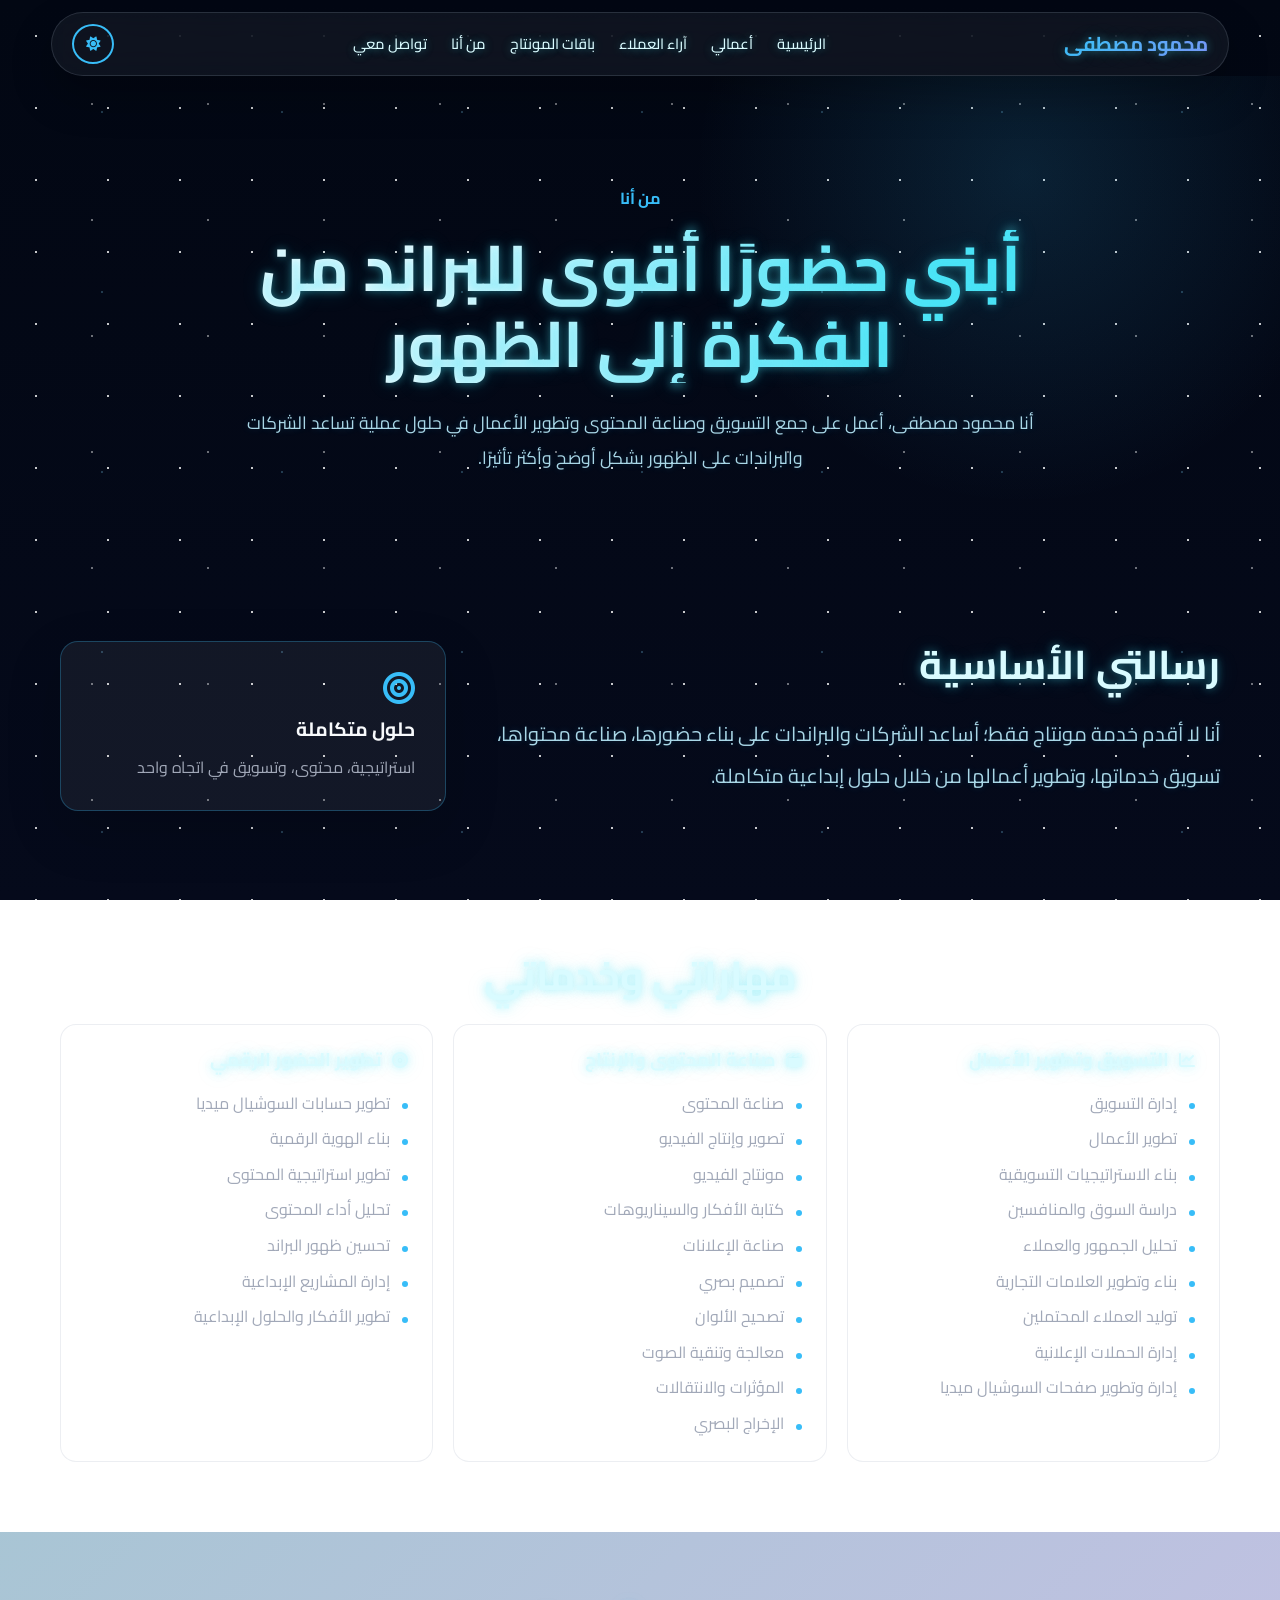
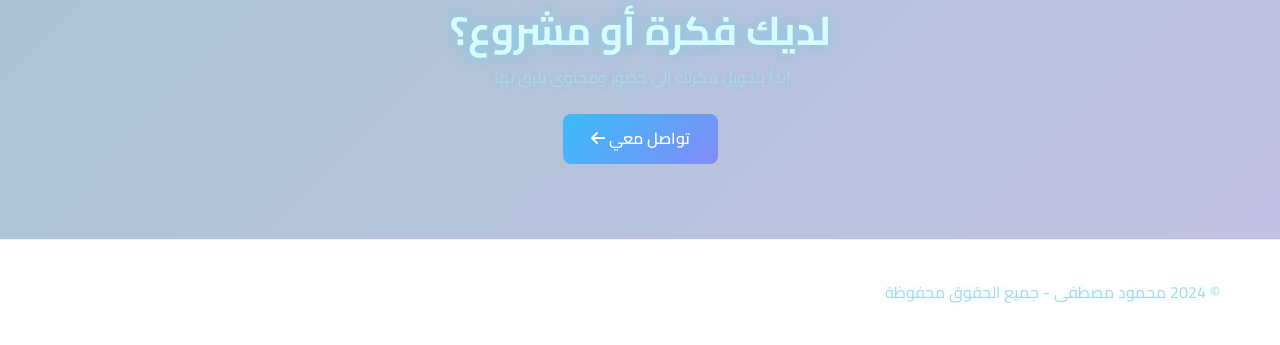
<file: about.html>
<!DOCTYPE html>
<html lang="ar" dir="rtl">
<head>
    <meta charset="UTF-8">
    <meta name="viewport" content="width=device-width, initial-scale=1.0">
    <meta name="description" content="تعرف على محمود مصطفى وخدماته ومهاراته في التسويق وصناعة المحتوى وتطوير الأعمال.">
    <title>من أنا | محمود مصطفى</title>
    <link rel="stylesheet" href="https://cdnjs.cloudflare.com/ajax/libs/font-awesome/6.4.0/css/all.min.css" referrerpolicy="no-referrer">
    <link rel="stylesheet" href="css/style.css">
</head>
<body>
    <nav class="navbar">
        <div class="container">
            <a href="index.html" class="logo" aria-label="العودة إلى الصفحة الرئيسية">
                <h1>محمود مصطفى</h1>
                <p class="subtitle">مصمم فيديو احترافي</p>
            </a>
            <ul class="nav-menu">
                <li><a href="index.html">الرئيسية</a></li>
                <li><a href="index.html#portfolio">أعمالي</a></li>
                <li><a href="index.html#reviews">آراء العملاء</a></li>
                <li><a href="editing-packages.html">باقات المونتاج</a></li>
                <li><a href="about.html" class="active" aria-current="page">من أنا</a></li>
                <li><a href="index.html#contact">تواصل معي</a></li>
            </ul>
            <div class="nav-actions">
                <button id="themeToggle" class="btn btn-secondary theme-toggle-btn" type="button" aria-label="تبديل الوضع">
                    <span class="theme-icon"><i class="fa-solid fa-moon"></i></span>
                </button>
            </div>
            <button class="hamburger" type="button" aria-label="فتح القائمة" aria-expanded="false">
                <span></span><span></span><span></span>
            </button>
        </div>
    </nav>

    <main class="about-details-page">
        <section class="about-details-hero">
            <div class="container">
                <span class="about-eyebrow">من أنا</span>
                <h2>أبني حضورًا أقوى للبراند من الفكرة إلى الظهور</h2>
                <p>أنا محمود مصطفى، أعمل على جمع التسويق وصناعة المحتوى وتطوير الأعمال في حلول عملية تساعد الشركات والبراندات على الظهور بشكل أوضح وأكثر تأثيرًا.</p>
            </div>
        </section>

        <section class="about-details-section">
            <div class="container about-details-intro">
                <div>
                    <h2>رسالتي الأساسية</h2>
                    <p class="about-statement">أنا لا أقدم خدمة مونتاج فقط؛ أساعد الشركات والبراندات على بناء حضورها، صناعة محتواها، تسويق خدماتها، وتطوير أعمالها من خلال حلول إبداعية متكاملة.</p>
                </div>
                <div class="about-details-highlight"><i class="fas fa-bullseye"></i><strong>حلول متكاملة</strong><span>استراتيجية، محتوى، وتسويق في اتجاه واحد</span></div>
            </div>
        </section>

        <section class="about-details-section skills-details-section">
            <div class="container">
                <h2>مهاراتي وخدماتي</h2>
                <div class="skills-details-grid">
                    <article class="skills-group"><h3><i class="fas fa-chart-line"></i> التسويق وتطوير الأعمال</h3><ul><li>إدارة التسويق</li><li>تطوير الأعمال</li><li>بناء الاستراتيجيات التسويقية</li><li>دراسة السوق والمنافسين</li><li>تحليل الجمهور والعملاء</li><li>بناء وتطوير العلامات التجارية</li><li>توليد العملاء المحتملين</li><li>إدارة الحملات الإعلانية</li><li>إدارة وتطوير صفحات السوشيال ميديا</li></ul></article>
                    <article class="skills-group"><h3><i class="fas fa-clapperboard"></i> صناعة المحتوى والإنتاج</h3><ul><li>صناعة المحتوى</li><li>تصوير وإنتاج الفيديو</li><li>مونتاج الفيديو</li><li>كتابة الأفكار والسيناريوهات</li><li>صناعة الإعلانات</li><li>تصميم بصري</li><li>تصحيح الألوان</li><li>معالجة وتنقية الصوت</li><li>المؤثرات والانتقالات</li><li>الإخراج البصري</li></ul></article>
                    <article class="skills-group"><h3><i class="fas fa-bullseye"></i> تطوير الحضور الرقمي</h3><ul><li>تطوير حسابات السوشيال ميديا</li><li>بناء الهوية الرقمية</li><li>تطوير استراتيجية المحتوى</li><li>تحليل أداء المحتوى</li><li>تحسين ظهور البراند</li><li>إدارة المشاريع الإبداعية</li><li>تطوير الأفكار والحلول الإبداعية</li></ul></article>
                </div>
            </div>
        </section>

        <section class="about-details-cta">
            <div class="container"><h2>لديك فكرة أو مشروع؟</h2><p>ابدأ بتحويل فكرتك إلى حضور ومحتوى يليق بها.</p><a class="btn btn-primary" href="index.html#contact">تواصل معي <i class="fas fa-arrow-left"></i></a></div>
        </section>
    </main>

    <footer class="footer"><div class="container"><p>&copy; 2024 محمود مصطفى - جميع الحقوق محفوظة</p><ul class="footer-links"><li><a href="index.html">الرئيسية</a></li><li><a href="index.html#reviews">آراء العملاء</a></li><li><a href="index.html#contact">تواصل</a></li></ul></div></footer>
    <script src="js/main.js"></script>
</body>
</html>
</file>
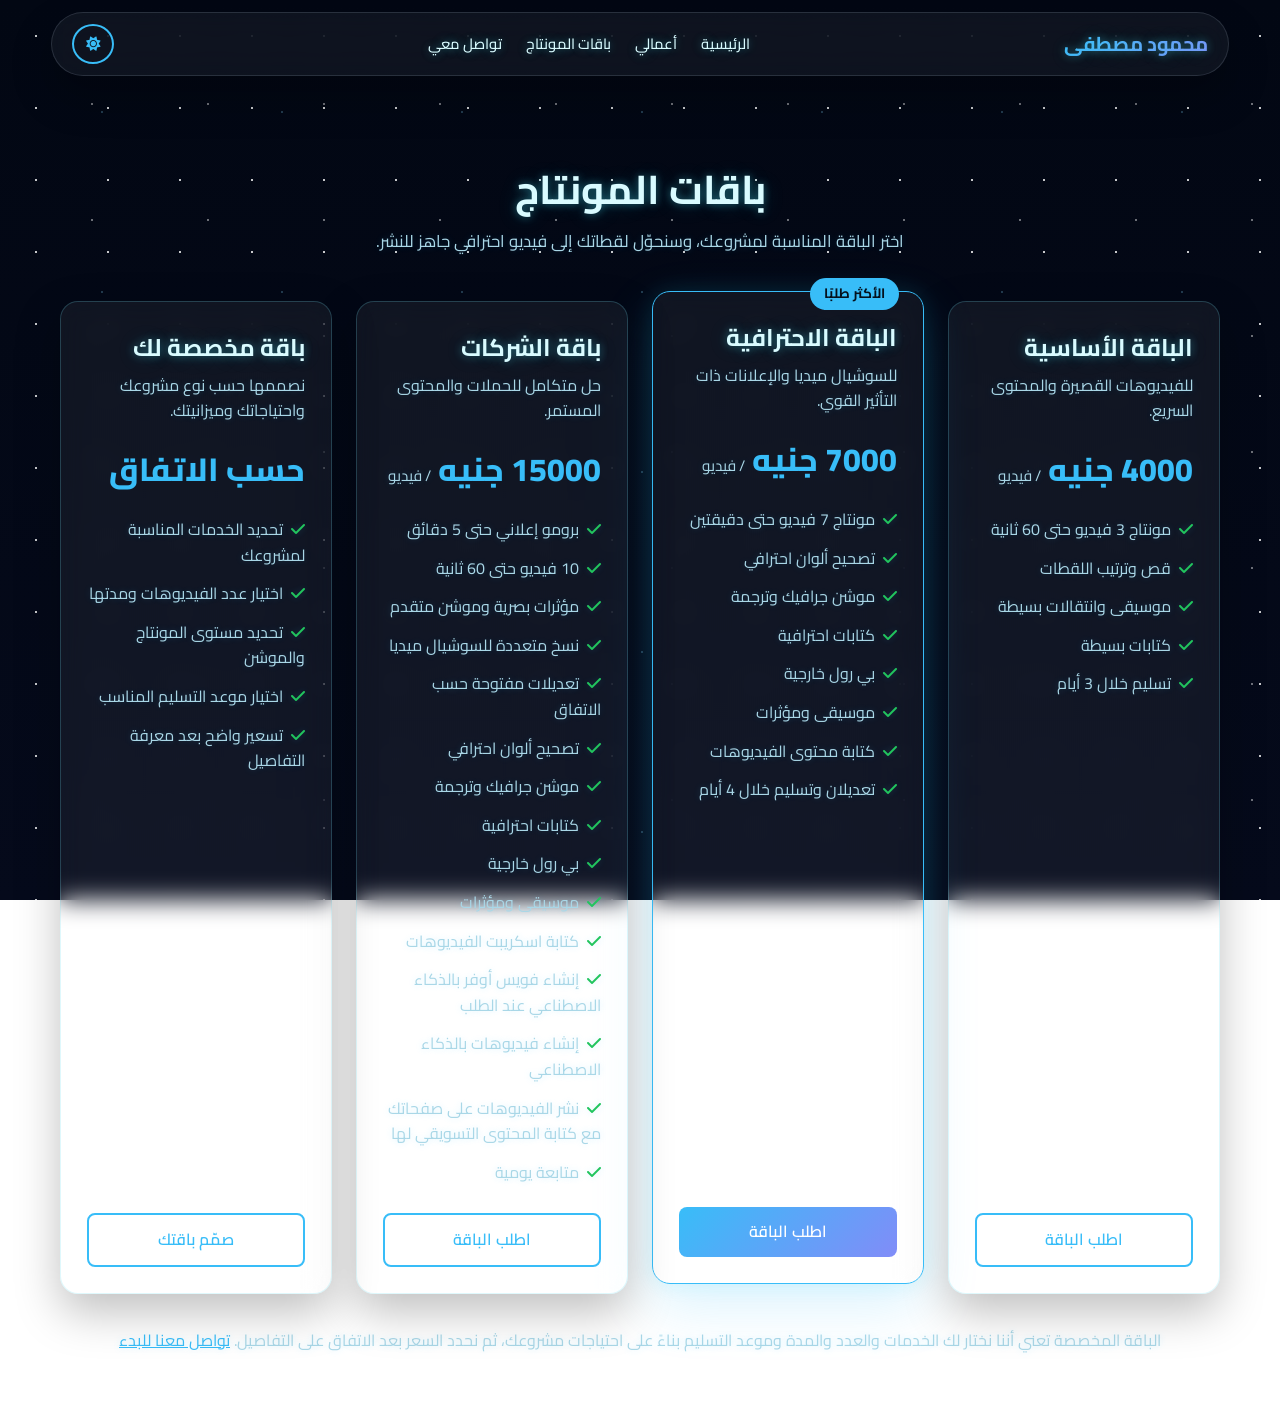
<file: editing-packages.html>
<!DOCTYPE html>
<html lang="ar" dir="rtl">
<head>
    <meta charset="UTF-8">
    <meta name="viewport" content="width=device-width, initial-scale=1.0">
    <meta name="description" content="باقات المونتاج الاحترافية مع محمود مصطفى للمحتوى والإعلانات والسوشيال ميديا.">
    <title>باقات المونتاج | محمود مصطفى</title>
    <link rel="stylesheet" href="https://cdnjs.cloudflare.com/ajax/libs/font-awesome/6.4.0/css/all.min.css" crossorigin="anonymous" referrerpolicy="no-referrer">
    <link rel="stylesheet" href="css/style.css">
    <style>
        .packages-page {
            min-height: 100vh;
            padding: 90px 0 70px;
            background: transparent;
        }

        .packages-intro {
            max-width: 720px;
            margin: 0 auto 46px;
            text-align: center;
        }

        .packages-intro h2 {
            margin-bottom: 14px;
        }

        .packages-intro p {
            font-size: 1.05rem;
        }

        .packages-grid {
            display: grid;
            grid-template-columns: repeat(4, minmax(0, 1fr));
            gap: 24px;
            align-items: stretch;
        }

        .package-card {
            position: relative;
            display: flex;
            flex-direction: column;
            padding: 32px 26px 26px;
            background: rgba(255, 255, 255, 0.06);
            border: 1px solid rgba(148, 163, 184, 0.2);
            border-radius: 14px;
            box-shadow: 0 18px 45px rgba(0, 0, 0, 0.25);
        }

        .package-card.featured {
            border-color: var(--primary-color);
            box-shadow: 0 22px 55px rgba(56, 189, 248, 0.16);
            transform: translateY(-10px);
        }

        .package-badge {
            position: absolute;
            top: -14px;
            right: 24px;
            padding: 5px 14px;
            border-radius: 999px;
            background: var(--primary-color);
            color: #04111d;
            font-size: 0.85rem;
            font-weight: 700;
        }

        .package-card h3 {
            margin-bottom: 10px;
        }

        .package-subtitle {
            min-height: 50px;
            margin-bottom: 20px;
        }

        .package-price {
            margin-bottom: 22px;
            color: var(--primary-color);
            font-size: 2rem;
            font-weight: 800;
        }

        .package-price span {
            color: var(--light-text);
            font-size: 0.95rem;
            font-weight: 400;
        }

        .package-features {
            display: grid;
            gap: 13px;
            margin: 0 0 28px;
            padding: 0;
            list-style: none;
        }

        .package-features li {
            color: var(--light-text);
        }

        .package-features i {
            margin-left: 8px;
            color: var(--success-color);
        }

        .package-card .btn {
            width: 100%;
            margin-top: auto;
        }

        .packages-note {
            margin: 34px auto 0;
            text-align: center;
        }

        .packages-note a {
            color: var(--primary-color);
        }

        @media (max-width: 1100px) {
            .packages-grid {
                grid-template-columns: repeat(2, minmax(0, 1fr));
            }
        }

        @media (max-width: 850px) {
            .packages-grid {
                grid-template-columns: 1fr;
                max-width: 560px;
                margin: 0 auto;
            }

            .package-card.featured {
                transform: none;
            }
        }

        @media (max-width: 520px) {
            .packages-page {
                padding-top: 70px;
            }

            .packages-intro {
                margin-bottom: 28px;
            }

            .packages-intro h2 {
                font-size: 2rem;
            }

            .packages-intro p,
            .package-subtitle,
            .package-features li,
            .packages-note {
                font-size: 0.95rem;
                line-height: 1.7;
            }

            .package-card {
                padding: 22px 16px 18px;
            }

            .package-card h3 {
                font-size: 1.45rem;
            }

            .package-price {
                font-size: 1.7rem;
            }

            .package-features {
                gap: 10px;
            }

            .package-features li {
                overflow-wrap: anywhere;
                word-break: break-word;
            }

            .package-features i {
                margin-left: 6px;
            }

            .package-card .btn {
                font-size: 0.9rem;
            }

            .packages-note {
                font-size: 0.9rem;
            }
        }

        .packages-page {
            background: transparent;
        }

        .packages-intro h2,
        .package-card h3,
        .packages-note {
            color: #d9fbff;
            text-shadow: 0 0 8px rgba(77, 228, 247, 0.42), 0 0 22px rgba(28, 215, 235, 0.18);
        }

        .packages-intro p,
        .package-subtitle,
        .package-features li,
        .package-price span {
            color: #a9d7e7;
            text-shadow: 0 0 7px rgba(56, 189, 248, 0.2);
        }

        .package-card {
            background: rgba(255, 255, 255, 0.055);
            border-color: rgba(109, 224, 239, 0.22);
            border-radius: 18px;
            backdrop-filter: blur(12px);
            transition: transform 0.35s ease, box-shadow 0.35s ease, border-color 0.35s ease;
        }

        .package-card:hover {
            transform: translateY(-8px);
            border-color: #4de4f7;
            box-shadow: 0 28px 60px rgba(0, 0, 0, 0.42), 0 0 26px rgba(28, 215, 235, 0.16);
        }

        .package-card.featured {
            box-shadow: 0 22px 55px rgba(56, 189, 248, 0.18), 0 0 24px rgba(28, 215, 235, 0.12);
        }

        body:not(.dark-mode) .packages-page {
            background: transparent;
        }

        body:not(.dark-mode) .packages-intro h2,
        body:not(.dark-mode) .package-card h3,
        body:not(.dark-mode) .packages-note {
            color: #0f172a;
            text-shadow: none;
        }

        body:not(.dark-mode) .packages-intro p,
        body:not(.dark-mode) .package-subtitle,
        body:not(.dark-mode) .package-features li,
        body:not(.dark-mode) .package-price span {
            color: #475569;
            text-shadow: none;
        }

        body:not(.dark-mode) .package-card {
            background: rgba(255, 255, 255, 0.88);
            border-color: rgba(15, 23, 42, 0.14);
        }

        @keyframes packagesSpaceDrift {
            from { background-position: 0 0, 34px 46px, 0 0; }
            to { background-position: 96px 96px, -114px 194px, 0 0; }
        }
    </style>
</head>
<body>
    <nav class="navbar">
        <div class="container">
            <a href="index.html" class="logo" aria-label="العودة إلى الصفحة الرئيسية">
                <h1>محمود مصطفى</h1>
                <p class="subtitle">مصمم فيديو احترافي</p>
            </a>
            <ul class="nav-menu">
                <li><a href="index.html">الرئيسية</a></li>
                <li><a href="index.html#portfolio">أعمالي</a></li>
                <li><a href="editing-packages.html" class="active" aria-current="page">باقات المونتاج</a></li>
                <li><a href="index.html#contact">تواصل معي</a></li>
            </ul>
            <div class="nav-actions">
                <button id="themeToggle" class="btn btn-secondary theme-toggle-btn" type="button" aria-label="تبديل الوضع">
                    <span class="theme-icon"><i class="fa-solid fa-moon"></i></span>
                </button>
            </div>
            <button class="hamburger" type="button" aria-label="فتح القائمة" aria-expanded="false">
                <span></span>
                <span></span>
                <span></span>
            </button>
        </div>
    </nav>

    <main class="packages-page">
        <div class="container">
            <header class="packages-intro">
                <h2>باقات المونتاج</h2>
                <p>اختر الباقة المناسبة لمشروعك، وسنحوّل لقطاتك إلى فيديو احترافي جاهز للنشر.</p>
            </header>

            <section class="packages-grid" aria-label="باقات المونتاج المتاحة">
                <article class="package-card">
                    <h3>الباقة الأساسية</h3>
                    <p class="package-subtitle">للفيديوهات القصيرة والمحتوى السريع.</p>
                    <div class="package-price">4000 جنيه <span>/ فيديو</span></div>
                    <ul class="package-features">
                        <li><i class="fas fa-check"></i>مونتاج 3 فيديو حتى 60 ثانية</li>
                        <li><i class="fas fa-check"></i>قص وترتيب اللقطات</li>
                        <li><i class="fas fa-check"></i>موسيقى وانتقالات بسيطة</li>
                        <li><i class="fas fa-check"></i>كتابات بسيطة</li>
                        <li><i class="fas fa-check"></i>تسليم خلال 3 أيام</li>
                    </ul>
                    <a class="btn btn-secondary" href="index.html#contact">اطلب الباقة</a>
                </article>

                <article class="package-card featured">
                    <span class="package-badge">الأكثر طلبًا</span>
                    <h3>الباقة الاحترافية</h3>
                    <p class="package-subtitle">للسوشيال ميديا والإعلانات ذات التأثير القوي.</p>
                    <div class="package-price">7000 جنيه <span>/ فيديو</span></div>
                    <ul class="package-features">
                        <li><i class="fas fa-check"></i>مونتاج 7 فيديو حتى دقيقتين</li>
                        <li><i class="fas fa-check"></i>تصحيح ألوان احترافي</li>
                        <li><i class="fas fa-check"></i>موشن جرافيك وترجمة</li>
                        <li><i class="fas fa-check"></i>كتابات احترافية</li>
                        <li><i class="fas fa-check"></i>بي رول خارجية</li>
                        <li><i class="fas fa-check"></i>موسيقى ومؤثرات</li>
                        <li><i class="fas fa-check"></i>كتابة محتوى الفيديوهات</li>
                        <li><i class="fas fa-check"></i>تعديلان وتسليم خلال 4 أيام</li>
                    </ul>
                    <a class="btn btn-primary" href="index.html#contact">اطلب الباقة</a>
                </article>

                <article class="package-card">
                    <h3>باقة الشركات</h3>
                    <p class="package-subtitle">حل متكامل للحملات والمحتوى المستمر.</p>
                    <div class="package-price">15000 جنيه <span>/ فيديو</span></div>
                    <ul class="package-features">
                        <li><i class="fas fa-check"></i>برومو إعلاني حتى 5 دقائق</li>
                        <li><i class="fas fa-check"></i>10 فيديو حتى 60 ثانية</li>
                        <li><i class="fas fa-check"></i>مؤثرات بصرية وموشن متقدم</li>
                        <li><i class="fas fa-check"></i>نسخ متعددة للسوشيال ميديا</li>
                        <li><i class="fas fa-check"></i>تعديلات مفتوحة حسب الاتفاق</li>
                        <li><i class="fas fa-check"></i>تصحيح ألوان احترافي</li>
                        <li><i class="fas fa-check"></i>موشن جرافيك وترجمة</li>
                        <li><i class="fas fa-check"></i>كتابات احترافية</li>
                        <li><i class="fas fa-check"></i>بي رول خارجية</li>
                        <li><i class="fas fa-check"></i>موسيقى ومؤثرات</li>
                        <li><i class="fas fa-check"></i>كتابة اسكريبت الفيديوهات</li>
                        <li><i class="fas fa-check"></i>إنشاء فويس أوفر بالذكاء الاصطناعي عند الطلب</li>
                        <li><i class="fas fa-check"></i>إنشاء فيديوهات بالذكاء الاصطناعي</li>
                        <li><i class="fas fa-check"></i>نشر الفيديوهات على صفحاتك مع كتابة المحتوى التسويقي لها</li>
                        <li><i class="fas fa-check"></i>متابعة يومية</li>
                    </ul>
                    <a class="btn btn-secondary" href="index.html#contact">اطلب الباقة</a>
                </article>

                <article class="package-card custom-package">
                    <h3>باقة مخصصة لك</h3>
                    <p class="package-subtitle">نصممها حسب نوع مشروعك واحتياجاتك وميزانيتك.</p>
                    <div class="package-price">حسب الاتفاق</div>
                    <ul class="package-features">
                        <li><i class="fas fa-check"></i>تحديد الخدمات المناسبة لمشروعك</li>
                        <li><i class="fas fa-check"></i>اختيار عدد الفيديوهات ومدتها</li>
                        <li><i class="fas fa-check"></i>تحديد مستوى المونتاج والموشن</li>
                        <li><i class="fas fa-check"></i>اختيار موعد التسليم المناسب</li>
                        <li><i class="fas fa-check"></i>تسعير واضح بعد معرفة التفاصيل</li>
                    </ul>
                    <a class="btn btn-secondary" href="custom-package.html">صمّم باقتك</a>
                </article>
            </section>

            <p class="packages-note">الباقة المخصصة تعني أننا نختار لك الخدمات والعدد والمدة وموعد التسليم بناءً على احتياجات مشروعك، ثم نحدد السعر بعد الاتفاق على التفاصيل. <a href="index.html#contact">تواصل معنا للبدء</a></p>
        </div>
    </main>

    <script src="js/main.js"></script>
    <script>
        document.querySelectorAll('.package-card:not(.custom-package)').forEach(card => {
            const requestLink = card.querySelector('a.btn');
            if (!requestLink) return;

            requestLink.addEventListener('click', event => {
                event.preventDefault();
                const packageName = card.querySelector('h3')?.textContent.trim() || 'باقة مونتاج';
                const price = card.querySelector('.package-price')?.textContent.trim() || 'حسب الاتفاق';
                const features = Array.from(card.querySelectorAll('.package-features li'))
                    .map(feature => `- ${feature.textContent.trim()}`)
                    .join('\n');
                const message = `مرحبًا، أريد طلب ${packageName}.\n\nالسعر: ${price}\n\nتفاصيل الباقة:\n${features}`;
                window.open(`https://wa.me/201016022870?text=${encodeURIComponent(message)}`, '_blank', 'noopener,noreferrer');
            });
        });
    </script>
</body>
</html>
</file>
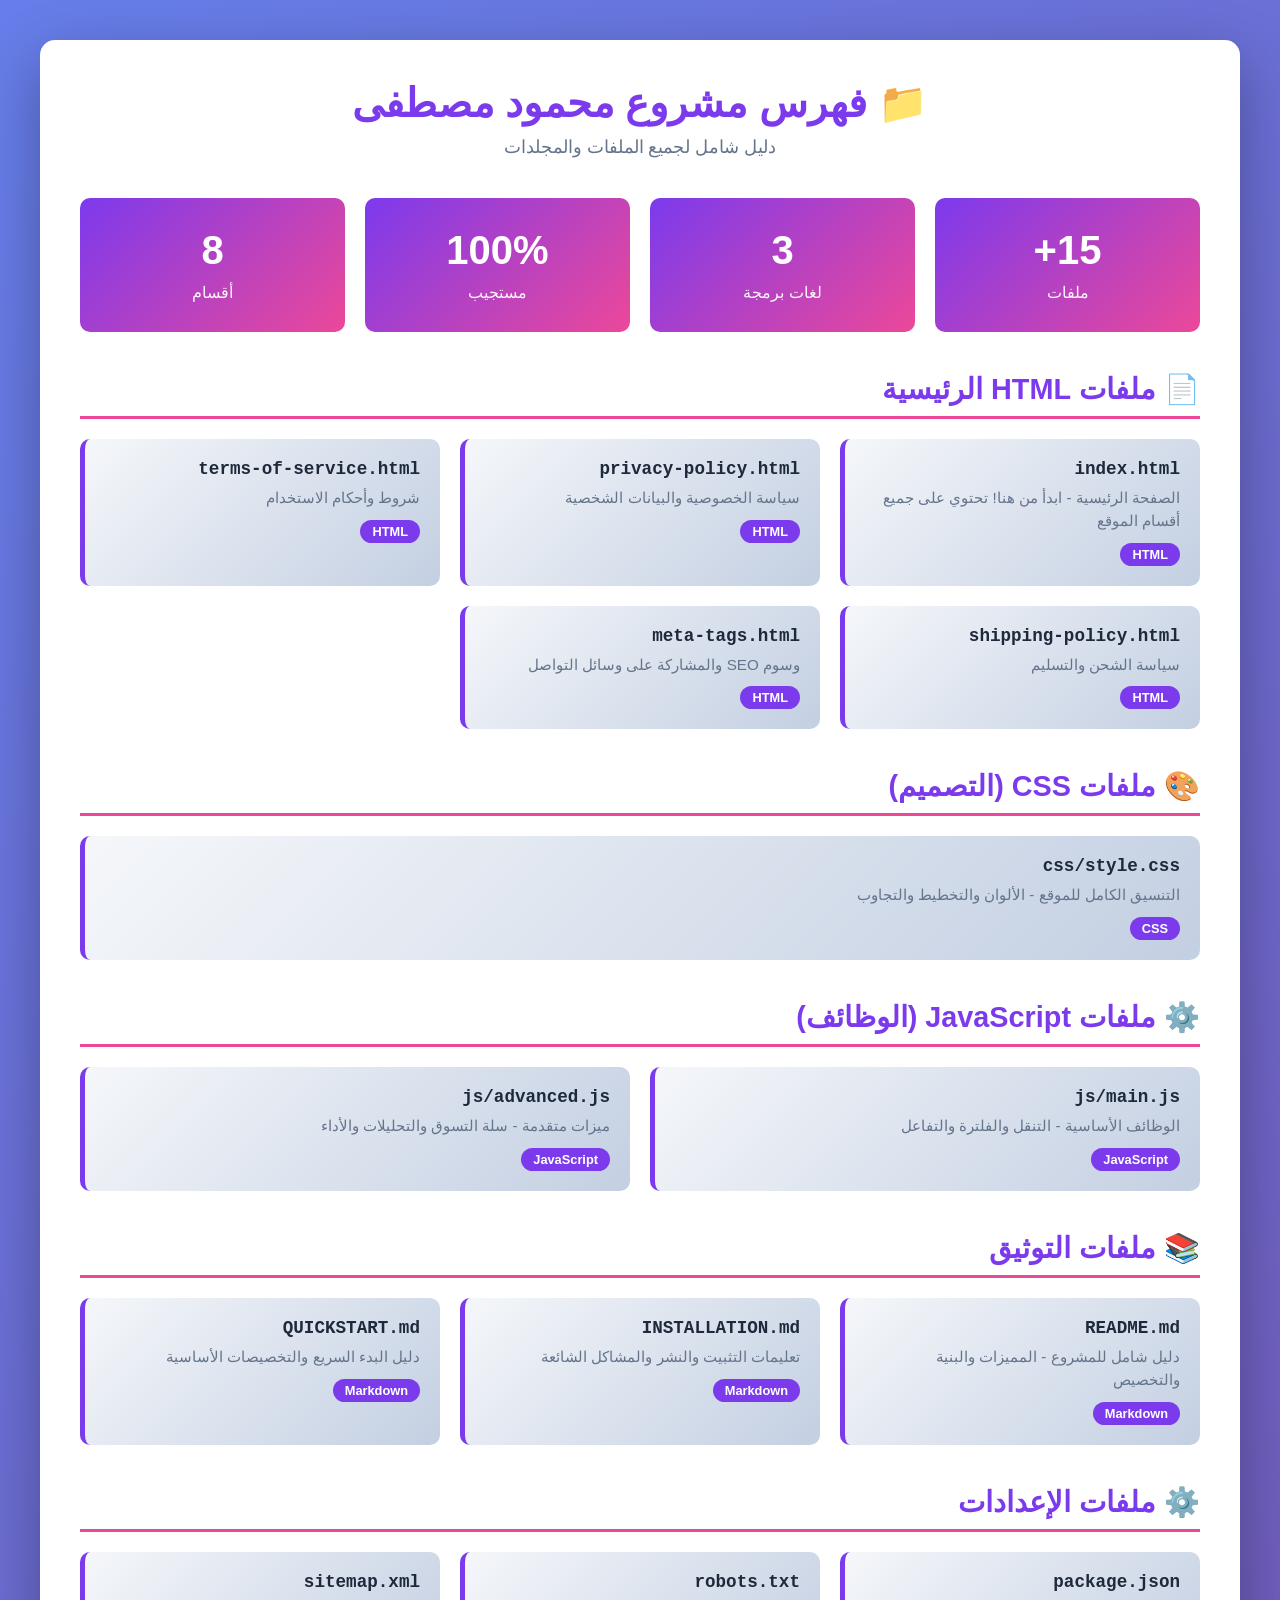
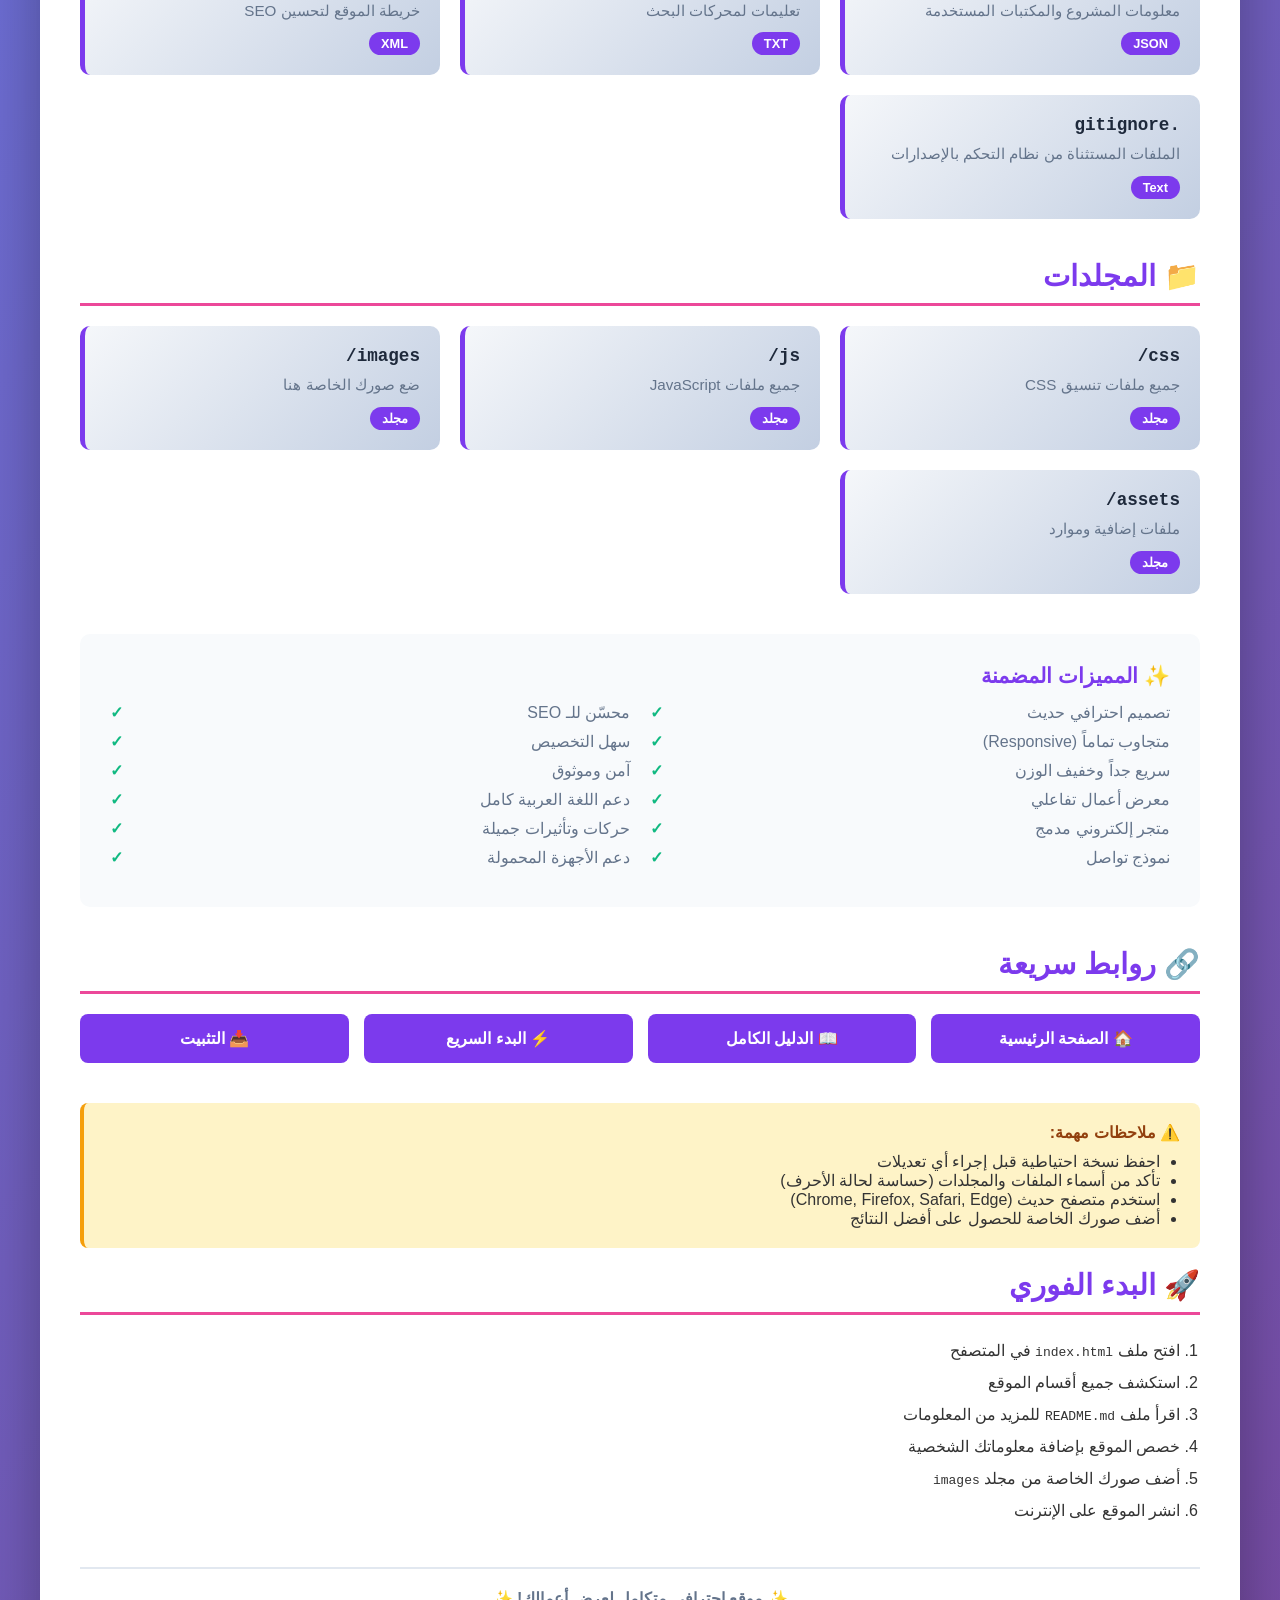
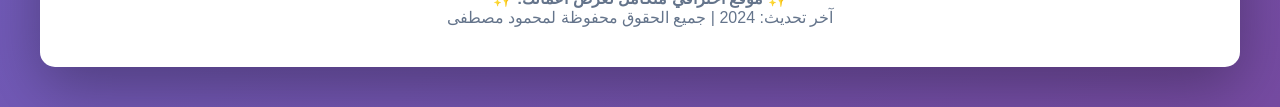
<file: FILE-INDEX.html>
<!DOCTYPE html>
<html lang="ar" dir="rtl">
<head>
    <meta charset="UTF-8">
    <meta name="viewport" content="width=device-width, initial-scale=1.0">
    <title>فهرس ملفات المشروع - محمود مصطفى</title>
    <style>
        * {
            margin: 0;
            padding: 0;
            box-sizing: border-box;
        }

        body {
            font-family: 'Segoe UI', Tahoma, Geneva, Verdana, sans-serif;
            background: linear-gradient(135deg, #667eea 0%, #764ba2 100%);
            min-height: 100vh;
            padding: 40px 20px;
            color: #333;
        }

        .container {
            max-width: 1200px;
            margin: 0 auto;
            background: white;
            border-radius: 15px;
            padding: 40px;
            box-shadow: 0 20px 60px rgba(0, 0, 0, 0.3);
        }

        h1 {
            text-align: center;
            color: #7c3aed;
            margin-bottom: 10px;
            font-size: 2.5rem;
        }

        .subtitle {
            text-align: center;
            color: #64748b;
            margin-bottom: 40px;
            font-size: 1.1rem;
        }

        .section {
            margin-bottom: 40px;
        }

        .section h2 {
            color: #7c3aed;
            margin-bottom: 20px;
            padding-bottom: 10px;
            border-bottom: 3px solid #ec4899;
            font-size: 1.8rem;
        }

        .file-list {
            display: grid;
            grid-template-columns: repeat(auto-fit, minmax(300px, 1fr));
            gap: 20px;
        }

        .file-card {
            background: linear-gradient(135deg, #f5f7fa 0%, #c3cfe2 100%);
            padding: 20px;
            border-radius: 10px;
            border-left: 5px solid #7c3aed;
            transition: all 0.3s ease;
        }

        .file-card:hover {
            transform: translateY(-5px);
            box-shadow: 0 10px 25px rgba(124, 58, 237, 0.2);
        }

        .file-name {
            font-weight: 600;
            color: #1e293b;
            margin-bottom: 8px;
            font-size: 1.1rem;
            font-family: 'Courier New', monospace;
        }

        .file-desc {
            color: #64748b;
            font-size: 0.95rem;
            line-height: 1.5;
        }

        .file-type {
            display: inline-block;
            background: #7c3aed;
            color: white;
            padding: 4px 12px;
            border-radius: 20px;
            font-size: 0.8rem;
            margin-top: 10px;
            font-weight: 600;
        }

        .stats {
            display: grid;
            grid-template-columns: repeat(auto-fit, minmax(200px, 1fr));
            gap: 20px;
            margin-bottom: 40px;
        }

        .stat-box {
            background: linear-gradient(135deg, #7c3aed, #ec4899);
            color: white;
            padding: 30px;
            border-radius: 10px;
            text-align: center;
        }

        .stat-number {
            font-size: 2.5rem;
            font-weight: 700;
            margin-bottom: 10px;
        }

        .stat-label {
            font-size: 1rem;
            opacity: 0.95;
        }

        .features {
            background: #f8fafc;
            padding: 30px;
            border-radius: 10px;
            margin: 20px 0;
        }

        .features h3 {
            color: #7c3aed;
            margin-bottom: 15px;
            font-size: 1.3rem;
        }

        .features ul {
            list-style: none;
            columns: 2;
            gap: 20px;
        }

        .features li {
            margin-bottom: 10px;
            padding-left: 25px;
            position: relative;
            color: #64748b;
        }

        .features li:before {
            content: "✓";
            position: absolute;
            left: 0;
            color: #10b981;
            font-weight: bold;
        }

        .quick-links {
            display: grid;
            grid-template-columns: repeat(auto-fit, minmax(200px, 1fr));
            gap: 15px;
            margin-top: 20px;
        }

        .quick-link {
            display: inline-block;
            background: #7c3aed;
            color: white;
            padding: 15px 25px;
            border-radius: 8px;
            text-decoration: none;
            text-align: center;
            transition: all 0.3s ease;
            font-weight: 600;
        }

        .quick-link:hover {
            background: #ec4899;
            transform: translateY(-3px);
        }

        .note {
            background: #fef3c7;
            border-left: 4px solid #f59e0b;
            padding: 20px;
            border-radius: 8px;
            margin: 20px 0;
        }

        .note strong {
            color: #92400e;
        }

        .footer {
            text-align: center;
            margin-top: 40px;
            padding-top: 20px;
            border-top: 2px solid #e2e8f0;
            color: #64748b;
        }

        @media (max-width: 768px) {
            .container {
                padding: 20px;
            }

            h1 {
                font-size: 2rem;
            }

            .features ul {
                columns: 1;
            }
        }
    </style>
</head>
<body>
    <div class="container">
        <h1>📁 فهرس مشروع محمود مصطفى</h1>
        <p class="subtitle">دليل شامل لجميع الملفات والمجلدات</p>

        <!-- Statistics -->
        <div class="stats">
            <div class="stat-box">
                <div class="stat-number">15+</div>
                <div class="stat-label">ملفات</div>
            </div>
            <div class="stat-box">
                <div class="stat-number">3</div>
                <div class="stat-label">لغات برمجة</div>
            </div>
            <div class="stat-box">
                <div class="stat-number">100%</div>
                <div class="stat-label">مستجيب</div>
            </div>
            <div class="stat-box">
                <div class="stat-number">8</div>
                <div class="stat-label">أقسام</div>
            </div>
        </div>

        <!-- Main Files Section -->
        <div class="section">
            <h2>📄 ملفات HTML الرئيسية</h2>
            <div class="file-list">
                <div class="file-card">
                    <div class="file-name">index.html</div>
                    <div class="file-desc">الصفحة الرئيسية - ابدأ من هنا! تحتوي على جميع أقسام الموقع</div>
                    <span class="file-type">HTML</span>
                </div>
                <div class="file-card">
                    <div class="file-name">privacy-policy.html</div>
                    <div class="file-desc">سياسة الخصوصية والبيانات الشخصية</div>
                    <span class="file-type">HTML</span>
                </div>
                <div class="file-card">
                    <div class="file-name">terms-of-service.html</div>
                    <div class="file-desc">شروط وأحكام الاستخدام</div>
                    <span class="file-type">HTML</span>
                </div>
                <div class="file-card">
                    <div class="file-name">shipping-policy.html</div>
                    <div class="file-desc">سياسة الشحن والتسليم</div>
                    <span class="file-type">HTML</span>
                </div>
                <div class="file-card">
                    <div class="file-name">meta-tags.html</div>
                    <div class="file-desc">وسوم SEO والمشاركة على وسائل التواصل</div>
                    <span class="file-type">HTML</span>
                </div>
            </div>
        </div>

        <!-- CSS Files Section -->
        <div class="section">
            <h2>🎨 ملفات CSS (التصميم)</h2>
            <div class="file-list">
                <div class="file-card">
                    <div class="file-name">css/style.css</div>
                    <div class="file-desc">التنسيق الكامل للموقع - الألوان والتخطيط والتجاوب</div>
                    <span class="file-type">CSS</span>
                </div>
            </div>
        </div>

        <!-- JavaScript Files Section -->
        <div class="section">
            <h2>⚙️ ملفات JavaScript (الوظائف)</h2>
            <div class="file-list">
                <div class="file-card">
                    <div class="file-name">js/main.js</div>
                    <div class="file-desc">الوظائف الأساسية - التنقل والفلترة والتفاعل</div>
                    <span class="file-type">JavaScript</span>
                </div>
                <div class="file-card">
                    <div class="file-name">js/advanced.js</div>
                    <div class="file-desc">ميزات متقدمة - سلة التسوق والتحليلات والأداء</div>
                    <span class="file-type">JavaScript</span>
                </div>
            </div>
        </div>

        <!-- Documentation Files Section -->
        <div class="section">
            <h2>📚 ملفات التوثيق</h2>
            <div class="file-list">
                <div class="file-card">
                    <div class="file-name">README.md</div>
                    <div class="file-desc">دليل شامل للمشروع - المميزات والبنية والتخصيص</div>
                    <span class="file-type">Markdown</span>
                </div>
                <div class="file-card">
                    <div class="file-name">INSTALLATION.md</div>
                    <div class="file-desc">تعليمات التثبيت والنشر والمشاكل الشائعة</div>
                    <span class="file-type">Markdown</span>
                </div>
                <div class="file-card">
                    <div class="file-name">QUICKSTART.md</div>
                    <div class="file-desc">دليل البدء السريع والتخصيصات الأساسية</div>
                    <span class="file-type">Markdown</span>
                </div>
            </div>
        </div>

        <!-- Configuration Files Section -->
        <div class="section">
            <h2>⚙️ ملفات الإعدادات</h2>
            <div class="file-list">
                <div class="file-card">
                    <div class="file-name">package.json</div>
                    <div class="file-desc">معلومات المشروع والمكتبات المستخدمة</div>
                    <span class="file-type">JSON</span>
                </div>
                <div class="file-card">
                    <div class="file-name">robots.txt</div>
                    <div class="file-desc">تعليمات لمحركات البحث</div>
                    <span class="file-type">TXT</span>
                </div>
                <div class="file-card">
                    <div class="file-name">sitemap.xml</div>
                    <div class="file-desc">خريطة الموقع لتحسين SEO</div>
                    <span class="file-type">XML</span>
                </div>
                <div class="file-card">
                    <div class="file-name">.gitignore</div>
                    <div class="file-desc">الملفات المستثناة من نظام التحكم بالإصدارات</div>
                    <span class="file-type">Text</span>
                </div>
            </div>
        </div>

        <!-- Folders Section -->
        <div class="section">
            <h2>📁 المجلدات</h2>
            <div class="file-list">
                <div class="file-card">
                    <div class="file-name">css/</div>
                    <div class="file-desc">جميع ملفات تنسيق CSS</div>
                    <span class="file-type">مجلد</span>
                </div>
                <div class="file-card">
                    <div class="file-name">js/</div>
                    <div class="file-desc">جميع ملفات JavaScript</div>
                    <span class="file-type">مجلد</span>
                </div>
                <div class="file-card">
                    <div class="file-name">images/</div>
                    <div class="file-desc">ضع صورك الخاصة هنا</div>
                    <span class="file-type">مجلد</span>
                </div>
                <div class="file-card">
                    <div class="file-name">assets/</div>
                    <div class="file-desc">ملفات إضافية وموارد</div>
                    <span class="file-type">مجلد</span>
                </div>
            </div>
        </div>

        <!-- Features Section -->
        <div class="section">
            <div class="features">
                <h3>✨ المميزات المضمنة</h3>
                <ul>
                    <li>تصميم احترافي حديث</li>
                    <li>متجاوب تماماً (Responsive)</li>
                    <li>سريع جداً وخفيف الوزن</li>
                    <li>معرض أعمال تفاعلي</li>
                    <li>متجر إلكتروني مدمج</li>
                    <li>نموذج تواصل</li>
                    <li>محسّن للـ SEO</li>
                    <li>سهل التخصيص</li>
                    <li>آمن وموثوق</li>
                    <li>دعم اللغة العربية كامل</li>
                    <li>حركات وتأثيرات جميلة</li>
                    <li>دعم الأجهزة المحمولة</li>
                </ul>
            </div>
        </div>

        <!-- Quick Links -->
        <div class="section">
            <h2>🔗 روابط سريعة</h2>
            <div class="quick-links">
                <a href="index.html" class="quick-link">🏠 الصفحة الرئيسية</a>
                <a href="README.md" class="quick-link">📖 الدليل الكامل</a>
                <a href="QUICKSTART.md" class="quick-link">⚡ البدء السريع</a>
                <a href="INSTALLATION.md" class="quick-link">📥 التثبيت</a>
            </div>
        </div>

        <!-- Important Notes -->
        <div class="note">
            <strong>⚠️ ملاحظات مهمة:</strong>
            <ul style="margin-top: 10px; margin-right: 20px;">
                <li>احفظ نسخة احتياطية قبل إجراء أي تعديلات</li>
                <li>تأكد من أسماء الملفات والمجلدات (حساسة لحالة الأحرف)</li>
                <li>استخدم متصفح حديث (Chrome, Firefox, Safari, Edge)</li>
                <li>أضف صورك الخاصة للحصول على أفضل النتائج</li>
            </ul>
        </div>

        <!-- Getting Started -->
        <div class="section">
            <h2>🚀 البدء الفوري</h2>
            <ol style="margin-right: 20px; line-height: 2;">
                <li>افتح ملف <code>index.html</code> في المتصفح</li>
                <li>استكشف جميع أقسام الموقع</li>
                <li>اقرأ ملف <code>README.md</code> للمزيد من المعلومات</li>
                <li>خصص الموقع بإضافة معلوماتك الشخصية</li>
                <li>أضف صورك الخاصة من مجلد <code>images</code></li>
                <li>انشر الموقع على الإنترنت</li>
            </ol>
        </div>

        <div class="footer">
            <p><strong>✨ موقع احترافي متكامل لعرض أعمالك! ✨</strong></p>
            <p>آخر تحديث: 2024 | جميع الحقوق محفوظة لمحمود مصطفى</p>
        </div>
    </div>
</body>
</html>
</file>
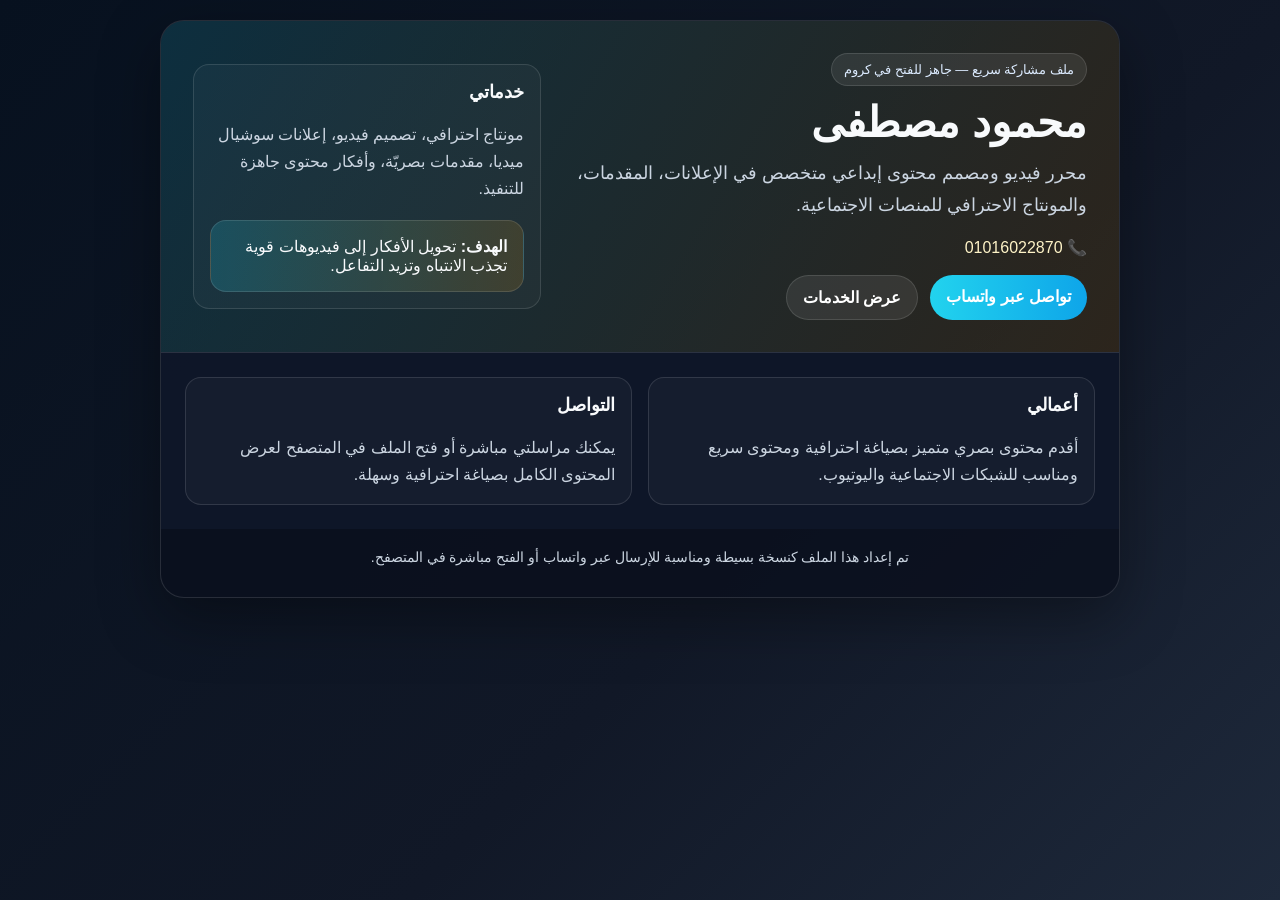
<file: mahmoud-figa-preview.html>
<!DOCTYPE html>
<html lang="ar" dir="rtl">
<head>
  <meta charset="UTF-8" />
  <meta name="viewport" content="width=device-width, initial-scale=1.0" />
  <meta name="theme-color" content="#0f172a" />
  <title>محمود مصطفى | ملف مشاركة سريع</title>
  <style>
    :root {
      --bg: #07111f;
      --card: rgba(15, 23, 42, 0.9);
      --text: #f8fafc;
      --muted: #cbd5e1;
      --accent: #22d3ee;
      --accent-2: #f59e0b;
      --line: rgba(255,255,255,0.12);
    }

    * { box-sizing: border-box; }
    body {
      margin: 0;
      font-family: Tahoma, Arial, sans-serif;
      background: linear-gradient(135deg, var(--bg), #111827 60%, #1e293b);
      color: var(--text);
      min-height: 100vh;
      padding: 20px;
    }

    .page {
      max-width: 960px;
      margin: 0 auto;
      background: rgba(10, 15, 29, 0.8);
      border: 1px solid var(--line);
      border-radius: 24px;
      overflow: hidden;
      box-shadow: 0 20px 60px rgba(0,0,0,0.35);
    }

    .hero {
      padding: 32px;
      background: linear-gradient(120deg, rgba(34,211,238,0.16), rgba(245,158,11,0.14));
      display: grid;
      grid-template-columns: 1.2fr 0.8fr;
      gap: 24px;
      align-items: center;
    }

    .badge {
      display: inline-block;
      padding: 8px 12px;
      background: rgba(255,255,255,0.08);
      border: 1px solid var(--line);
      color: #dbeafe;
      border-radius: 999px;
      font-size: 13px;
      margin-bottom: 12px;
    }

    h1 { font-size: clamp(28px, 4vw, 42px); margin: 0 0 10px; }
    .lead { font-size: 18px; line-height: 1.8; color: var(--muted); margin: 0 0 16px; }
    .phone { font-size: 16px; margin: 6px 0; color: #fef3c7; }

    .actions { display: flex; flex-wrap: wrap; gap: 12px; margin-top: 18px; }
    .btn {
      display: inline-block;
      text-decoration: none;
      padding: 12px 16px;
      border-radius: 999px;
      font-weight: bold;
      transition: transform .2s ease;
    }
    .btn:hover { transform: translateY(-2px); }
    .btn-primary { background: linear-gradient(90deg, var(--accent), #0ea5e9); color: white; }
    .btn-secondary { background: rgba(255,255,255,0.08); color: white; border: 1px solid var(--line); }

    .panel {
      background: var(--card);
      padding: 24px;
      border-top: 1px solid var(--line);
    }

    .grid {
      display: grid;
      grid-template-columns: repeat(2, minmax(0, 1fr));
      gap: 16px;
    }

    .box {
      background: rgba(255,255,255,0.03);
      border: 1px solid var(--line);
      border-radius: 16px;
      padding: 16px;
    }

    .box h3 { margin-top: 0; font-size: 18px; }
    .box p { color: var(--muted); line-height: 1.7; margin-bottom: 0; }

    .mini-card {
      margin-top: 18px;
      padding: 16px;
      border-radius: 16px;
      background: linear-gradient(90deg, rgba(34,211,238,0.18), rgba(245,158,11,0.14));
      border: 1px solid var(--line);
    }

    .footer {
      padding: 20px 32px 32px;
      color: var(--muted);
      text-align: center;
      font-size: 14px;
    }

    @media (max-width: 760px) {
      .hero { grid-template-columns: 1fr; padding: 24px; }
      .grid { grid-template-columns: 1fr; }
      .footer { padding: 20px 24px 28px; }
    }
  </style>
</head>
<body>
  <div class="page">
    <section class="hero">
      <div>
        <span class="badge">ملف مشاركة سريع — جاهز للفتح في كروم</span>
        <h1>محمود مصطفى</h1>
        <p class="lead">محرر فيديو ومصمم محتوى إبداعي متخصص في الإعلانات، المقدمات، والمونتاج الاحترافي للمنصات الاجتماعية.</p>
        <p class="phone">📞 01016022870</p>
        <div class="actions">
          <a class="btn btn-primary" href="https://wa.me/201016022870" target="_blank">تواصل عبر واتساب</a>
          <a class="btn btn-secondary" href="#contact">عرض الخدمات</a>
        </div>
      </div>
      <div class="box">
        <h3>خدماتي</h3>
        <p>مونتاج احترافي، تصميم فيديو، إعلانات سوشيال ميديا، مقدمات بصريّة، وأفكار محتوى جاهزة للتنفيذ.</p>
        <div class="mini-card">
          <strong>الهدف:</strong> تحويل الأفكار إلى فيديوهات قوية تجذب الانتباه وتزيد التفاعل.
        </div>
      </div>
    </section>

    <section class="panel" id="contact">
      <div class="grid">
        <div class="box">
          <h3>أعمالي</h3>
          <p>أقدم محتوى بصري متميز بصياغة احترافية ومحتوى سريع ومناسب للشبكات الاجتماعية واليوتيوب.</p>
        </div>
        <div class="box">
          <h3>التواصل</h3>
          <p>يمكنك مراسلتي مباشرة أو فتح الملف في المتصفح لعرض المحتوى الكامل بصياغة احترافية وسهلة.</p>
        </div>
      </div>
    </section>

    <div class="footer">
      تم إعداد هذا الملف كنسخة بسيطة ومناسبة للإرسال عبر واتساب أو الفتح مباشرة في المتصفح.
    </div>
  </div>
</body>
</html>
</file>
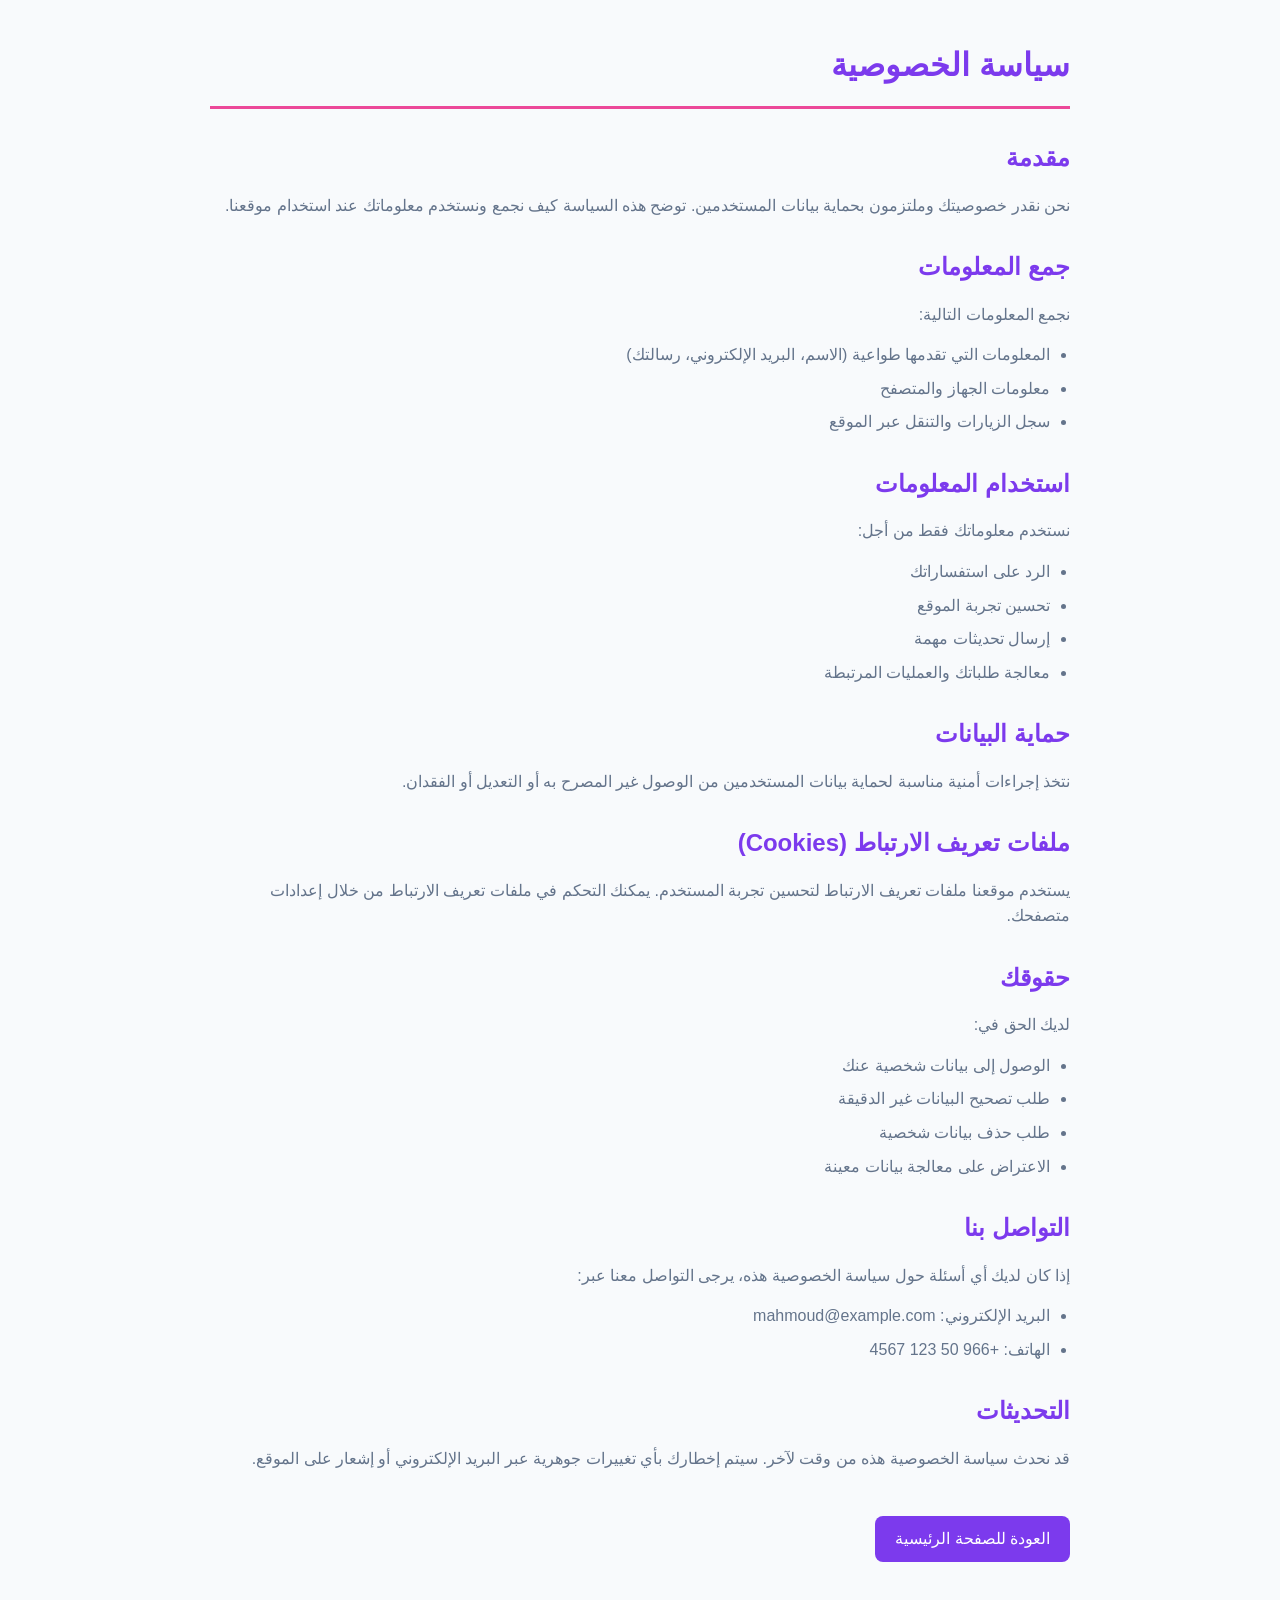
<file: privacy-policy.html>
<!DOCTYPE html>
<html lang="ar" dir="rtl">
<head>
    <meta charset="UTF-8">
    <meta name="viewport" content="width=device-width, initial-scale=1.0">
    <title>سياسة الخصوصية - محمود مصطفى</title>
    <style>
        * {
            margin: 0;
            padding: 0;
            box-sizing: border-box;
        }

        body {
            font-family: 'Segoe UI', Tahoma, Geneva, Verdana, sans-serif;
            line-height: 1.6;
            color: #1e293b;
            background-color: #f8fafc;
        }

        .container {
            max-width: 900px;
            margin: 0 auto;
            padding: 40px 20px;
        }

        h1 {
            color: #7c3aed;
            margin-bottom: 30px;
            border-bottom: 3px solid #ec4899;
            padding-bottom: 15px;
        }

        h2 {
            color: #7c3aed;
            margin: 30px 0 15px;
            margin-top: 30px;
        }

        p {
            margin-bottom: 15px;
            color: #64748b;
        }

        ul {
            margin-right: 20px;
            margin-bottom: 15px;
        }

        li {
            margin-bottom: 8px;
            color: #64748b;
        }

        .back-link {
            display: inline-block;
            margin-top: 30px;
            padding: 10px 20px;
            background: #7c3aed;
            color: white;
            text-decoration: none;
            border-radius: 8px;
            transition: all 0.3s ease;
        }

        .back-link:hover {
            background: #ec4899;
        }
    </style>
</head>
<body>
    <div class="container">
        <h1>سياسة الخصوصية</h1>
        
        <h2>مقدمة</h2>
        <p>نحن نقدر خصوصيتك وملتزمون بحماية بيانات المستخدمين. توضح هذه السياسة كيف نجمع ونستخدم معلوماتك عند استخدام موقعنا.</p>

        <h2>جمع المعلومات</h2>
        <p>نجمع المعلومات التالية:</p>
        <ul>
            <li>المعلومات التي تقدمها طواعية (الاسم، البريد الإلكتروني، رسالتك)</li>
            <li>معلومات الجهاز والمتصفح</li>
            <li>سجل الزيارات والتنقل عبر الموقع</li>
        </ul>

        <h2>استخدام المعلومات</h2>
        <p>نستخدم معلوماتك فقط من أجل:</p>
        <ul>
            <li>الرد على استفساراتك</li>
            <li>تحسين تجربة الموقع</li>
            <li>إرسال تحديثات مهمة</li>
            <li>معالجة طلباتك والعمليات المرتبطة</li>
        </ul>

        <h2>حماية البيانات</h2>
        <p>نتخذ إجراءات أمنية مناسبة لحماية بيانات المستخدمين من الوصول غير المصرح به أو التعديل أو الفقدان.</p>

        <h2>ملفات تعريف الارتباط (Cookies)</h2>
        <p>يستخدم موقعنا ملفات تعريف الارتباط لتحسين تجربة المستخدم. يمكنك التحكم في ملفات تعريف الارتباط من خلال إعدادات متصفحك.</p>

        <h2>حقوقك</h2>
        <p>لديك الحق في:</p>
        <ul>
            <li>الوصول إلى بيانات شخصية عنك</li>
            <li>طلب تصحيح البيانات غير الدقيقة</li>
            <li>طلب حذف بيانات شخصية</li>
            <li>الاعتراض على معالجة بيانات معينة</li>
        </ul>

        <h2>التواصل بنا</h2>
        <p>إذا كان لديك أي أسئلة حول سياسة الخصوصية هذه، يرجى التواصل معنا عبر:</p>
        <ul>
            <li>البريد الإلكتروني: mahmoud@example.com</li>
            <li>الهاتف: +966 50 123 4567</li>
        </ul>

        <h2>التحديثات</h2>
        <p>قد نحدث سياسة الخصوصية هذه من وقت لآخر. سيتم إخطارك بأي تغييرات جوهرية عبر البريد الإلكتروني أو إشعار على الموقع.</p>

        <a href="index.html" class="back-link">العودة للصفحة الرئيسية</a>
    </div>
</body>
</html>
</file>
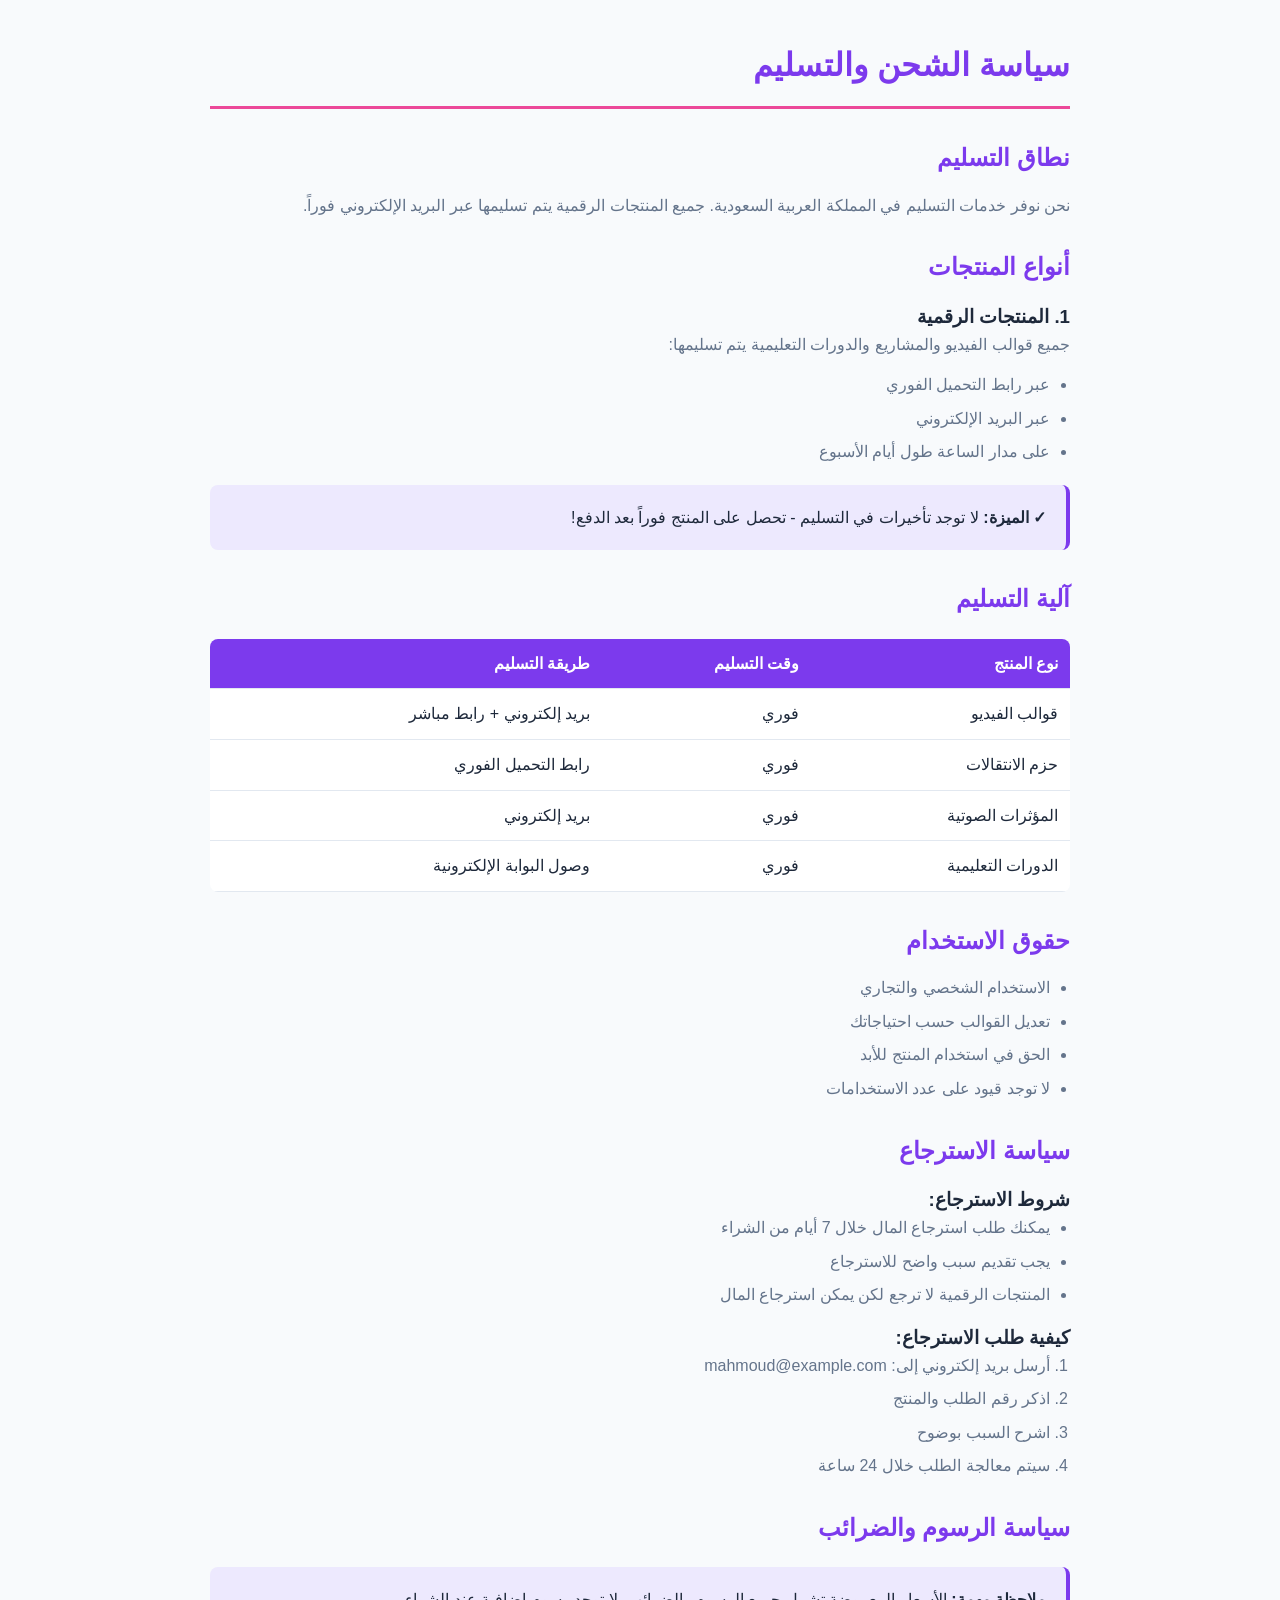
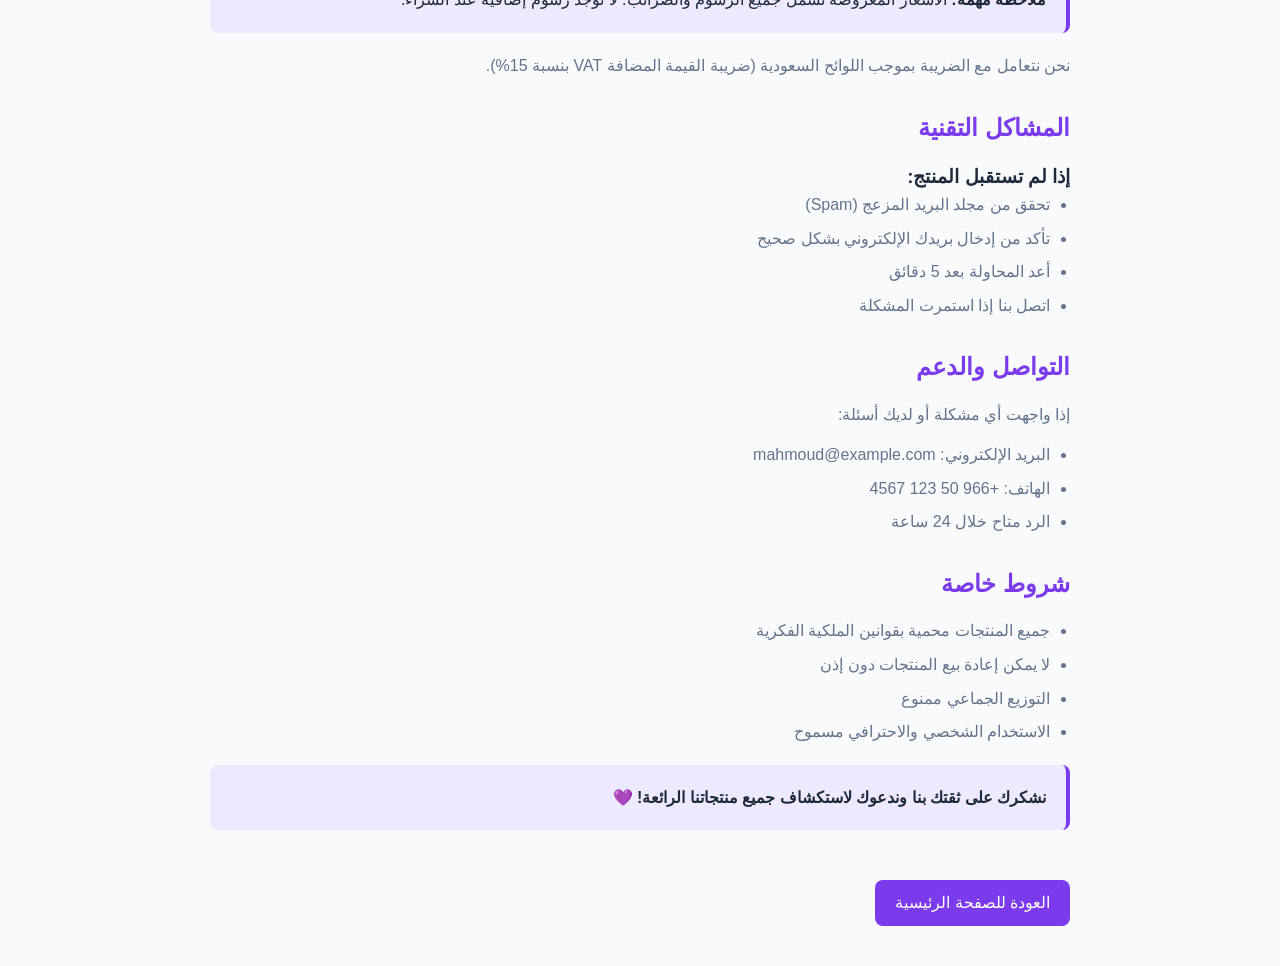
<file: shipping-policy.html>
<!DOCTYPE html>
<html lang="ar" dir="rtl">
<head>
    <meta charset="UTF-8">
    <meta name="viewport" content="width=device-width, initial-scale=1.0">
    <title>سياسة الشحن والتسليم - محمود مصطفى</title>
    <style>
        * {
            margin: 0;
            padding: 0;
            box-sizing: border-box;
        }

        body {
            font-family: 'Segoe UI', Tahoma, Geneva, Verdana, sans-serif;
            line-height: 1.6;
            color: #1e293b;
            background-color: #f8fafc;
        }

        .container {
            max-width: 900px;
            margin: 0 auto;
            padding: 40px 20px;
        }

        h1 {
            color: #7c3aed;
            margin-bottom: 30px;
            border-bottom: 3px solid #ec4899;
            padding-bottom: 15px;
        }

        h2 {
            color: #7c3aed;
            margin: 30px 0 15px;
            margin-top: 30px;
        }

        p {
            margin-bottom: 15px;
            color: #64748b;
        }

        ul {
            margin-right: 20px;
            margin-bottom: 15px;
        }

        li {
            margin-bottom: 8px;
            color: #64748b;
        }

        .highlight {
            background: #ede9fe;
            padding: 20px;
            border-right: 4px solid #7c3aed;
            border-radius: 8px;
            margin: 20px 0;
        }

        table {
            width: 100%;
            border-collapse: collapse;
            margin: 20px 0;
            background: white;
            border-radius: 8px;
            overflow: hidden;
        }

        th, td {
            padding: 12px;
            text-align: right;
            border-bottom: 1px solid #e2e8f0;
        }

        th {
            background: #7c3aed;
            color: white;
            font-weight: 600;
        }

        tr:hover {
            background: #f8fafc;
        }

        .back-link {
            display: inline-block;
            margin-top: 30px;
            padding: 10px 20px;
            background: #7c3aed;
            color: white;
            text-decoration: none;
            border-radius: 8px;
            transition: all 0.3s ease;
        }

        .back-link:hover {
            background: #ec4899;
        }
    </style>
</head>
<body>
    <div class="container">
        <h1>سياسة الشحن والتسليم</h1>
        
        <h2>نطاق التسليم</h2>
        <p>نحن نوفر خدمات التسليم في المملكة العربية السعودية. جميع المنتجات الرقمية يتم تسليمها عبر البريد الإلكتروني فوراً.</p>

        <h2>أنواع المنتجات</h2>
        
        <h3>1. المنتجات الرقمية</h3>
        <p>جميع قوالب الفيديو والمشاريع والدورات التعليمية يتم تسليمها:</p>
        <ul>
            <li>عبر رابط التحميل الفوري</li>
            <li>عبر البريد الإلكتروني</li>
            <li>على مدار الساعة طول أيام الأسبوع</li>
        </ul>

        <div class="highlight">
            <strong>✓ الميزة:</strong> لا توجد تأخيرات في التسليم - تحصل على المنتج فوراً بعد الدفع!
        </div>

        <h2>آلية التسليم</h2>
        
        <table>
            <thead>
                <tr>
                    <th>نوع المنتج</th>
                    <th>وقت التسليم</th>
                    <th>طريقة التسليم</th>
                </tr>
            </thead>
            <tbody>
                <tr>
                    <td>قوالب الفيديو</td>
                    <td>فوري</td>
                    <td>بريد إلكتروني + رابط مباشر</td>
                </tr>
                <tr>
                    <td>حزم الانتقالات</td>
                    <td>فوري</td>
                    <td>رابط التحميل الفوري</td>
                </tr>
                <tr>
                    <td>المؤثرات الصوتية</td>
                    <td>فوري</td>
                    <td>بريد إلكتروني</td>
                </tr>
                <tr>
                    <td>الدورات التعليمية</td>
                    <td>فوري</td>
                    <td>وصول البوابة الإلكترونية</td>
                </tr>
            </tbody>
        </table>

        <h2>حقوق الاستخدام</h2>
        <ul>
            <li>الاستخدام الشخصي والتجاري</li>
            <li>تعديل القوالب حسب احتياجاتك</li>
            <li>الحق في استخدام المنتج للأبد</li>
            <li>لا توجد قيود على عدد الاستخدامات</li>
        </ul>

        <h2>سياسة الاسترجاع</h2>
        
        <h3>شروط الاسترجاع:</h3>
        <ul>
            <li>يمكنك طلب استرجاع المال خلال 7 أيام من الشراء</li>
            <li>يجب تقديم سبب واضح للاسترجاع</li>
            <li>المنتجات الرقمية لا ترجع لكن يمكن استرجاع المال</li>
        </ul>

        <h3>كيفية طلب الاسترجاع:</h3>
        <ol style="margin-right: 20px;">
            <li>أرسل بريد إلكتروني إلى: mahmoud@example.com</li>
            <li>اذكر رقم الطلب والمنتج</li>
            <li>اشرح السبب بوضوح</li>
            <li>سيتم معالجة الطلب خلال 24 ساعة</li>
        </ol>

        <h2>سياسة الرسوم والضرائب</h2>
        
        <div class="highlight">
            <strong>ملاحظة مهمة:</strong> الأسعار المعروضة تشمل جميع الرسوم والضرائب. لا توجد رسوم إضافية عند الشراء.
        </div>

        <p>نحن نتعامل مع الضريبة بموجب اللوائح السعودية (ضريبة القيمة المضافة VAT بنسبة 15%).</p>

        <h2>المشاكل التقنية</h2>
        
        <h3>إذا لم تستقبل المنتج:</h3>
        <ul>
            <li>تحقق من مجلد البريد المزعج (Spam)</li>
            <li>تأكد من إدخال بريدك الإلكتروني بشكل صحيح</li>
            <li>أعد المحاولة بعد 5 دقائق</li>
            <li>اتصل بنا إذا استمرت المشكلة</li>
        </ul>

        <h2>التواصل والدعم</h2>
        
        <p>إذا واجهت أي مشكلة أو لديك أسئلة:</p>
        <ul>
            <li>البريد الإلكتروني: mahmoud@example.com</li>
            <li>الهاتف: +966 50 123 4567</li>
            <li>الرد متاح خلال 24 ساعة</li>
        </ul>

        <h2>شروط خاصة</h2>
        
        <ul>
            <li>جميع المنتجات محمية بقوانين الملكية الفكرية</li>
            <li>لا يمكن إعادة بيع المنتجات دون إذن</li>
            <li>التوزيع الجماعي ممنوع</li>
            <li>الاستخدام الشخصي والاحترافي مسموح</li>
        </ul>

        <div class="highlight">
            <strong>نشكرك على ثقتك بنا وندعوك لاستكشاف جميع منتجاتنا الرائعة! 💜</strong>
        </div>

        <a href="index.html" class="back-link">العودة للصفحة الرئيسية</a>
    </div>
</body>
</html>
</file>
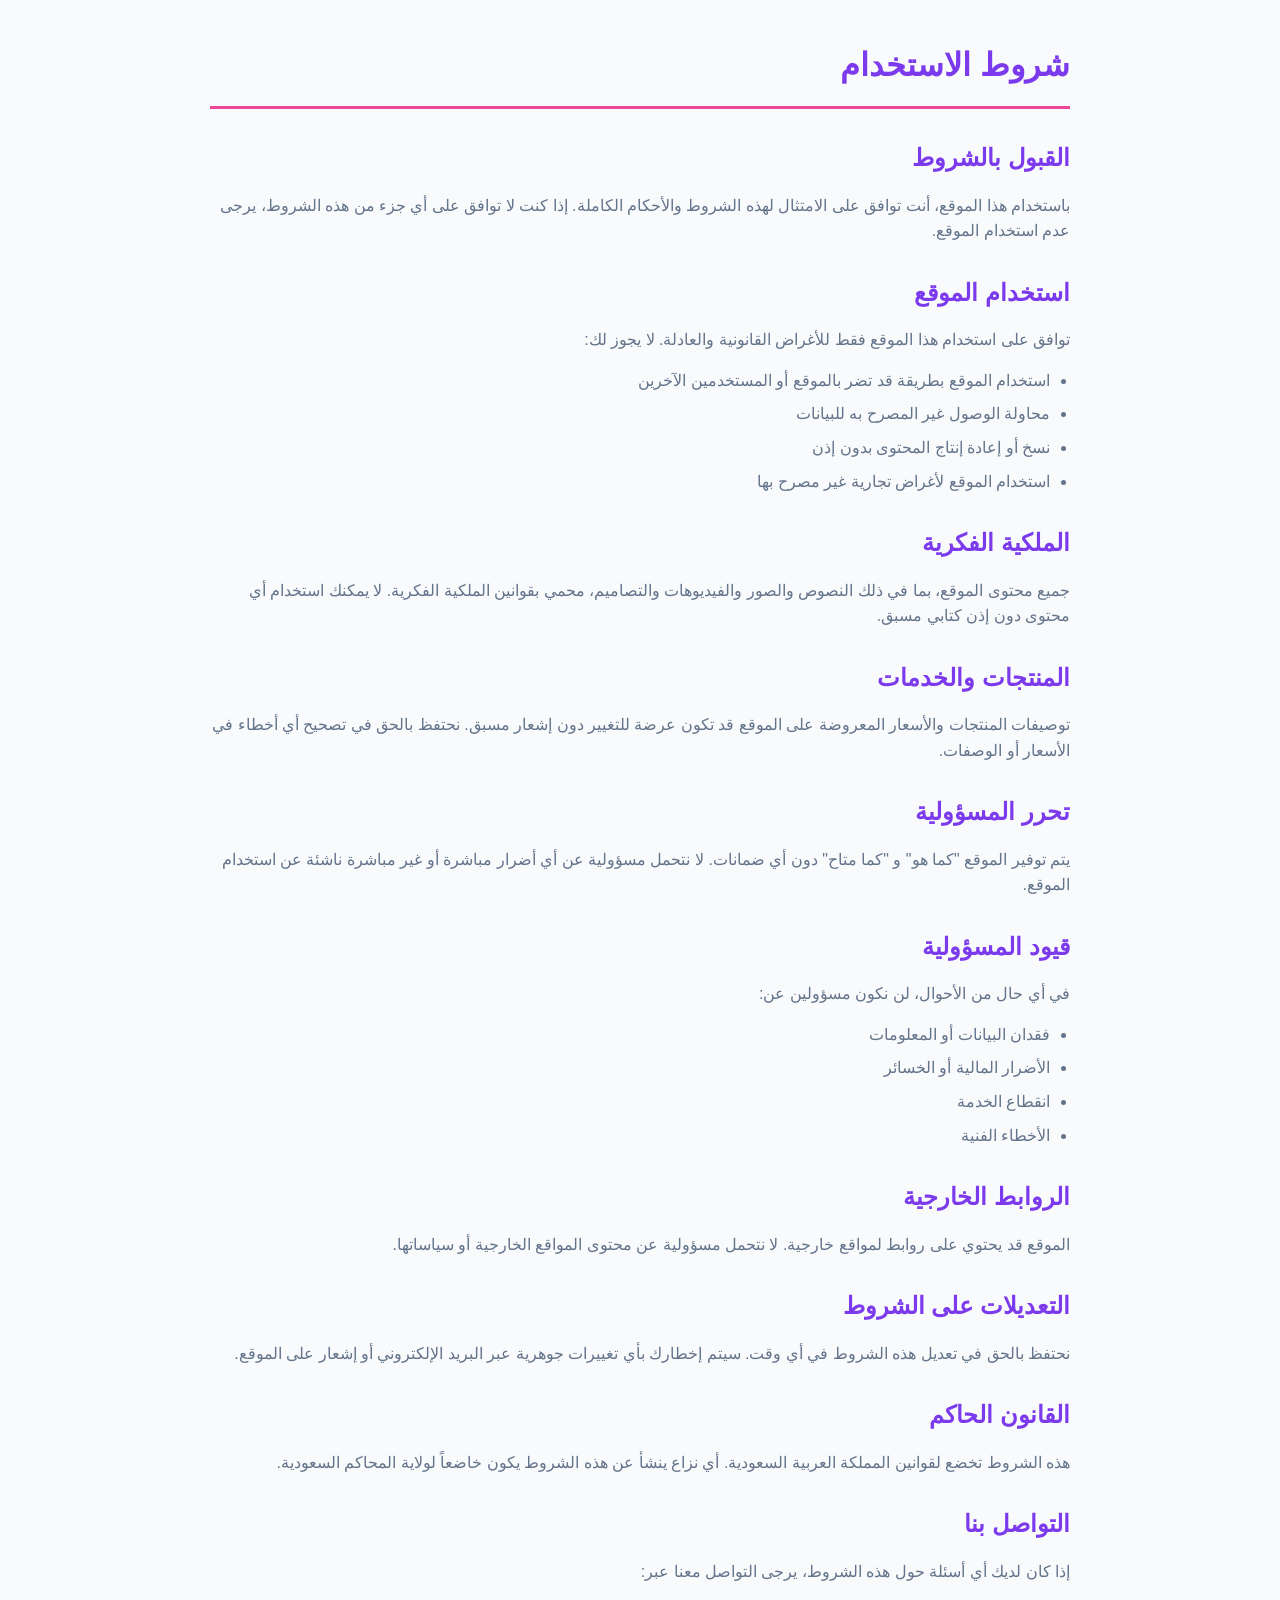
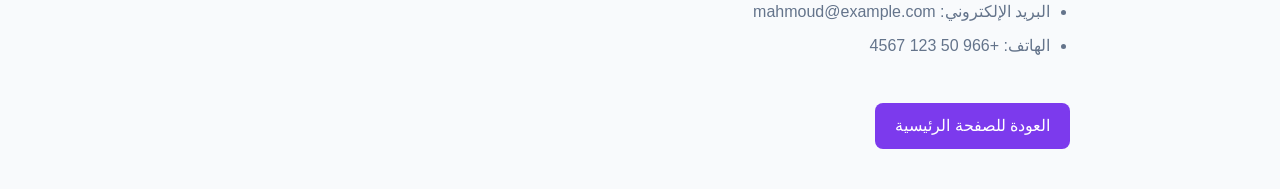
<file: terms-of-service.html>
<!DOCTYPE html>
<html lang="ar" dir="rtl">
<head>
    <meta charset="UTF-8">
    <meta name="viewport" content="width=device-width, initial-scale=1.0">
    <title>شروط الاستخدام - محمود مصطفى</title>
    <style>
        * {
            margin: 0;
            padding: 0;
            box-sizing: border-box;
        }

        body {
            font-family: 'Segoe UI', Tahoma, Geneva, Verdana, sans-serif;
            line-height: 1.6;
            color: #1e293b;
            background-color: #f8fafc;
        }

        .container {
            max-width: 900px;
            margin: 0 auto;
            padding: 40px 20px;
        }

        h1 {
            color: #7c3aed;
            margin-bottom: 30px;
            border-bottom: 3px solid #ec4899;
            padding-bottom: 15px;
        }

        h2 {
            color: #7c3aed;
            margin: 30px 0 15px;
            margin-top: 30px;
        }

        p {
            margin-bottom: 15px;
            color: #64748b;
        }

        ul {
            margin-right: 20px;
            margin-bottom: 15px;
        }

        li {
            margin-bottom: 8px;
            color: #64748b;
        }

        .back-link {
            display: inline-block;
            margin-top: 30px;
            padding: 10px 20px;
            background: #7c3aed;
            color: white;
            text-decoration: none;
            border-radius: 8px;
            transition: all 0.3s ease;
        }

        .back-link:hover {
            background: #ec4899;
        }
    </style>
</head>
<body>
    <div class="container">
        <h1>شروط الاستخدام</h1>
        
        <h2>القبول بالشروط</h2>
        <p>باستخدام هذا الموقع، أنت توافق على الامتثال لهذه الشروط والأحكام الكاملة. إذا كنت لا توافق على أي جزء من هذه الشروط، يرجى عدم استخدام الموقع.</p>

        <h2>استخدام الموقع</h2>
        <p>توافق على استخدام هذا الموقع فقط للأغراض القانونية والعادلة. لا يجوز لك:</p>
        <ul>
            <li>استخدام الموقع بطريقة قد تضر بالموقع أو المستخدمين الآخرين</li>
            <li>محاولة الوصول غير المصرح به للبيانات</li>
            <li>نسخ أو إعادة إنتاج المحتوى بدون إذن</li>
            <li>استخدام الموقع لأغراض تجارية غير مصرح بها</li>
        </ul>

        <h2>الملكية الفكرية</h2>
        <p>جميع محتوى الموقع، بما في ذلك النصوص والصور والفيديوهات والتصاميم، محمي بقوانين الملكية الفكرية. لا يمكنك استخدام أي محتوى دون إذن كتابي مسبق.</p>

        <h2>المنتجات والخدمات</h2>
        <p>توصيفات المنتجات والأسعار المعروضة على الموقع قد تكون عرضة للتغيير دون إشعار مسبق. نحتفظ بالحق في تصحيح أي أخطاء في الأسعار أو الوصفات.</p>

        <h2>تحرر المسؤولية</h2>
        <p>يتم توفير الموقع "كما هو" و "كما متاح" دون أي ضمانات. لا نتحمل مسؤولية عن أي أضرار مباشرة أو غير مباشرة ناشئة عن استخدام الموقع.</p>

        <h2>قيود المسؤولية</h2>
        <p>في أي حال من الأحوال، لن نكون مسؤولين عن:</p>
        <ul>
            <li>فقدان البيانات أو المعلومات</li>
            <li>الأضرار المالية أو الخسائر</li>
            <li>انقطاع الخدمة</li>
            <li>الأخطاء الفنية</li>
        </ul>

        <h2>الروابط الخارجية</h2>
        <p>الموقع قد يحتوي على روابط لمواقع خارجية. لا نتحمل مسؤولية عن محتوى المواقع الخارجية أو سياساتها.</p>

        <h2>التعديلات على الشروط</h2>
        <p>نحتفظ بالحق في تعديل هذه الشروط في أي وقت. سيتم إخطارك بأي تغييرات جوهرية عبر البريد الإلكتروني أو إشعار على الموقع.</p>

        <h2>القانون الحاكم</h2>
        <p>هذه الشروط تخضع لقوانين المملكة العربية السعودية. أي نزاع ينشأ عن هذه الشروط يكون خاضعاً لولاية المحاكم السعودية.</p>

        <h2>التواصل بنا</h2>
        <p>إذا كان لديك أي أسئلة حول هذه الشروط، يرجى التواصل معنا عبر:</p>
        <ul>
            <li>البريد الإلكتروني: mahmoud@example.com</li>
            <li>الهاتف: +966 50 123 4567</li>
        </ul>

        <a href="index.html" class="back-link">العودة للصفحة الرئيسية</a>
    </div>
</body>
</html>
</file>
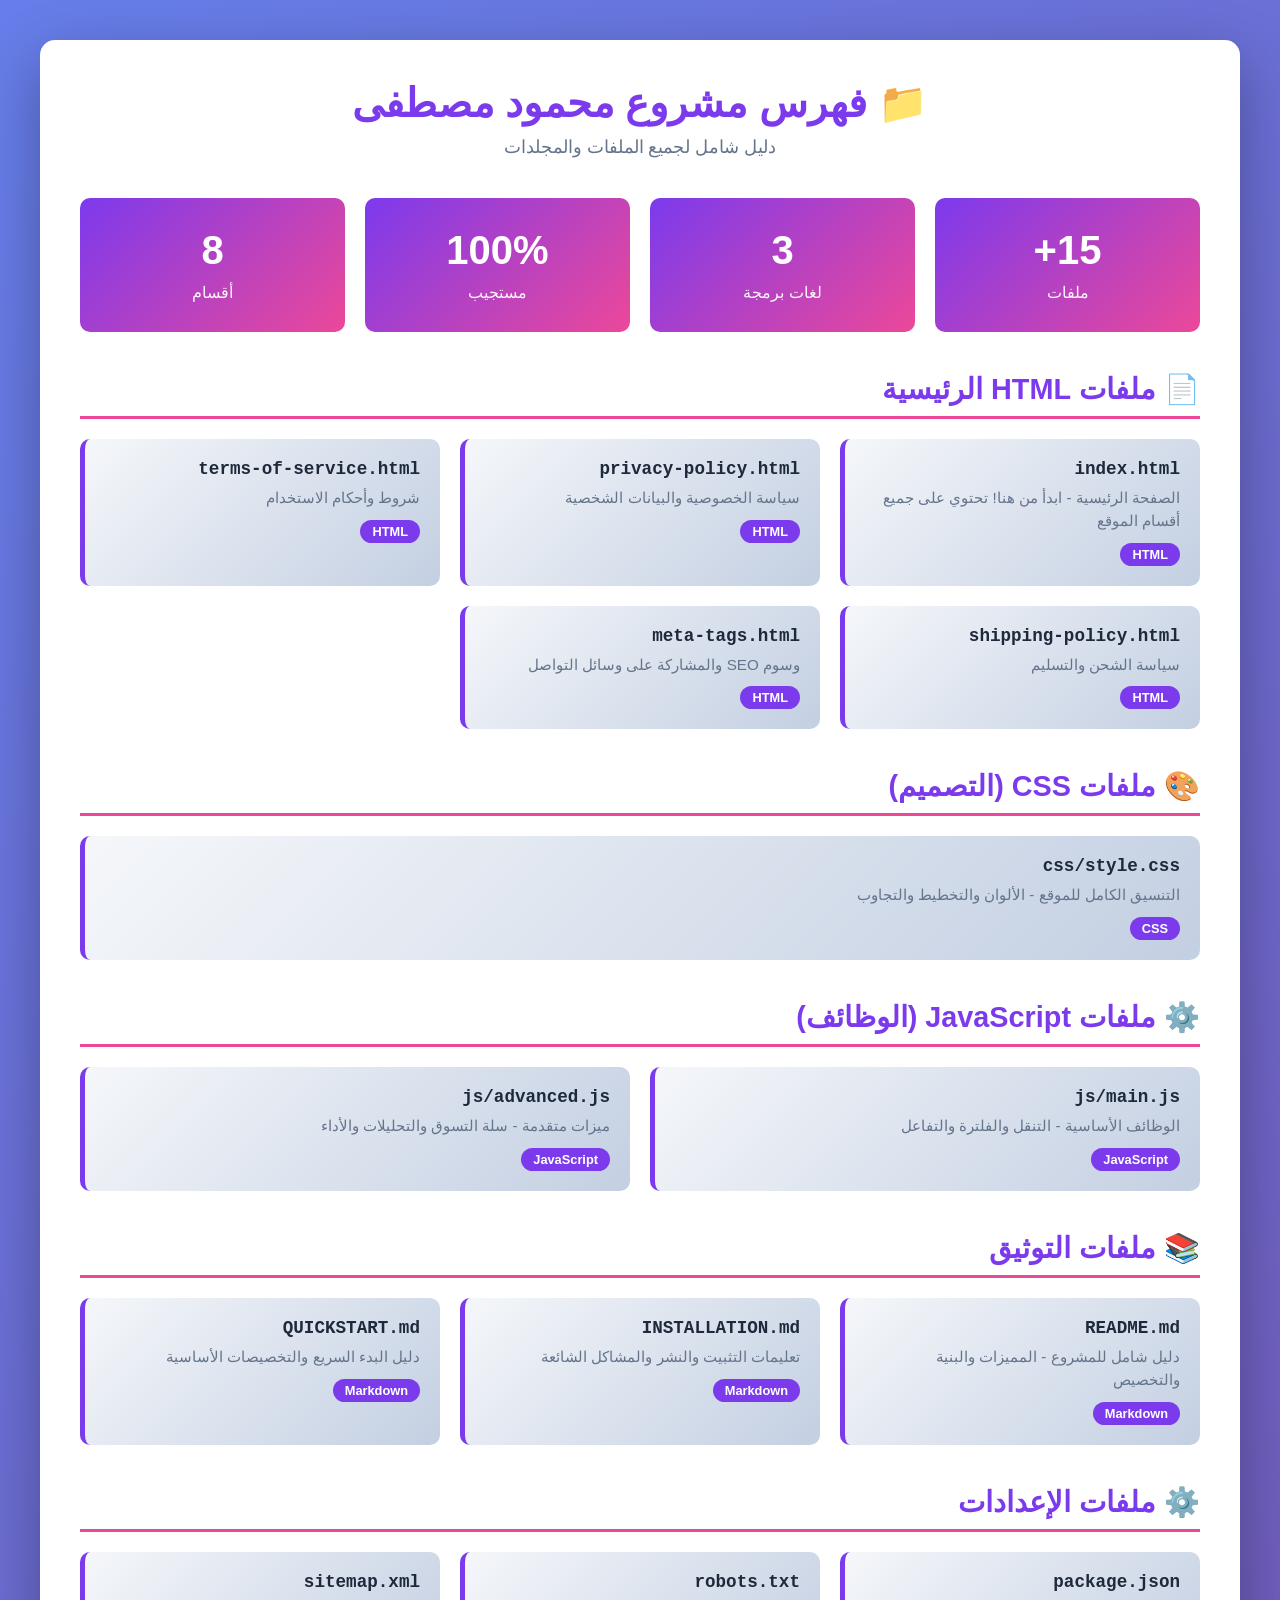
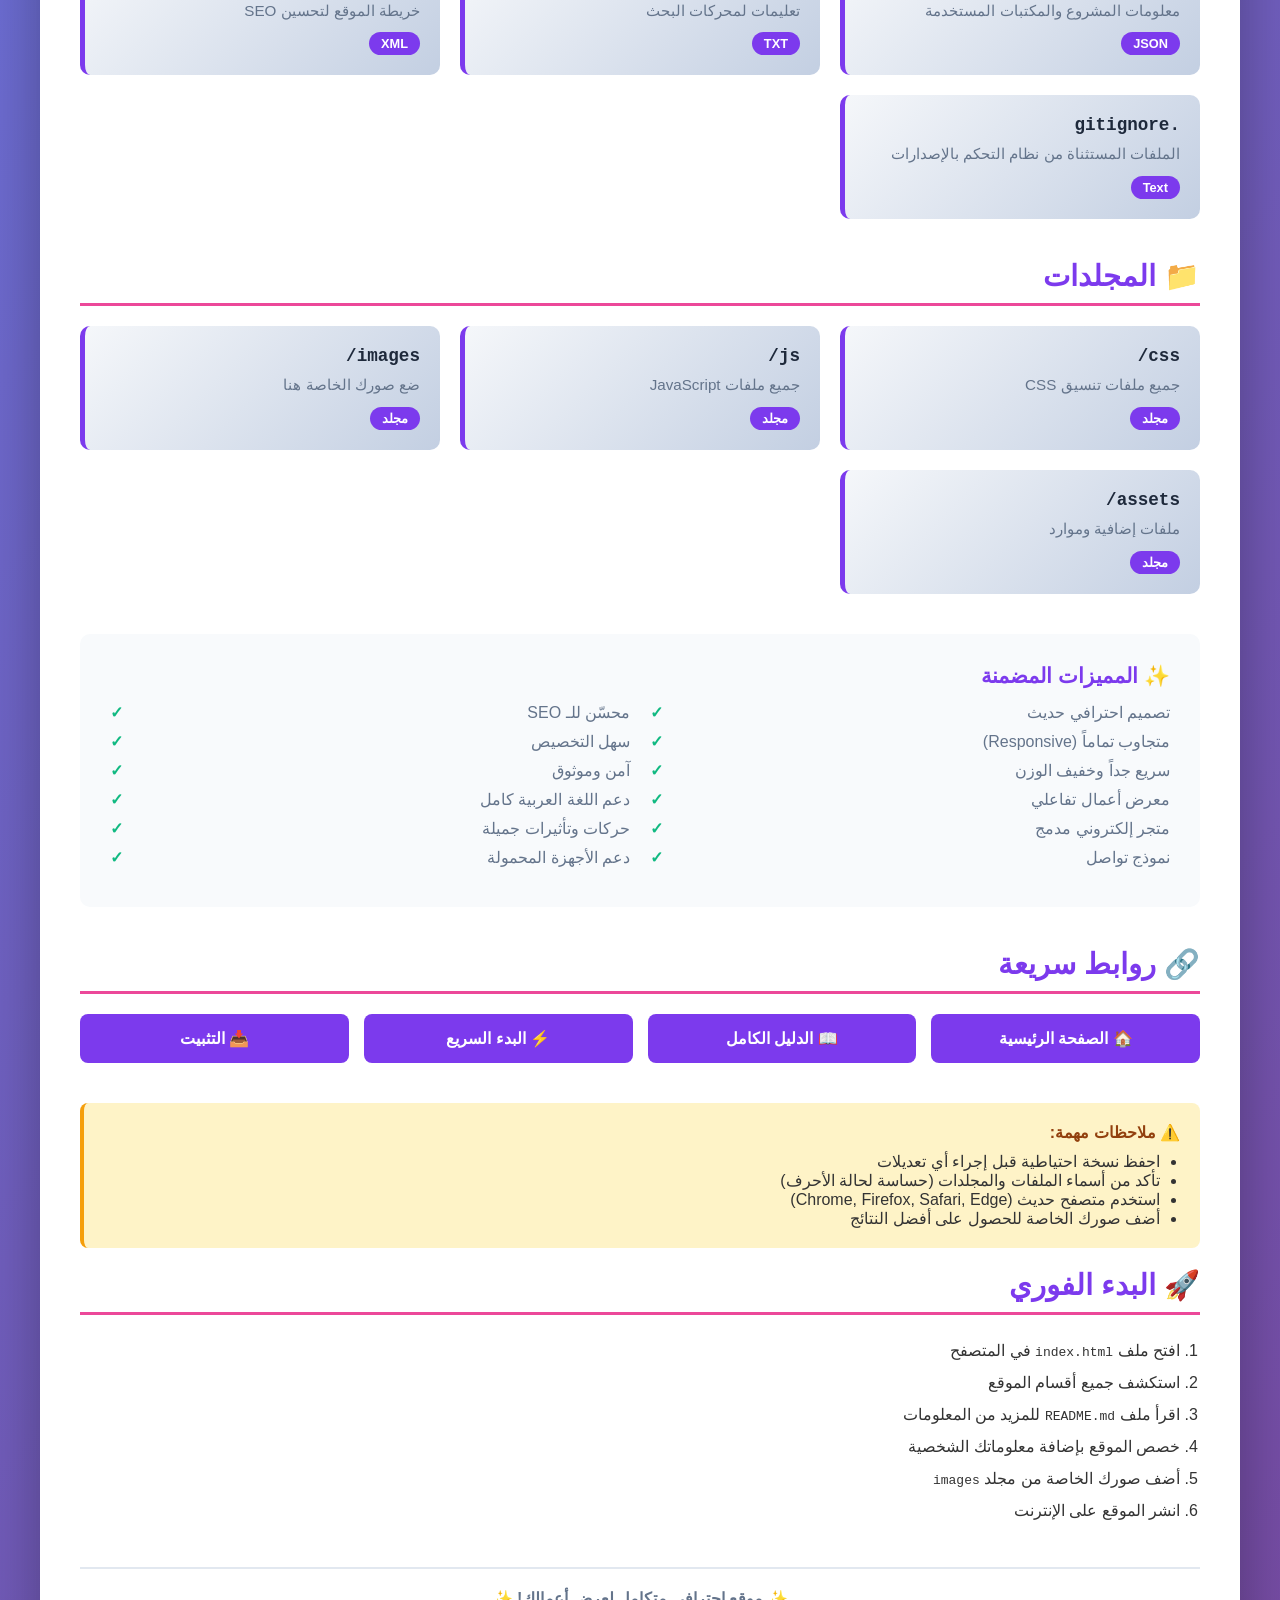
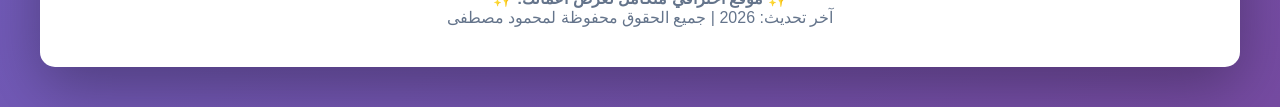
<file: reference/FILE-INDEX.html>
<!DOCTYPE html>
<html lang="ar" dir="rtl">
<head>
    <meta charset="UTF-8">
    <meta name="viewport" content="width=device-width, initial-scale=1.0">
    <title>فهرس ملفات المشروع - محمود مصطفى</title>
    <style>
        * {
            margin: 0;
            padding: 0;
            box-sizing: border-box;
        }

        body {
            font-family: 'Segoe UI', Tahoma, Geneva, Verdana, sans-serif;
            background: linear-gradient(135deg, #667eea 0%, #764ba2 100%);
            min-height: 100vh;
            padding: 40px 20px;
            color: #333;
        }

        .container {
            max-width: 1200px;
            margin: 0 auto;
            background: white;
            border-radius: 15px;
            padding: 40px;
            box-shadow: 0 20px 60px rgba(0, 0, 0, 0.3);
        }

        h1 {
            text-align: center;
            color: #7c3aed;
            margin-bottom: 10px;
            font-size: 2.5rem;
        }

        .subtitle {
            text-align: center;
            color: #64748b;
            margin-bottom: 40px;
            font-size: 1.1rem;
        }

        .section {
            margin-bottom: 40px;
        }

        .section h2 {
            color: #7c3aed;
            margin-bottom: 20px;
            padding-bottom: 10px;
            border-bottom: 3px solid #ec4899;
            font-size: 1.8rem;
        }

        .file-list {
            display: grid;
            grid-template-columns: repeat(auto-fit, minmax(300px, 1fr));
            gap: 20px;
        }

        .file-card {
            background: linear-gradient(135deg, #f5f7fa 0%, #c3cfe2 100%);
            padding: 20px;
            border-radius: 10px;
            border-left: 5px solid #7c3aed;
            transition: all 0.3s ease;
        }

        .file-card:hover {
            transform: translateY(-5px);
            box-shadow: 0 10px 25px rgba(124, 58, 237, 0.2);
        }

        .file-name {
            font-weight: 600;
            color: #1e293b;
            margin-bottom: 8px;
            font-size: 1.1rem;
            font-family: 'Courier New', monospace;
        }

        .file-desc {
            color: #64748b;
            font-size: 0.95rem;
            line-height: 1.5;
        }

        .file-type {
            display: inline-block;
            background: #7c3aed;
            color: white;
            padding: 4px 12px;
            border-radius: 20px;
            font-size: 0.8rem;
            margin-top: 10px;
            font-weight: 600;
        }

        .stats {
            display: grid;
            grid-template-columns: repeat(auto-fit, minmax(200px, 1fr));
            gap: 20px;
            margin-bottom: 40px;
        }

        .stat-box {
            background: linear-gradient(135deg, #7c3aed, #ec4899);
            color: white;
            padding: 30px;
            border-radius: 10px;
            text-align: center;
        }

        .stat-number {
            font-size: 2.5rem;
            font-weight: 700;
            margin-bottom: 10px;
        }

        .stat-label {
            font-size: 1rem;
            opacity: 0.95;
        }

        .features {
            background: #f8fafc;
            padding: 30px;
            border-radius: 10px;
            margin: 20px 0;
        }

        .features h3 {
            color: #7c3aed;
            margin-bottom: 15px;
            font-size: 1.3rem;
        }

        .features ul {
            list-style: none;
            columns: 2;
            gap: 20px;
        }

        .features li {
            margin-bottom: 10px;
            padding-left: 25px;
            position: relative;
            color: #64748b;
        }

        .features li:before {
            content: "✓";
            position: absolute;
            left: 0;
            color: #10b981;
            font-weight: bold;
        }

        .quick-links {
            display: grid;
            grid-template-columns: repeat(auto-fit, minmax(200px, 1fr));
            gap: 15px;
            margin-top: 20px;
        }

        .quick-link {
            display: inline-block;
            background: #7c3aed;
            color: white;
            padding: 15px 25px;
            border-radius: 8px;
            text-decoration: none;
            text-align: center;
            transition: all 0.3s ease;
            font-weight: 600;
        }

        .quick-link:hover {
            background: #ec4899;
            transform: translateY(-3px);
        }

        .note {
            background: #fef3c7;
            border-left: 4px solid #f59e0b;
            padding: 20px;
            border-radius: 8px;
            margin: 20px 0;
        }

        .note strong {
            color: #92400e;
        }

        .footer {
            text-align: center;
            margin-top: 40px;
            padding-top: 20px;
            border-top: 2px solid #e2e8f0;
            color: #64748b;
        }

        @media (max-width: 768px) {
            .container {
                padding: 20px;
            }

            h1 {
                font-size: 2rem;
            }

            .features ul {
                columns: 1;
            }
        }
    </style>
</head>
<body>
    <div class="container">
        <h1>📁 فهرس مشروع محمود مصطفى</h1>
        <p class="subtitle">دليل شامل لجميع الملفات والمجلدات</p>

        <!-- Statistics -->
        <div class="stats">
            <div class="stat-box">
                <div class="stat-number">15+</div>
                <div class="stat-label">ملفات</div>
            </div>
            <div class="stat-box">
                <div class="stat-number">3</div>
                <div class="stat-label">لغات برمجة</div>
            </div>
            <div class="stat-box">
                <div class="stat-number">100%</div>
                <div class="stat-label">مستجيب</div>
            </div>
            <div class="stat-box">
                <div class="stat-number">8</div>
                <div class="stat-label">أقسام</div>
            </div>
        </div>

        <!-- Main Files Section -->
        <div class="section">
            <h2>📄 ملفات HTML الرئيسية</h2>
            <div class="file-list">
                <div class="file-card">
                    <div class="file-name">index.html</div>
                    <div class="file-desc">الصفحة الرئيسية - ابدأ من هنا! تحتوي على جميع أقسام الموقع</div>
                    <span class="file-type">HTML</span>
                </div>
                <div class="file-card">
                    <div class="file-name">privacy-policy.html</div>
                    <div class="file-desc">سياسة الخصوصية والبيانات الشخصية</div>
                    <span class="file-type">HTML</span>
                </div>
                <div class="file-card">
                    <div class="file-name">terms-of-service.html</div>
                    <div class="file-desc">شروط وأحكام الاستخدام</div>
                    <span class="file-type">HTML</span>
                </div>
                <div class="file-card">
                    <div class="file-name">shipping-policy.html</div>
                    <div class="file-desc">سياسة الشحن والتسليم</div>
                    <span class="file-type">HTML</span>
                </div>
                <div class="file-card">
                    <div class="file-name">meta-tags.html</div>
                    <div class="file-desc">وسوم SEO والمشاركة على وسائل التواصل</div>
                    <span class="file-type">HTML</span>
                </div>
            </div>
        </div>

        <!-- CSS Files Section -->
        <div class="section">
            <h2>🎨 ملفات CSS (التصميم)</h2>
            <div class="file-list">
                <div class="file-card">
                    <div class="file-name">css/style.css</div>
                    <div class="file-desc">التنسيق الكامل للموقع - الألوان والتخطيط والتجاوب</div>
                    <span class="file-type">CSS</span>
                </div>
            </div>
        </div>

        <!-- JavaScript Files Section -->
        <div class="section">
            <h2>⚙️ ملفات JavaScript (الوظائف)</h2>
            <div class="file-list">
                <div class="file-card">
                    <div class="file-name">js/main.js</div>
                    <div class="file-desc">الوظائف الأساسية - التنقل والفلترة والتفاعل</div>
                    <span class="file-type">JavaScript</span>
                </div>
                <div class="file-card">
                    <div class="file-name">js/advanced.js</div>
                    <div class="file-desc">ميزات متقدمة - سلة التسوق والتحليلات والأداء</div>
                    <span class="file-type">JavaScript</span>
                </div>
            </div>
        </div>

        <!-- Documentation Files Section -->
        <div class="section">
            <h2>📚 ملفات التوثيق</h2>
            <div class="file-list">
                <div class="file-card">
                    <div class="file-name">README.md</div>
                    <div class="file-desc">دليل شامل للمشروع - المميزات والبنية والتخصيص</div>
                    <span class="file-type">Markdown</span>
                </div>
                <div class="file-card">
                    <div class="file-name">INSTALLATION.md</div>
                    <div class="file-desc">تعليمات التثبيت والنشر والمشاكل الشائعة</div>
                    <span class="file-type">Markdown</span>
                </div>
                <div class="file-card">
                    <div class="file-name">QUICKSTART.md</div>
                    <div class="file-desc">دليل البدء السريع والتخصيصات الأساسية</div>
                    <span class="file-type">Markdown</span>
                </div>
            </div>
        </div>

        <!-- Configuration Files Section -->
        <div class="section">
            <h2>⚙️ ملفات الإعدادات</h2>
            <div class="file-list">
                <div class="file-card">
                    <div class="file-name">package.json</div>
                    <div class="file-desc">معلومات المشروع والمكتبات المستخدمة</div>
                    <span class="file-type">JSON</span>
                </div>
                <div class="file-card">
                    <div class="file-name">robots.txt</div>
                    <div class="file-desc">تعليمات لمحركات البحث</div>
                    <span class="file-type">TXT</span>
                </div>
                <div class="file-card">
                    <div class="file-name">sitemap.xml</div>
                    <div class="file-desc">خريطة الموقع لتحسين SEO</div>
                    <span class="file-type">XML</span>
                </div>
                <div class="file-card">
                    <div class="file-name">.gitignore</div>
                    <div class="file-desc">الملفات المستثناة من نظام التحكم بالإصدارات</div>
                    <span class="file-type">Text</span>
                </div>
            </div>
        </div>

        <!-- Folders Section -->
        <div class="section">
            <h2>📁 المجلدات</h2>
            <div class="file-list">
                <div class="file-card">
                    <div class="file-name">css/</div>
                    <div class="file-desc">جميع ملفات تنسيق CSS</div>
                    <span class="file-type">مجلد</span>
                </div>
                <div class="file-card">
                    <div class="file-name">js/</div>
                    <div class="file-desc">جميع ملفات JavaScript</div>
                    <span class="file-type">مجلد</span>
                </div>
                <div class="file-card">
                    <div class="file-name">images/</div>
                    <div class="file-desc">ضع صورك الخاصة هنا</div>
                    <span class="file-type">مجلد</span>
                </div>
                <div class="file-card">
                    <div class="file-name">assets/</div>
                    <div class="file-desc">ملفات إضافية وموارد</div>
                    <span class="file-type">مجلد</span>
                </div>
            </div>
        </div>

        <!-- Features Section -->
        <div class="section">
            <div class="features">
                <h3>✨ المميزات المضمنة</h3>
                <ul>
                    <li>تصميم احترافي حديث</li>
                    <li>متجاوب تماماً (Responsive)</li>
                    <li>سريع جداً وخفيف الوزن</li>
                    <li>معرض أعمال تفاعلي</li>
                    <li>متجر إلكتروني مدمج</li>
                    <li>نموذج تواصل</li>
                    <li>محسّن للـ SEO</li>
                    <li>سهل التخصيص</li>
                    <li>آمن وموثوق</li>
                    <li>دعم اللغة العربية كامل</li>
                    <li>حركات وتأثيرات جميلة</li>
                    <li>دعم الأجهزة المحمولة</li>
                </ul>
            </div>
        </div>

        <!-- Quick Links -->
        <div class="section">
            <h2>🔗 روابط سريعة</h2>
            <div class="quick-links">
                <a href="../public/index.html" class="quick-link">🏠 الصفحة الرئيسية</a>
                <a href="../README.md" class="quick-link">📖 الدليل الكامل</a>
                <a href="../docs/QUICKSTART.md" class="quick-link">⚡ البدء السريع</a>
                <a href="../docs/INSTALLATION.md" class="quick-link">📥 التثبيت</a>
            </div>
        </div>

        <!-- Important Notes -->
        <div class="note">
            <strong>⚠️ ملاحظات مهمة:</strong>
            <ul style="margin-top: 10px; margin-right: 20px;">
                <li>احفظ نسخة احتياطية قبل إجراء أي تعديلات</li>
                <li>تأكد من أسماء الملفات والمجلدات (حساسة لحالة الأحرف)</li>
                <li>استخدم متصفح حديث (Chrome, Firefox, Safari, Edge)</li>
                <li>أضف صورك الخاصة للحصول على أفضل النتائج</li>
            </ul>
        </div>

        <!-- Getting Started -->
        <div class="section">
            <h2>🚀 البدء الفوري</h2>
            <ol style="margin-right: 20px; line-height: 2;">
                <li>افتح ملف <code>index.html</code> في المتصفح</li>
                <li>استكشف جميع أقسام الموقع</li>
                <li>اقرأ ملف <code>README.md</code> للمزيد من المعلومات</li>
                <li>خصص الموقع بإضافة معلوماتك الشخصية</li>
                <li>أضف صورك الخاصة من مجلد <code>images</code></li>
                <li>انشر الموقع على الإنترنت</li>
            </ol>
        </div>

        <div class="footer">
            <p><strong>✨ موقع احترافي متكامل لعرض أعمالك! ✨</strong></p>
            <p>آخر تحديث: 2026 | جميع الحقوق محفوظة لمحمود مصطفى</p>
        </div>
    </div>
</body>
</html>
</file>
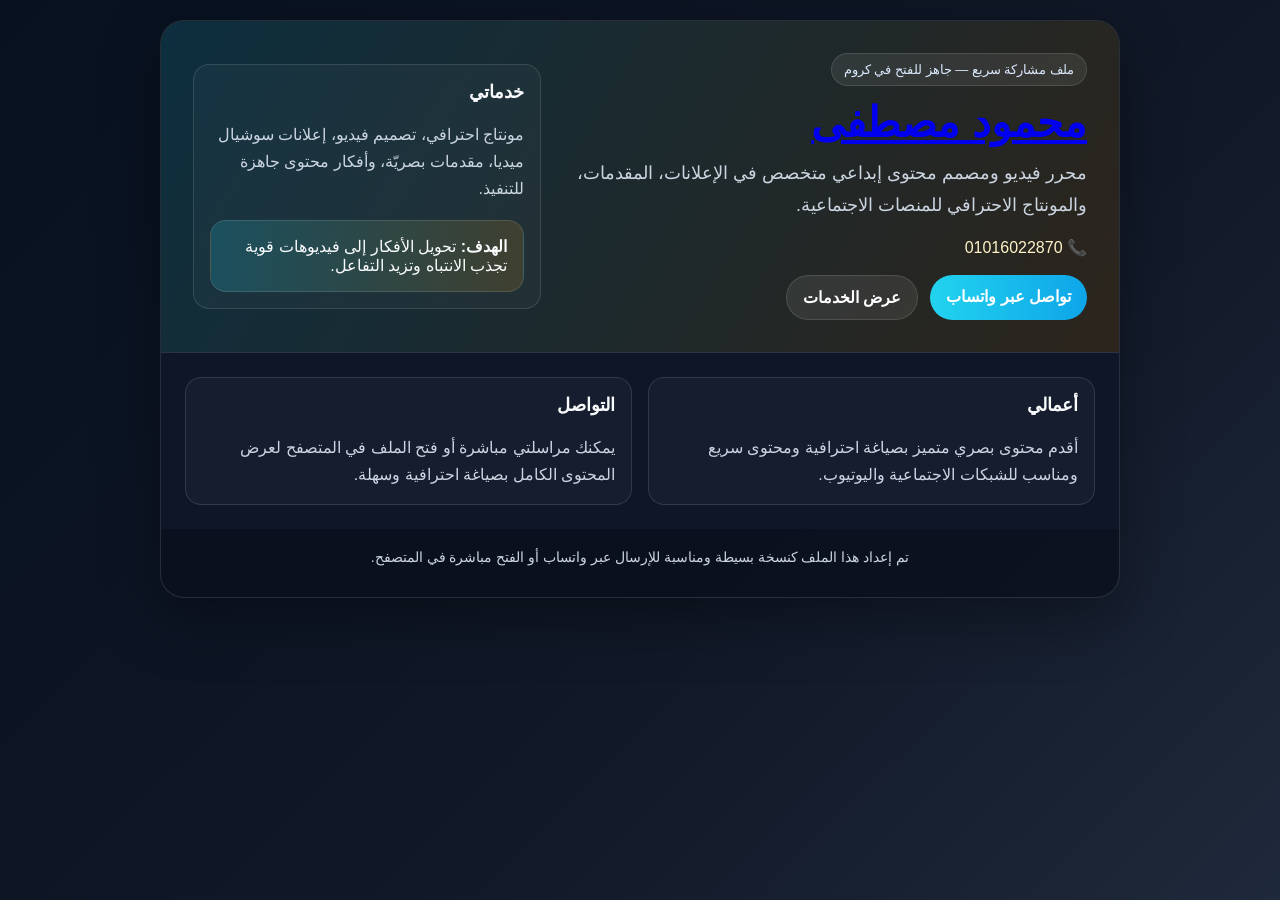
<file: reference/mahmoud-figa-preview.html>
<!DOCTYPE html>
<html lang="ar" dir="rtl">
<head>
  <meta charset="UTF-8" />
  <meta name="viewport" content="width=device-width, initial-scale=1.0" />
  <meta name="theme-color" content="#0f172a" />
  <title>محمود مصطفى | ملف مشاركة سريع</title>
  <style>
    :root {
      --bg: #07111f;
      --card: rgba(15, 23, 42, 0.9);
      --text: #f8fafc;
      --muted: #cbd5e1;
      --accent: #22d3ee;
      --accent-2: #f59e0b;
      --line: rgba(255,255,255,0.12);
    }

    * { box-sizing: border-box; }
    body {
      margin: 0;
      font-family: Tahoma, Arial, sans-serif;
      background: linear-gradient(135deg, var(--bg), #111827 60%, #1e293b);
      color: var(--text);
      min-height: 100vh;
      padding: 20px;
    }

    .page {
      max-width: 960px;
      margin: 0 auto;
      background: rgba(10, 15, 29, 0.8);
      border: 1px solid var(--line);
      border-radius: 24px;
      overflow: hidden;
      box-shadow: 0 20px 60px rgba(0,0,0,0.35);
    }

    .hero {
      padding: 32px;
      background: linear-gradient(120deg, rgba(34,211,238,0.16), rgba(245,158,11,0.14));
      display: grid;
      grid-template-columns: 1.2fr 0.8fr;
      gap: 24px;
      align-items: center;
    }

    .badge {
      display: inline-block;
      padding: 8px 12px;
      background: rgba(255,255,255,0.08);
      border: 1px solid var(--line);
      color: #dbeafe;
      border-radius: 999px;
      font-size: 13px;
      margin-bottom: 12px;
    }

    h1 { font-size: clamp(28px, 4vw, 42px); margin: 0 0 10px; }
    .lead { font-size: 18px; line-height: 1.8; color: var(--muted); margin: 0 0 16px; }
    .phone { font-size: 16px; margin: 6px 0; color: #fef3c7; }

    .actions { display: flex; flex-wrap: wrap; gap: 12px; margin-top: 18px; }
    .btn {
      display: inline-block;
      text-decoration: none;
      padding: 12px 16px;
      border-radius: 999px;
      font-weight: bold;
      transition: transform .2s ease;
    }
    .btn:hover { transform: translateY(-2px); }
    .btn-primary { background: linear-gradient(90deg, var(--accent), #0ea5e9); color: white; }
    .btn-secondary { background: rgba(255,255,255,0.08); color: white; border: 1px solid var(--line); }

    .panel {
      background: var(--card);
      padding: 24px;
      border-top: 1px solid var(--line);
    }

    .grid {
      display: grid;
      grid-template-columns: repeat(2, minmax(0, 1fr));
      gap: 16px;
    }

    .box {
      background: rgba(255,255,255,0.03);
      border: 1px solid var(--line);
      border-radius: 16px;
      padding: 16px;
    }

    .box h3 { margin-top: 0; font-size: 18px; }
    .box p { color: var(--muted); line-height: 1.7; margin-bottom: 0; }

    .mini-card {
      margin-top: 18px;
      padding: 16px;
      border-radius: 16px;
      background: linear-gradient(90deg, rgba(34,211,238,0.18), rgba(245,158,11,0.14));
      border: 1px solid var(--line);
    }

    .footer {
      padding: 20px 32px 32px;
      color: var(--muted);
      text-align: center;
      font-size: 14px;
    }

    @media (max-width: 760px) {
      .hero { grid-template-columns: 1fr; padding: 24px; }
      .grid { grid-template-columns: 1fr; }
      .footer { padding: 20px 24px 28px; }
    }
  </style>
</head>
<body>
  <div class="page">
    <section class="hero">
      <div>
        <span class="badge">ملف مشاركة سريع — جاهز للفتح في كروم</span>
        <a href="../public/index.html" aria-label="العودة إلى الصفحة الرئيسية"><h1>محمود مصطفى</h1></a>
        <p class="lead">محرر فيديو ومصمم محتوى إبداعي متخصص في الإعلانات، المقدمات، والمونتاج الاحترافي للمنصات الاجتماعية.</p>
        <p class="phone">📞 01016022870</p>
        <div class="actions">
          <a class="btn btn-primary" href="https://wa.me/201016022870" target="_blank">تواصل عبر واتساب</a>
          <a class="btn btn-secondary" href="#contact">عرض الخدمات</a>
        </div>
      </div>
      <div class="box">
        <h3>خدماتي</h3>
        <p>مونتاج احترافي، تصميم فيديو، إعلانات سوشيال ميديا، مقدمات بصريّة، وأفكار محتوى جاهزة للتنفيذ.</p>
        <div class="mini-card">
          <strong>الهدف:</strong> تحويل الأفكار إلى فيديوهات قوية تجذب الانتباه وتزيد التفاعل.
        </div>
      </div>
    </section>

    <section class="panel" id="contact">
      <div class="grid">
        <div class="box">
          <h3>أعمالي</h3>
          <p>أقدم محتوى بصري متميز بصياغة احترافية ومحتوى سريع ومناسب للشبكات الاجتماعية واليوتيوب.</p>
        </div>
        <div class="box">
          <h3>التواصل</h3>
          <p>يمكنك مراسلتي مباشرة أو فتح الملف في المتصفح لعرض المحتوى الكامل بصياغة احترافية وسهلة.</p>
        </div>
      </div>
    </section>

    <div class="footer">
      تم إعداد هذا الملف كنسخة بسيطة ومناسبة للإرسال عبر واتساب أو الفتح مباشرة في المتصفح.
    </div>
  </div>
</body>
</html>
</file>
<file: css/style.css>
/* ============================================
   Global Styles
   ============================================ */

@import url('https://fonts.googleapis.com/css2?family=Cairo:wght@400;500;600;700;800&display=swap');

* {
    margin: 0;
    padding: 0;
    box-sizing: border-box;
}

:root {
    --primary-color: #0284c7;
    --secondary-color: #4f46e5;
    --dark-bg: #f8fafc;
    --light-bg: #eef6ff;
    --surface: rgba(255, 255, 255, 0.92);
    --surface-strong: #ffffff;
    --surface-soft: rgba(15, 23, 42, 0.04);
    --text-color: #0f172a;
    --light-text: #475569;
    --border-color: rgba(15, 23, 42, 0.14);
    --page-gradient: linear-gradient(180deg, #f8fafc 0%, #eaf4ff 100%);
    --navbar-bg: rgba(255, 255, 255, 0.94);
    --hero-bg: radial-gradient(circle at top right, rgba(14, 165, 233, 0.16), transparent 30%), linear-gradient(135deg, #f8fbff 0%, #e7f0ff 100%);
    --success-color: #22c55e;
}

body.dark-mode {
    --primary-color: #38bdf8;
    --secondary-color: #818cf8;
    --dark-bg: #040616;
    --light-bg: #081026;
    --surface: rgba(255, 255, 255, 0.06);
    --surface-strong: rgba(255, 255, 255, 0.1);
    --surface-soft: rgba(255, 255, 255, 0.025);
    --text-color: #f8fafc;
    --light-text: #a1a8b8;
    --border-color: rgba(148, 163, 184, 0.18);
    --page-gradient: linear-gradient(180deg, #040616 0%, #02040e 100%);
    --navbar-bg: rgba(4, 6, 22, 0.95);
    --hero-bg: radial-gradient(circle at top right, rgba(56, 189, 248, 0.14), transparent 30%), radial-gradient(circle at 90% 20%, rgba(129, 140, 248, 0.12), transparent 20%), linear-gradient(135deg, #040616 0%, #081026 100%);
    --success-color: #22c55e;
    background-color: var(--dark-bg);
    color: var(--text-color);
}

html {
    scroll-behavior: smooth;
}

body {
    font-family: 'Cairo', sans-serif;
    line-height: 1.6;
    color: var(--text-color);
    background: var(--page-gradient);
    min-height: 100vh;
}

html {
    min-height: 100%;
}

.container {
    max-width: 1200px;
    margin: 0 auto;
    padding: 0 20px;
}

/* ============================================
   Typography
   ============================================ */

h1, h2, h3, h4, h5, h6 {
    font-family: 'Cairo', sans-serif;
    font-weight: 700;
    line-height: 1.2;
    margin-bottom: 10px;
}

h2 {
    font-size: 2.5rem;
    color: var(--text-color);
}

h3 {
    font-size: 1.5rem;
    color: var(--text-color);
}

p {
    color: var(--light-text);
    margin-bottom: 15px;
}

/* ============================================
   Buttons
   ============================================ */

.btn {
    display: inline-block;
    padding: 12px 28px;
    border: none;
    border-radius: 8px;
    font-size: 1rem;
    font-weight: 600;
    cursor: pointer;
    transition: all 0.3s ease;
    text-decoration: none;
    text-align: center;
}

.btn-primary {
    background: linear-gradient(135deg, var(--primary-color), var(--secondary-color));
    color: white;
}

.btn-primary:hover {
    transform: translateY(-2px);
    box-shadow: 0 10px 20px rgba(124, 58, 237, 0.3);
}

.btn-secondary {
    background: transparent;
    color: var(--primary-color);
    border: 2px solid var(--primary-color);
}

.btn-secondary:hover {
    background: var(--primary-color);
    color: white;
}

.theme-toggle-btn {
    display: inline-flex;
    align-items: center;
    justify-content: center;
    padding: 0;
    width: 40px;
    height: 40px;
    min-width: 42px;
    border-radius: 50%;
    line-height: 2;
}

.theme-toggle-btn .theme-icon {
    display: inline-flex;
    align-items: center;
    justify-content: center;
    width: 1rem;
    height: 1rem;
    font-size: 0.9rem;
}

.theme-toggle-btn .theme-label {
    display: none;
}

.btn-small {
    padding: 8px 16px;
    font-size: 0.9rem;
}

/* ============================================
   Navigation Bar
   ============================================ */

.navbar {
    background: var(--navbar-bg);
    box-shadow: 0 20px 40px rgba(0, 0, 0, 0.5);
    position: sticky;
    top: 0;
    z-index: 1000;
}

.navbar .container {
    display: flex;
    justify-content: space-between;
    align-items: center;
    padding: 15px 20px;
    gap: 12px;
}

.logo {
    display: block;
    text-decoration: none;
    color: inherit;
}

.logo h1,
.logo .subtitle {
    margin: 0;
}

.intro-banner {
    background: rgba(255, 255, 255, 0.02);
    border-bottom: 1px solid rgba(148, 163, 184, 0.1);
}

.intro-card {
    display: flex;
    justify-content: space-between;
    align-items: center;
    gap: 20px;
    padding: 18px 24px;
    border-radius: 18px;
    background: rgba(255, 255, 255, 0.03);
    border: 1px solid rgba(148, 163, 184, 0.1);
}

.intro-text {
    color: var(--text-color);
    font-size: 1rem;
    line-height: 1.7;
}

.intro-phone {
    display: inline-block;
    padding: 14px 22px;
    border-radius: 999px;
    background: linear-gradient(135deg, var(--primary-color), var(--secondary-color));
    color: white;
    font-weight: 700;
    text-decoration: none;
}

.logo h1 {
    font-size: 1.8rem;
    background: linear-gradient(135deg, var(--primary-color), var(--secondary-color));
    -webkit-background-clip: text;
    -webkit-text-fill-color: transparent;
    background-clip: text;
}

.logo .subtitle {
    font-size: 0.8rem;
    color: var(--light-text);
    margin: 0;
}

.nav-menu {
    display: flex;
    list-style: none;
    gap: 30px;
}

.nav-menu.active {
    display: flex;
    flex-direction: column;
    position: absolute;
    top: 100%;
    right: 0;
    left: 0;
    background: rgba(4, 6, 22, 0.98);
    border-bottom: 1px solid rgba(255, 255, 255, 0.08);
    padding: 20px;
    gap: 18px;
}

.nav-menu.active li {
    width: 100%;
}

.nav-menu.active a {
    width: 100%;
    display: block;
    padding: 10px 0;
}

.nav-menu a {
    text-decoration: none;
    color: var(--text-color);
    font-weight: 500;
    transition: color 0.3s ease;
    position: relative;
}

.nav-menu a:hover,
.nav-menu a.active {
    color: var(--primary-color);
}

.nav-menu a.packages-nav-btn {
    padding: 8px 14px;
    border: 1px solid var(--primary-color);
    border-radius: 8px;
    color: var(--primary-color);
}

.nav-menu a.packages-nav-btn:hover {
    background: var(--primary-color);
    color: #04111d;
}

.nav-menu a.active::after {
    content: '';
    position: absolute;
    bottom: -5px;
    right: 0;
    width: 100%;
    height: 3px;
    background: linear-gradient(135deg, var(--primary-color), var(--secondary-color));
}

.hamburger {
    display: none;
    flex-direction: column;
    justify-content: center;
    align-items: center;
    width: 44px;
    height: 44px;
    cursor: pointer;
    border: 0;
    padding: 0;
    background: transparent;
    border-radius: 10px;
}

.hamburger span {
    width: 24px;
    height: 3px;
    background: var(--primary-color);
    margin: 2.5px 0;
    transition: 0.3s;
    border-radius: 2px;
}

.hamburger.active span:nth-child(1) {
    transform: translateY(8px) rotate(45deg);
}

.hamburger.active span:nth-child(2) {
    opacity: 0;
}

.hamburger.active span:nth-child(3) {
    transform: translateY(-8px) rotate(-45deg);
}

/* ============================================
   Hero Section
   ============================================ */

.hero {
    display: grid;
    grid-template-columns: minmax(0, 1fr) minmax(320px, 1.2fr);
    gap: 40px;
    align-items: center;
    padding: 90px 20px 80px;
    background: var(--hero-bg);
    min-height: 720px;
    position: relative;
}

.reveal-item {
    opacity: 0;
    transform: translateY(30px);
    transition: opacity 0.8s ease, transform 0.8s ease;
    will-change: opacity, transform;
}

.reveal-visible {
    opacity: 1;
    transform: translateY(0);
}

.hero::after {
    content: '';
    position: absolute;
    right: 5%;
    top: 10%;
    width: 320px;
    height: 320px;
    border-radius: 50%;
    background: rgba(56, 189, 248, 0.14);
    filter: blur(55px);
}

.hero-content {
    animation: slideInRight 0.8s ease;
}

.hero-content h1 {
    font-size: clamp(3rem, 5vw, 5rem);
    margin-bottom: 20px;
    color: white;
    line-height: 1.05;
    letter-spacing: -0.04em;
}

.hero-small-title {
    font-size: 0.95rem;
    text-transform: uppercase;
    letter-spacing: 0.3em;
    color: var(--primary-color);
    margin-bottom: 12px;
}

.hero-tagline {
    font-size: 1.15rem;
    color: var(--light-text);
    max-width: 620px;
    margin-bottom: 18px;
}

.hero-phone {
    font-size: 1.05rem;
    color: white;
    margin-bottom: 22px;
}

.hero-phone a {
    color: white;
    text-decoration: underline;
}

.hero-desc {
    font-size: 1.35rem;
    color: #e9f1ff;
    margin-bottom: 35px !important;
    max-width: 620px;
}

.hero-buttons {
    display: flex;
    gap: 20px;
}

.hero-buttons .btn {
    padding: 15px 35px;
    font-size: 1.05rem;
}

.hero-background {
    display: flex;
    justify-content: center;
    align-items: center;
    animation: slideInLeft 0.8s ease;
}

.profile-card {
    width: 100%;
    max-width: 420px;
    aspect-ratio: 1;
    border-radius: 36px;
    position: relative;
    overflow: hidden;
    background: linear-gradient(180deg, rgba(255,255,255,0.08), rgba(255,255,255,0.01));
    border: 1px solid rgba(255, 255, 255, 0.12);
    box-shadow: 0 35px 100px rgba(0, 0, 0, 0.35);
    display: grid;
    grid-template-rows: 1fr auto;
}

.hero-photo {
    width: 100%;
    height: 100%;
    object-fit: cover;
}

.profile-glow {
    position: absolute;
    inset: 0;
    background: radial-gradient(circle at 20% 20%, rgba(255,255,255,0.18), transparent 30%);
    pointer-events: none;
}

.profile-content {
    position: relative;
    z-index: 1;
    width: 100%;
    padding: 24px;
    background: linear-gradient(180deg, rgba(0, 0, 0, 0.75), rgba(10, 14, 30, 0.55));
    backdrop-filter: blur(12px);
    border-top: 1px solid rgba(255,255,255,0.08);
}

.profile-content h3 {
    font-size: 2rem;
    color: white;
    margin-bottom: 8px;
}

.profile-content p {
    color: rgba(255,255,255,0.85);
    font-size: 1rem;
    margin-bottom: 16px;
}

.profile-badges {
    display: flex;
    flex-wrap: wrap;
    gap: 10px;
}

.profile-badges span {
    padding: 8px 14px;
    border-radius: 999px;
    background: rgba(255,255,255,0.12);
    color: white;
    font-size: 0.85rem;
    border: 1px solid rgba(255,255,255,0.12);
}

.form-success {
    margin-top: 18px;
    padding: 16px 18px;
    border-radius: 16px;
    background: rgba(56, 189, 248, 0.15);
    border: 1px solid rgba(56, 189, 248, 0.28);
    color: white;
    font-size: 0.98rem;
}

body.dark-mode .navbar,
body.dark-mode .portfolio-item,
body.dark-mode .product-card,
body.dark-mode .product-card {
    background: rgba(255, 255, 255, 0.05);
    border-color: rgba(148, 163, 184, 0.2);
}

body.dark-mode .navbar {
    box-shadow: 0 20px 40px rgba(0, 0, 0, 0.25);
}

body.dark-mode .footer,
body.dark-mode .shop,
body.dark-mode .portfolio,
body.dark-mode .about,
body.dark-mode .contact {
    background: var(--dark-bg);
}

body.dark-mode .nav-menu a,
body.dark-mode .logo .subtitle,
body.dark-mode .section-title,
body.dark-mode h1,
body.dark-mode p,
body.dark-mode .section-desc,
body.dark-mode .hero-desc {
    color: var(--text-color);
}

body.dark-mode .portfolio-info,
body.dark-mode .product-info,
body.dark-mode .about-text,
body.dark-mode .contact-info,
body.dark-mode .info-item h4,
body.dark-mode .info-item p,
body.dark-mode .social-links a {
    color: var(--text-color);
}

.portfolio {
    padding: 80px 20px;
    background-color: var(--dark-bg);
}

.section-title {
    text-align: center;
    margin-bottom: 50px;
    font-size: 2.5rem;
}

.filter-buttons {
    display: flex;
    justify-content: center;
    gap: 15px;
    margin-bottom: 50px;
    flex-wrap: wrap;
}

.filter-btn {
    padding: 10px 25px;
    border: 1px solid rgba(255, 255, 255, 0.12);
    background: rgba(255, 255, 255, 0.04);
    border-radius: 25px;
    cursor: pointer;
    font-weight: 600;
    transition: all 0.3s ease;
    color: var(--text-color);
}

.filter-btn:hover,
.filter-btn.active {
    background: var(--primary-color);
    color: white;
    border-color: var(--primary-color);
}

.portfolio-grid {
    display: grid;
    grid-template-columns: repeat(auto-fit, minmax(300px, 1fr));
    gap: 30px;
}

.portfolio-item {
    background: var(--surface);
    border-radius: 12px;
    overflow: hidden;
    box-shadow: 0 10px 30px rgba(0, 0, 0, 0.35);
    transition: transform 0.3s ease, box-shadow 0.3s ease;
    cursor: pointer;
}

.portfolio-item:hover {
    transform: translateY(-10px);
    box-shadow: 0 15px 30px rgba(0, 0, 0, 0.15);
}

.portfolio-image {
    position: relative;
    overflow: hidden;
    height: 250px;
}

.portfolio-image img {
    width: 100%;
    height: 100%;
    object-fit: cover;
    transition: transform 0.3s ease;
}

.portfolio-item:hover .portfolio-image img {
    transform: scale(1.1);
}

.portfolio-overlay {
    position: absolute;
    top: 0;
    left: 0;
    right: 0;
    bottom: 0;
    background: rgba(124, 58, 237, 0.8);
    display: flex;
    justify-content: center;
    align-items: center;
    opacity: 0;
    transition: opacity 0.3s ease;
}

.portfolio-item:hover .portfolio-overlay {
    opacity: 1;
}

.portfolio-link {
    width: 60px;
    height: 60px;
    background: rgba(255, 255, 255, 0.08);
    border-radius: 50%;
    display: flex;
    justify-content: center;
    align-items: center;
    color: var(--primary-color);
    font-size: 1.5rem;
    text-decoration: none;
    transition: transform 0.3s ease;
}

.portfolio-link:hover {
    transform: scale(1.2);
}

.portfolio-info {
    padding: 20px;
}

.portfolio-info h3 {
    margin-bottom: 10px;
    font-size: 1.3rem;
}

.portfolio-info p {
    font-size: 0.95rem;
    margin-bottom: 0;
}

/* ============================================
   Video Gallery Section
   ============================================ */

.video-gallery {
    position: relative;
    overflow: hidden;
    padding: 80px 20px;
    background-color: #020713;
    background-image: radial-gradient(rgba(56, 189, 248, 0.2) 1px, transparent 1px), linear-gradient(180deg, #020713 0%, #050a1b 100%);
    background-size: 72px 72px, 100% 100%;
}

.video-gallery .section-title {
    position: relative;
    z-index: 1;
    margin: 0 0 28px;
    color: #d9f8ff;
    font-size: 1rem;
    text-align: left;
    letter-spacing: 0.02em;
}

.video-gallery .section-desc {
    margin-bottom: 40px;
}

.video-grid {
    position: relative;
    z-index: 1;
    display: flex;
    direction: ltr;
    gap: 22px;
    overflow-x: auto;
    padding: 8px 4px 24px;
    scroll-snap-type: none;
    scrollbar-width: thin;
    scrollbar-color: var(--primary-color) transparent;
    scroll-behavior: auto;
    overscroll-behavior-x: contain;
    touch-action: pan-x;
}

.video-gallery::before,
.video-gallery::after {
    content: '';
    position: absolute;
    top: 92px;
    bottom: 28px;
    width: 8vw;
    z-index: 2;
    pointer-events: none;
}

.video-gallery::before {
    left: 0;
    background: linear-gradient(90deg, #020713, transparent);
}

.video-gallery::after {
    right: 0;
    background: linear-gradient(270deg, #020713, transparent);
}

.video-card {
    flex: 0 0 clamp(176px, 17vw, 218px);
    aspect-ratio: 9 / 16;
    position: relative;
    background: #020713;
    border: 1px solid rgba(255, 255, 255, 0.1);
    border-radius: 18px;
    overflow: hidden;
    box-shadow: 0 20px 50px rgba(0, 0, 0, 0.18);
    transition: transform 0.35s ease, border-color 0.35s ease, box-shadow 0.35s ease;
    cursor: pointer;
    scroll-snap-align: start;
}

.video-card.is-pressed {
    transform: translateY(-6px);
    border-color: var(--primary-color);
}

.video-card.long-pressed {
    animation: videoCardPulse 0.8s ease-in-out infinite alternate;
    border-color: var(--primary-color);
    box-shadow: 0 0 0 5px rgba(56, 189, 248, 0.18), 0 24px 55px rgba(0, 0, 0, 0.3);
}

.video-card:hover {
    transform: translateY(-6px);
    border-color: rgba(109, 224, 239, 0.7);
    box-shadow: 0 24px 55px rgba(0, 0, 0, 0.42), 0 0 24px rgba(28, 215, 235, 0.14);
}

.video-card::after {
    position: absolute;
    bottom: 16px;
    right: 16px;
    padding: 8px 14px;
    border-radius: 999px;
    background: rgba(0, 0, 0, 0.6);
    color: white;
    font-size: 0.85rem;
    opacity: 0;
    transition: opacity 0.25s ease;
    pointer-events: none;
}

.video-card:hover::after {
    opacity: 1;
}

.video-preview {
    width: 100%;
    height: 100%;
    object-fit: cover;
    background: #000;
    display: block;
    transform: none;
}

.video-card-content {
    display: none;
}

.video-more-card {
    display: none;
}

.video-more-btn {
    width: 100%;
    border: none;
    border-radius: 999px;
    padding: 12px 16px;
    background: linear-gradient(135deg, var(--primary-color), var(--secondary-color));
    color: white;
    font-weight: 700;
    cursor: pointer;
    transition: transform 0.2s ease, box-shadow 0.2s ease;
}

.video-more-btn:hover {
    transform: translateY(-2px);
    box-shadow: 0 10px 18px rgba(56, 189, 248, 0.22);
}

@keyframes videoCardPulse {
    from { transform: translateY(-6px); }
    to { transform: translateY(-9px); }
}

@media (prefers-reduced-motion: reduce) {
    .video-grid,
    .video-card,
    .video-card.long-pressed {
        animation: none;
        transition: none;
    }
}

.video-modal {
    position: fixed;
    inset: 0;
    display: flex;
    align-items: center;
    justify-content: center;
    background: rgba(0, 0, 0, 0.88);
    opacity: 0;
    pointer-events: none;
    transition: opacity 0.25s ease;
    z-index: 2000;
}

.video-modal.open {
    opacity: 1;
    pointer-events: auto;
}

.video-modal-backdrop {
    position: absolute;
    inset: 0;
    background: rgba(0, 0, 0, 0.95);
}

.video-modal-content {
    position: relative;
    width: min(100%, 1080px);
    max-height: 90vh;
    padding: 18px;
    background: rgba(6, 10, 22, 0.95);
    border-radius: 24px;
    box-shadow: 0 35px 120px rgba(0, 0, 0, 0.45);
    z-index: 1;
}

.video-modal-close {
    position: absolute;
    top: 14px;
    right: 14px;
    width: 44px;
    height: 44px;
    border: none;
    border-radius: 50%;
    background: rgba(255, 255, 255, 0.08);
    color: white;
    font-size: 1.4rem;
    cursor: pointer;
}

.video-modal-player {
    width: 100%;
    height: auto;
    max-height: calc(90vh - 70px);
    border-radius: 18px;
    background: #000;
}

.video-modal.short .video-modal-content {
    display: grid;
    place-items: center;
    width: min(95vw, 440px);
    max-width: 420px;
    max-height: 90vh;
    padding: 18px;
}

.video-modal.short .video-modal-player {
    width: min(95vw, 420px);
    aspect-ratio: 9 / 16;
    max-height: 90vh;
    border-radius: 16px;
    overflow: hidden;
    background: #000;
}

.video-card-content h3 {
    margin-bottom: 10px;
    font-size: 1.2rem;
    color: var(--text-color);
}

.video-card-content p {
    color: var(--light-text);
    line-height: 1.7;
}

.video-cta-card {
    margin-top: 40px;
    padding: 30px;
    border-radius: 28px;
    background: linear-gradient(135deg, rgba(56, 189, 248, 0.12), rgba(124, 58, 237, 0.15));
    border: 1px solid rgba(255, 255, 255, 0.12);
    box-shadow: 0 25px 60px rgba(0, 0, 0, 0.18);
}

.video-cta-content {
    max-width: 860px;
    margin: 0 auto;
    text-align: center;
}

.video-cta-card h3 {
    font-size: 2rem;
    color: white;
    margin-bottom: 16px;
}

.video-cta-card p {
    color: var(--light-text);
    font-size: 1.05rem;
    margin-bottom: 24px;
}

.video-cta-btn {
    padding: 15px 32px;
    font-size: 1rem;
}

/* ============================================
   Shop Section
   ============================================ */

.shop {
    padding: 80px 20px;
    background-color: var(--dark-bg);
}

.section-desc {
    text-align: center;
    margin-bottom: 50px;
    font-size: 1.1rem;
    color: var(--light-text);
}

.reviews-section {
    padding: 58px 20px;
    background: transparent;
}

.reviews-heading {
    display: flex;
    align-items: end;
    justify-content: space-between;
    color: #67e8f9;
    gap: 24px;
    margin-bottom: 28px;
}

.reviews-heading .section-desc {
    margin-bottom: 0;
    text-align: right;
}

.reviews-add-btn {
    display: inline-flex;
    align-items: center;
    gap: 8px;
    flex: 0 0 auto;
    padding: 10px 20px;
    border: 1px solid #22d3ee;
    border-radius: 999px;
    background: rgba(8, 47, 73, 0.35);
    color: #67e8f9;
    font-size: 0.9rem;
    font-family: inherit;
    cursor: pointer;
    text-decoration: none;
    box-shadow: 0 0 0 1px rgba(34, 211, 238, 0.08), 0 0 18px rgba(34, 211, 238, 0.2);
    transition: background 0.3s ease, color 0.3s ease, box-shadow 0.3s ease, transform 0.3s ease;
}

.reviews-add-btn:hover {
    background: rgba(34, 211, 238, 0.18);
    color: white;
    box-shadow: 0 0 0 1px rgba(34, 211, 238, 0.22), 0 0 28px rgba(34, 211, 238, 0.48);
    transform: translateY(-2px);
}

.review-form {
    width: min(100%, 700px);
    margin: 0 auto 28px;
    padding: 26px 28px 28px;
    border: 1px solid rgba(125, 211, 252, 0.3);
    border-radius: 24px;
    background: rgba(4, 10, 24, 0.72);
    box-shadow: 0 24px 60px rgba(0, 0, 0, 0.3), 0 0 28px rgba(56, 189, 248, 0.12), inset 0 1px 0 rgba(255, 255, 255, 0.08);
    animation: reviewFormIn 0.35s ease both;
}

.review-form[hidden] {
    display: none;
}

.review-form-fields {
    display: grid;
    grid-template-columns: 1fr 1fr;
    align-items: end;
    gap: 18px;
}

.review-form input,
.review-form textarea {
    width: 100%;
    padding: 14px 16px;
    border: 1px solid rgba(148, 163, 184, 0.2);
    border-radius: 14px;
    background: rgba(2, 7, 19, 0.62);
    color: #f8fafc;
    font: inherit;
}

.review-rating {
    display: flex;
    align-items: center;
    justify-content: flex-start;
    gap: 3px;
    min-height: 50px;
    direction: ltr;
}

.rating-star {
    padding: 0;
    border: 0;
    background: transparent;
    color: #64748b;
    font-size: 1.8rem;
    line-height: 1;
    cursor: pointer;
    text-shadow: 0 0 0 transparent;
    transition: color 0.2s ease, transform 0.2s ease, text-shadow 0.2s ease;
}

.rating-star.is-selected,
.rating-star:hover,
.rating-star:has(~ .rating-star:hover) {
    color: #fbbf24;
    text-shadow: 0 0 8px rgba(251, 191, 36, 0.8), 0 0 18px rgba(251, 191, 36, 0.45);
}

.rating-star:hover {
    transform: scale(1.12);
}

.review-form textarea {
    margin-top: 12px;
    resize: vertical;
    min-height: 110px;
}

.review-form input[name="reviewerRole"] {
    grid-column: 1 / -1;
}

.review-form-actions {
    display: grid;
    gap: 10px;
    margin-top: 12px;
}

.review-form-actions .btn {
    width: 100%;
    border-radius: 12px;
    background: #16d9ed;
    color: #02111b;
    box-shadow: 0 10px 24px rgba(22, 217, 237, 0.2);
}

@keyframes reviewFormIn {
    from { opacity: 0; transform: translateY(-8px); }
    to { opacity: 1; transform: translateY(0); }
}

@keyframes reviewCardIn {
    from { opacity: 0; transform: translateY(18px) scale(0.96); }
    to { opacity: 1; transform: translateY(0) scale(1); }
}

.review-card.review-card-new {
    animation: reviewCardIn 0.6s ease both;
}

.reviews-add-btn:hover {
    background: var(--primary-color);
    color: white;
}

.reviews-grid {
    display: grid;
    width: min(100%, 900px);
    margin: 0 auto;
    grid-template-columns: repeat(3, minmax(0, 1fr));
    gap: 14px;
}

.review-card {
    display: flex;
    position: relative;
    min-height: 205px;
    flex-direction: column;
    justify-content: space-between;
    padding: 18px;
    border: 1px solid var(--border-color);
    border-radius: 12px;
    background: var(--surface);
    box-shadow: 0 18px 45px rgba(0, 0, 0, 0.12);
    transition: transform 0.55s ease, border-color 0.35s ease, box-shadow 0.35s ease;
}

.review-card.is-active {
    border-color: var(--primary-color);
    box-shadow: 0 0 0 1px var(--primary-color), 0 22px 55px rgba(2, 132, 199, 0.2);
    transform: translateY(-8px);
}

.review-card::before {
    content: '';
    position: absolute;
    inset: 0 0 auto;
    height: 2px;
    background: linear-gradient(90deg, transparent, var(--primary-color), transparent);
    opacity: 0.35;
}

.review-card-top {
    display: flex;
    align-items: center;
    justify-content: space-between;
}

.review-quote {
    color: var(--primary-color);
    font-family: Georgia, serif;
    font-size: 3.2rem;
    line-height: 0.7;
    opacity: 0.7;
}

.review-author {
    display: flex;
    align-items: center;
    gap: 10px;
    padding-top: 12px;
    border-top: 1px solid rgba(148, 163, 184, 0.14);
}

.review-author-icon {
    display: grid;
    width: 36px;
    height: 36px;
    place-items: center;
    border: 1px solid rgba(56, 189, 248, 0.35);
    border-radius: 50%;
    background: rgba(56, 189, 248, 0.06);
    color: #8bc7ff;
    font-size: 0.9rem;
}

.review-card:hover:not(.is-active) {
    transform: translateY(-5px);
    border-color: var(--primary-color);
}

.review-stars {
    color: #fbbf24;
    font-size: 0.9rem;
    letter-spacing: 0.12em;
}

.review-card p {
    margin: 10px 0;
    color: var(--text-color);
    font-size: 0.9rem;
    line-height: 1.7;
}

.review-card h3 {
    margin-bottom: 4px;
    color: var(--text-color);
    font-size: 0.95rem;
}

.review-author > div > span {
    color: var(--light-text);
    font-size: 0.9rem;
}

.review-delete-btn {
    align-self: flex-start;
    margin-top: 10px;
    padding: 4px 0;
    border: 0;
    background: transparent;
    color: #f87171;
    font: inherit;
    font-size: 0.78rem;
    cursor: pointer;
    opacity: 0.78;
    transition: color 0.2s ease, opacity 0.2s ease;
}

.review-delete-btn:hover {
    color: #ef4444;
    opacity: 1;
}

.reviews-dots {
    display: flex;
    justify-content: center;
    gap: 9px;
    margin-top: 28px;
}

.reviews-dots span {
    width: 7px;
    height: 7px;
    border-radius: 50%;
    background: #64748b;
    transition: width 0.3s ease, background 0.3s ease;
}

.reviews-dots span.active {
    width: 24px;
    border-radius: 999px;
    background: var(--primary-color);
}

.reviews-trust {
    margin-top: 18px;
    color: var(--light-text);
    text-align: center;
    font-size: 0.9rem;
}

.reviews-trust i {
    margin-inline-end: 8px;
    color: var(--primary-color);
}

.products-grid {
    display: grid;
    grid-template-columns: repeat(auto-fit, minmax(320px, 1fr));
    gap: 30px;
}

.product-card {
    background: var(--surface);
    border: 1px solid rgba(148, 163, 184, 0.16);
    border-radius: 12px;
    overflow: hidden;
    transition: all 0.3s ease;
    display: flex;
    flex-direction: column;
}

.product-card:hover {
    box-shadow: 0 10px 30px rgba(0, 0, 0, 0.15);
    transform: translateY(-5px);
    border-color: var(--primary-color);
}

.product-image {
    position: relative;
    overflow: hidden;
    height: 250px;
    background: linear-gradient(135deg, rgba(56, 189, 248, 0.12), rgba(129, 140, 248, 0.12));
}

.product-image img {
    width: 100%;
    height: 100%;
    object-fit: cover;
    transition: transform 0.3s ease;
}

.product-card:hover .product-image img {
    transform: scale(1.1);
}

.product-badge {
    position: absolute;
    top: 15px;
    right: 15px;
    background: var(--secondary-color);
    color: white;
    padding: 8px 15px;
    border-radius: 20px;
    font-size: 0.85rem;
    font-weight: 600;
}

.product-info {
    padding: 20px;
    display: flex;
    flex-direction: column;
    flex-grow: 1;
}

.product-info h3 {
    margin-bottom: 8px;
    font-size: 1.2rem;
}

.product-desc {
    font-size: 0.95rem;
    margin-bottom: 15px;
    flex-grow: 1;
}

.product-features {
    display: flex;
    flex-direction: column;
    gap: 8px;
    margin-bottom: 15px;
    font-size: 0.9rem;
}

.product-features span {
    color: var(--light-text);
}

.product-features i {
    color: var(--success-color);
    margin-left: 8px;
}

.product-footer {
    display: flex;
    justify-content: space-between;
    align-items: center;
    padding-top: 15px;
    border-top: 1px solid var(--border-color);
}

.price {
    font-size: 1.5rem;
    font-weight: 700;
    color: var(--primary-color);
}

/* ============================================
   Stats Section
   ============================================ */

.stats {
    background: linear-gradient(135deg, #2563eb, #7c3aed);
    color: white;
    padding: 60px 20px;
}

.stats .container {
    display: grid;
    grid-template-columns: repeat(auto-fit, minmax(200px, 1fr));
    gap: 40px;
}

.stat-item {
    text-align: center;
}

.stat-item h3 {
    font-size: 3rem;
    margin-bottom: 10px;
    color: white;
}

.stat-item p {
    font-size: 1.1rem;
    color: rgba(255, 255, 255, 0.9);
}

/* ============================================
   About Section
   ============================================ */

.about {
    padding: 80px 20px;
    background-color: var(--dark-bg);
}

.about-content {
    display: grid;
    grid-template-columns: 1fr 1fr;
    gap: 60px;
    align-items: center;
}

.about-text h2 {
    margin-bottom: 30px;
}

.about-text h3 {
    margin: 30px 0 15px;
    color: var(--primary-color);
}

.skills-list {
    list-style: none;
    display: grid;
    grid-template-columns: 1fr 1fr;
    gap: 12px;
}

.skills-list li {
    padding: 10px 15px;
    background: rgba(255, 255, 255, 0.05);
    border-radius: 8px;
    border-left: 4px solid var(--primary-color);
    color: var(--text-color);
}

.about-details-btn {
    display: inline-flex;
    align-items: center;
    gap: 10px;
    margin-top: 24px;
}

.about-details-page {
    min-height: 100vh;
}

.about-details-hero {
    padding: 110px 20px 80px;
    background: radial-gradient(circle at 80% 20%, rgba(56, 189, 248, 0.14), transparent 30%), transparent;
    text-align: center;
}

.about-details-hero .container {
    max-width: 850px;
}

.about-eyebrow {
    display: inline-block;
    margin-bottom: 18px;
    color: var(--primary-color);
    font-weight: 700;
}

.about-details-hero h2 {
    margin-bottom: 22px;
    font-size: clamp(2.2rem, 5vw, 4.4rem);
    background: linear-gradient(100deg, #f7fbff 25%, #4de4f7 85%);
    -webkit-background-clip: text;
    background-clip: text;
    -webkit-text-fill-color: transparent;
}

.about-details-hero p {
    color: var(--light-text);
    font-size: 1.1rem;
    line-height: 2;
}

.about-details-section {
    padding: 70px 20px;
}

.about-details-intro {
    display: grid;
    grid-template-columns: 1.5fr 0.8fr;
    align-items: center;
    gap: 50px;
}

.about-details-section h2 {
    margin-bottom: 24px;
    color: var(--text-color);
}

.about-statement {
    max-width: 780px;
    color: var(--text-color);
    font-size: 1.25rem;
    line-height: 2.1;
}

.about-details-highlight {
    display: flex;
    flex-direction: column;
    gap: 10px;
    padding: 30px;
    border: 1px solid rgba(56, 189, 248, 0.28);
    border-radius: 18px;
    background: var(--surface);
    box-shadow: 0 20px 55px rgba(0, 0, 0, 0.16);
}

.about-details-highlight i {
    color: var(--primary-color);
    font-size: 2rem;
}

.about-details-highlight strong {
    color: var(--text-color);
    font-size: 1.2rem;
}

.about-details-highlight span {
    color: var(--light-text);
}

.skills-details-section {
    background: transparent;
}

.skills-details-section h2 {
    text-align: center;
}

.skills-details-grid {
    display: grid;
    grid-template-columns: repeat(3, minmax(0, 1fr));
    gap: 20px;
}

.skills-group {
    padding: 24px;
    border: 1px solid var(--border-color);
    border-radius: 16px;
    background: var(--surface);
}

.skills-group h3 {
    display: flex;
    align-items: center;
    gap: 10px;
    margin-bottom: 20px;
    color: var(--primary-color);
    font-size: 1.15rem;
}

.skills-group h3 i {
    font-size: 1rem;
}

.skills-group ul {
    display: grid;
    gap: 10px;
    padding: 0;
    list-style: none;
}

.skills-group li {
    position: relative;
    padding-right: 18px;
    color: var(--light-text);
}

.skills-group li::before {
    content: '';
    position: absolute;
    top: 0.8em;
    right: 0;
    width: 6px;
    height: 6px;
    border-radius: 50%;
    background: var(--primary-color);
}

.about-details-cta {
    padding: 75px 20px;
    background: linear-gradient(135deg, rgba(7, 89, 133, 0.35), rgba(55, 48, 163, 0.3));
    text-align: center;
}

.about-details-cta h2 {
    color: white;
}

.about-details-cta p {
    margin-bottom: 24px;
    color: rgba(255, 255, 255, 0.82);
}

.about-image img {
    width: 100%;
    border-radius: 12px;
    box-shadow: 0 20px 40px rgba(0, 0, 0, 0.1);
}

/* ============================================
   Contact Section
   ============================================ */

.contact {
    padding: 80px 20px;
    background-color: var(--dark-bg);
}

.contact-container {
    display: grid;
    grid-template-columns: 1fr 1fr;
    gap: 60px;
}

.contact-form {
    background: transparent;
    border: 0;
    box-shadow: none;
}

.contact-form form {
    display: flex;
    flex-direction: column;
    gap: 20px;
}

.contact-form input,
.contact-form textarea {
    width: 100%;
    padding: 15px;
    margin: 0;
    border: 2px solid var(--border-color);
    border-radius: 8px;
    background: var(--surface-strong);
    color: var(--text-color);
    font-family: inherit;
    font-size: 1rem;
    transition: border-color 0.3s ease;
}

.contact-form input:focus,
.contact-form textarea:focus {
    outline: none;
    border-color: var(--primary-color);
}

.contact-form button {
    width: max-content;
    align-self: flex-start;
}

.contact-info {
    display: flex;
    flex-direction: column;
    gap: 30px;
}

.info-item {
    display: flex;
    gap: 20px;
}

.info-item i {
    font-size: 1.5rem;
    color: var(--primary-color);
    min-width: 40px;
}

.info-item h4 {
    color: var(--text-color);
    margin-bottom: 5px;
}

.info-item p {
    color: var(--light-text);
    margin-bottom: 0;
}

.social-links {
    display: flex;
    flex-wrap: wrap;
    gap: 12px;
    margin-top: 20px;
}

.social-links a {
    width: 45px;
    height: 45px;
    background: linear-gradient(135deg, var(--primary-color), var(--secondary-color));
    color: white;
    border-radius: 50%;
    display: flex;
    justify-content: center;
    align-items: center;
    text-decoration: none;
    font-size: 1.2rem;
    transition: transform 0.3s ease, opacity 0.3s ease;
}

.social-links a:hover {
    transform: translateY(-3px);
    opacity: 0.95;
}

.work-links {
    margin-top: 30px;
}

.work-links h4 {
    margin-bottom: 15px;
    color: var(--text-color);
    font-size: 1.1rem;
}

.work-links ul {
    list-style: none;
    padding: 0;
    display: grid;
    gap: 10px;
}

.work-links li a {
    display: inline-flex;
    align-items: center;
    gap: 10px;
    color: var(--primary-color);
    text-decoration: none;
    font-weight: 600;
    transition: color 0.3s ease;
}

.work-links li a:hover {
    color: var(--secondary-color);
}

.floating-social-btn {
    position: fixed;
    right: 20px;
    bottom: 20px;
    width: 60px;
    height: 60px;
    border-radius: 50%;
    background: linear-gradient(135deg, var(--primary-color), var(--secondary-color));
    color: white;
    display: flex;
    justify-content: center;
    align-items: center;
    text-decoration: none;
    box-shadow: 0 20px 40px rgba(0, 0, 0, 0.15);
    z-index: 999;
    transition: transform 0.3s ease, box-shadow 0.3s ease;
}

.floating-social-btn:hover {
    transform: translateY(-4px);
    box-shadow: 0 25px 45px rgba(0, 0, 0, 0.25);
}

/* ============================================
   Footer
   ============================================ */

.footer {
    background: var(--dark-bg);
    color: white;
    padding: 40px 20px;
    text-align: center;
}

.footer .container {
    display: flex;
    justify-content: space-between;
    align-items: center;
    flex-wrap: wrap;
    gap: 20px;
}

.footer p {
    color: white;
    margin-bottom: 0;
}

.footer-links {
    list-style: none;
    display: flex;
    gap: 25px;
}

.footer-links a {
    color: white;
    text-decoration: none;
    transition: color 0.3s ease;
}

.footer-links a:hover {
    color: var(--primary-color);
}

/* ============================================
   Animations
   ============================================ */

@keyframes slideInRight {
    from {
        opacity: 0;
        transform: translateX(-30px);
    }
    to {
        opacity: 1;
        transform: translateX(0);
    }
}

/* Personal portfolio hero refresh */
body {
    background-color: #020713;
    background-image: radial-gradient(rgba(56, 189, 248, 0.32) 1px, transparent 1px), linear-gradient(180deg, #020713 0%, #050a1b 100%);
    background-size: 82px 82px, 100% 100%;
}

.navbar {
    width: min(92%, 920px);
    margin: 12px auto 0;
    border: 1px solid rgba(148, 163, 184, 0.14);
    border-radius: 999px;
    background: rgba(4, 18, 39, 0.84);
    backdrop-filter: blur(16px);
}

.navbar .container {
    padding: 10px 20px;
}

.logo .subtitle {
    display: none;
}

.logo h1 {
    font-size: 1.25rem;
}

.hero {
    direction: ltr;
    grid-template-columns: minmax(0, 1fr) minmax(320px, 1fr);
    gap: clamp(35px, 7vw, 100px);
    min-height: 760px;
    padding: 90px max(20px, 7vw) 80px;
    background: radial-gradient(circle at 82% 12%, rgba(56, 189, 248, 0.14), transparent 24%), linear-gradient(135deg, #040616 0%, #081026 100%);
    overflow: hidden;
}

.hero-content {
    direction: rtl;
    text-align: center;
    align-self: center;
}

.hero-small-title {
    direction: ltr;
    text-align: center;
    color: #b9d8eb;
    font-size: 0.92rem;
    font-weight: 700;
    letter-spacing: 0.28em;
}

.hero-content h1 {
    margin-bottom: 18px;
    font-size: clamp(3.8rem, 7vw, 6.6rem);
    font-weight: 800;
    text-align: center;
    background: linear-gradient(100deg, #f7fbff 30%, #4de4f7 85%);
    -webkit-background-clip: text;
    -webkit-text-fill-color: transparent;
    background-clip: text;
}

.hero-tagline,
.hero-phone,
.hero-desc {
    text-align: left;
    margin-right: auto;
    margin-left: auto;
}

.hero-tagline,
.hero-phone,
.hero-desc {
    text-align: center;
}

.hero-tagline {
    max-width: 600px;
    color: #e1eaf5;
}

.hero-phone a {
    color: #dceeff;
}

.hero-desc {
    max-width: 560px;
    color: #dce5f2;
    font-size: 1.25rem;
}

.software-stack {
    display: flex;
    flex-wrap: wrap;
    justify-content: center;
    gap: 16px 18px;
    max-width: 680px;
    margin: 26px auto 0;
}

.software-item {
    display: inline-flex;
    flex-direction: column;
    align-items: center;
    justify-content: center;
    gap: 7px;
    min-width: 68px;
    padding: 0;
    border: 0;
    border-radius: 0;
    background: transparent;
    color: #c7d7e9;
    transition: transform 0.25s ease;
}

.software-item:hover {
    transform: translateY(-5px);
    background: transparent;
}

.software-item img {
    display: grid;
    width: 36px;
    height: 36px;
    place-items: center;
    border: 1px solid rgba(109, 224, 239, 0.25);
    border-radius: 13px;
    object-fit: contain;
    padding: 4px;
    background: rgba(9, 25, 47, 0.95);
    box-shadow: 0 0 0 4px rgba(42, 174, 196, 0.06), 0 8px 18px rgba(0, 0, 0, 0.24);
    transition: border-color 0.25s ease, box-shadow 0.25s ease;
}

.software-item:hover img {
    border-color: rgba(109, 224, 239, 0.85);
    box-shadow: 0 0 0 4px rgba(42, 174, 196, 0.12), 0 10px 24px rgba(22, 196, 220, 0.2);
}

.software-item .icon-fallback {
    display: none;
    width: 36px;
    height: 36px;
    place-items: center;
    border: 1px solid rgba(109, 224, 239, 0.25);
    border-radius: 13px;
    color: white;
    font-size: 0.9rem;
    background: rgba(9, 25, 47, 0.95);
    box-shadow: 0 0 0 4px rgba(42, 174, 196, 0.06), 0 8px 18px rgba(0, 0, 0, 0.24);
}

.software-item img[hidden] + .icon-fallback {
    display: grid;
}

.software-item small {
    color: #b6c8dc;
    font-size: 0.62rem;
    font-weight: 600;
    white-space: nowrap;
    text-align: center;
}

.premiere img { background: #2d123f; }
.after-effects img { background: #211344; }
.davinci img { background: #173c4d; }
.claude img { background: #492317; }
.gemini img { background: #19335e; }
.chatgpt img { background: #19335e; }
.manus img { background: #19335e; }

.davinci img {
    width: 42px;
    height: 42px;
}

.chatgpt img,
.manus img {
    background: #19335e;
    filter: none;
}

body.dark-mode .chatgpt img,
body.dark-mode .manus img {
    background: #19335e;
    filter: invert(1);
}


.hero-stats {
    display: flex;
    justify-content: center;
    gap: 35px;
    margin: 26px 0 34px;
    padding-top: 22px;
    border-top: 1px solid rgba(148, 163, 184, 0.18);
}

.hero-stat {
    display: grid;
    gap: 2px;
    text-align: center;
}

.hero-stat strong {
    color: #f8fbff;
    font-size: 1.8rem;
    line-height: 1;
}

.hero-stat span {
    color: #8fa4bf;
    font-size: 0.82rem;
}

.hero-buttons {
    justify-content: center;
    gap: 14px;
}

.hero-buttons .btn {
    min-width: 145px;
    padding: 14px 24px;
}

.hero-background {
    position: relative;
    z-index: 1;
}

.profile-card {
    width: min(100%, 410px);
    border-radius: 50%;
    aspect-ratio: 1;
    padding: 12px;
    background: linear-gradient(145deg, rgba(46, 222, 238, 0.9), rgba(42, 74, 134, 0.3) 42%, rgba(17, 188, 204, 0.7));
    border: 1px solid rgba(68, 235, 246, 0.7);
    box-shadow: 0 0 0 12px rgba(21, 113, 146, 0.14), 0 0 70px rgba(28, 215, 235, 0.28), 0 35px 100px rgba(0, 0, 0, 0.5);
    display: block;
    animation: profileFloat 5s ease-in-out infinite;
}

.hero-photo {
    display: block;
    border-radius: 50%;
    border: 1px solid rgba(255, 255, 255, 0.18);
}

.profile-content {
    position: absolute;
    right: 12%;
    bottom: 10%;
    width: auto;
    padding: 12px 18px;
    border: 1px solid rgba(255, 255, 255, 0.14);
    border-radius: 12px;
    background: rgba(3, 12, 29, 0.72);
    text-align: right;
}

.profile-content h3 {
    font-size: 1.15rem;
    margin-bottom: 3px;
}

.profile-content p {
    margin: 0;
    font-size: 0.82rem;
}

.profile-badges {
    display: none;
}

.hero-buttons .btn {
    position: relative;
    overflow: hidden;
}

.hero-buttons .btn::after {
    content: '';
    position: absolute;
    top: 0;
    bottom: 0;
    right: -55%;
    width: 35%;
    transform: skewX(-18deg);
    background: rgba(255, 255, 255, 0.25);
    transition: right 0.55s ease;
}

.hero-buttons .btn:hover::after {
    right: 120%;
}

@keyframes profileFloat {
    0%, 100% { transform: translateY(0); }
    50% { transform: translateY(-10px); }
}

@media (max-width: 980px) {
    .navbar {
        width: calc(100% - 20px);
    }

    .nav-menu {
        gap: 12px;
    }
}

@media (max-width: 768px) {
    .navbar {
        width: calc(100% - 24px);
    }

    .hero {
        grid-template-columns: 1fr;
        min-height: auto;
        padding: 64px 24px 70px;
        text-align: center;
    }

    .hero-background {
        grid-row: 1;
        margin-bottom: 20px;
    }

    .hero-content {
        grid-row: 2;
        text-align: center;
    }

    .hero-small-title,
    .hero-content h1,
    .hero-tagline,
    .hero-phone,
    .hero-desc {
        text-align: center;
    }

    .hero-content h1 {
        font-size: clamp(3rem, 14vw, 4.5rem);
    }

    .hero-stats,
    .hero-buttons {
        justify-content: center;
    }

    .hero-stats {
        gap: 20px;
    }
}

@media (max-width: 520px) {
    .navbar .container {
        gap: 8px;
        padding: 10px 12px;
    }

    .logo {
        flex: 1;
        min-width: 0;
    }

    .logo h1 {
        font-size: 1rem;
        white-space: nowrap;
    }

    .logo .subtitle {
        font-size: 0.68rem;
        line-height: 1.2;
    }

    .nav-actions {
        display: flex;
        align-items: center;
        justify-content: center;
        margin-left: 0;
    }
}

@media (max-width: 520px) {
    .navbar .container {
        padding: 8px 12px;
    }

    .logo h1 {
        font-size: 1rem;
    }

    .logo .subtitle {
        font-size: 0.72rem;
    }

    .nav-actions {
        margin-left: auto;
    }

    .hero {
        padding-left: 16px;
        padding-right: 16px;
    }

    .hero-buttons .btn,
    .btn {
        width: 100%;
    }
}

@media (max-width: 390px) {
    .navbar {
        width: calc(100% - 14px);
    }

    .nav-menu {
        gap: 8px;
    }

    .logo {
        min-width: 0;
    }

    .logo h1 {
        font-size: 0.9rem;
    }

    .hero-content h1 {
        font-size: clamp(2.4rem, 12vw, 3.3rem);
    }
}

@keyframes slideInLeft {
    from {
        opacity: 0;
        transform: translateX(30px);
    }
    to {
        opacity: 1;
        transform: translateX(0);
    }
}

/* ============================================
   Responsive Design
   ============================================ */

@media (max-width: 768px) {
    .hamburger {
        display: flex;
    }

    .nav-menu {
        display: none;
    }

    .hero {
        grid-template-columns: 1fr;
        padding: 50px 20px;
        min-height: auto;
    }

    .hero-content h1 {
        font-size: 2.5rem;
    }

    .hero-background {
        order: -1;
    }

    .video-placeholder {
        max-width: 300px;
    }

    h2 {
        font-size: 2rem;
    }

    .portfolio-grid,
    .products-grid,
    .reviews-grid {
        grid-template-columns: 1fr;
    }

    .review-card:not(.is-active) {
        display: none;
    }

    .reviews-heading {
        align-items: stretch;
        flex-direction: column;
        gap: 18px;
    }

    .reviews-heading .section-desc {
        text-align: center;
    }

    .reviews-add-btn {
        align-self: flex-start;
    }

    .review-form { padding: 20px 16px; }

    .review-form-fields { grid-template-columns: 1fr; }

    .about-details-hero { padding: 80px 20px 55px; }

    .about-details-intro,
    .skills-details-grid { grid-template-columns: 1fr; }

    .about-details-section { padding: 55px 20px; }

    .filter-buttons {
        gap: 10px;
    }

    .filter-btn {
        padding: 8px 15px;
        font-size: 0.9rem;
    }

    .stats .container {
        grid-template-columns: 1fr 1fr;
    }

    .about-content {
        grid-template-columns: 1fr;
        gap: 40px;
    }

    .contact-container {
        grid-template-columns: 1fr;
        gap: 40px;
    }

    .footer .container {
        flex-direction: column;
    }

    .footer-links {
        flex-direction: column;
        gap: 15px;
    }

    .skills-list {
        grid-template-columns: 1fr;
    }

    .hero-buttons {
        flex-direction: column;
    }

    .hero-buttons .btn {
        width: 100%;
    }
}

body:not(.dark-mode) {
    background-color: var(--dark-bg);
    background-image: linear-gradient(180deg, #f8fafc 0%, #eaf4ff 100%);
    background-size: 100% 100%;
}

body:not(.dark-mode) .navbar {
    background: var(--navbar-bg);
    box-shadow: 0 12px 30px rgba(15, 23, 42, 0.1);
}

body:not(.dark-mode) .nav-menu.active {
    background: rgba(255, 255, 255, 0.98);
    border-bottom-color: var(--border-color);
}

body:not(.dark-mode) .hero {
    background: var(--hero-bg);
}

body:not(.dark-mode) .hero-content h1 {
    background: linear-gradient(100deg, #0f172a 30%, #0284c7 85%);
    -webkit-background-clip: text;
    background-clip: text;
}

body:not(.dark-mode) .hero-small-title,
body:not(.dark-mode) .hero-tagline,
body:not(.dark-mode) .hero-desc,
body:not(.dark-mode) .software-item,
body:not(.dark-mode) .software-item small,
body:not(.dark-mode) .hero-stat span {
    color: var(--light-text);
}

body:not(.dark-mode) .hero-phone,
body:not(.dark-mode) .hero-phone a,
body:not(.dark-mode) .hero-stat strong {
    color: var(--text-color);
}

body:not(.dark-mode) .software-item img,
body:not(.dark-mode) .software-item .icon-fallback {
    background: #e0f2fe;
    color: var(--primary-color);
}

body:not(.dark-mode) .profile-content {
    background: rgba(255, 255, 255, 0.86);
    border-color: rgba(15, 23, 42, 0.12);
}

body:not(.dark-mode) .profile-content h3 {
    color: var(--text-color);
}

body:not(.dark-mode) .profile-content p {
    color: var(--light-text);
}

body:not(.dark-mode) .footer p,
body:not(.dark-mode) .footer-links a {
    color: var(--text-color);
}

/* Unified visual system */
body {
    background-color: #020713;
    background-image: radial-gradient(rgba(255, 255, 255, 0.78) 1px, transparent 1.5px), radial-gradient(rgba(255, 255, 255, 0.42) 1px, transparent 1.5px), radial-gradient(rgba(125, 211, 252, 0.25) 1px, transparent 1.5px), linear-gradient(180deg, #020713 0%, #050a1b 100%);
    background-position: 0 0, 34px 46px, 12px 22px, 0 0;
    background-size: 72px 72px, 116px 116px, 180px 180px, 100% 100%;
    background-attachment: fixed;
    animation: spaceDrift 10s linear infinite;
}

.navbar {
    width: min(92%, 1180px);
    margin: 12px auto 0;
    border: 1px solid rgba(148, 163, 184, 0.16);
    border-radius: 999px;
    background: rgba(4, 18, 39, 0.84);
    backdrop-filter: blur(18px);
    box-shadow: 0 18px 45px rgba(0, 0, 0, 0.28);
}

.navbar .container {
    min-height: 62px;
    padding: 8px 20px;
}

.logo h1 {
    font-size: 1.25rem;
}

.nav-menu {
    gap: 24px;
}

.nav-menu a {
    color: #dceeff;
    font-size: 0.92rem;
}

.hero {
    min-height: 760px;
    padding: 90px max(20px, 7vw) 80px;
    background: radial-gradient(circle at 82% 12%, rgba(56, 189, 248, 0.14), transparent 24%), linear-gradient(135deg, #040616 0%, #081026 100%);
}

.hero-content h1 {
    font-size: clamp(3.8rem, 7vw, 6.6rem);
    background: linear-gradient(100deg, #f7fbff 30%, #4de4f7 85%);
    -webkit-background-clip: text;
    -webkit-text-fill-color: transparent;
    background-clip: text;
}

.hero-tagline {
    color: #e1eaf5;
}

.hero-desc {
    color: #dce5f2;
}

.profile-card {
    width: min(100%, 410px);
    border-radius: 50%;
    padding: 12px;
    background: linear-gradient(145deg, rgba(46, 222, 238, 0.9), rgba(42, 74, 134, 0.3) 42%, rgba(17, 188, 204, 0.7));
    border-color: rgba(68, 235, 246, 0.7);
    box-shadow: 0 0 0 12px rgba(21, 113, 146, 0.14), 0 0 70px rgba(28, 215, 235, 0.28), 0 35px 100px rgba(0, 0, 0, 0.5);
}

.portfolio,
.shop,
.about,
.contact {
    background: transparent;
}

.portfolio,
.video-gallery,
.shop,
.about,
.contact {
    padding-top: 100px;
    padding-bottom: 100px;
}

.section-title {
    color: #f7fbff;
    font-size: clamp(2rem, 4vw, 3.2rem);
}

.filter-btn {
    border-color: rgba(109, 224, 239, 0.25);
    background: rgba(255, 255, 255, 0.04);
    color: #c7d7e9;
}

.portfolio-item,
.product-card,
.video-card,
.intro-card,
.contact-info {
    border-color: rgba(148, 163, 184, 0.16);
    box-shadow: 0 25px 70px rgba(0, 0, 0, 0.24);
}

.portfolio-item,
.product-card {
    background: rgba(255, 255, 255, 0.055);
    border-radius: 18px;
}

.portfolio-info,
.product-info {
    padding: 22px;
}

.video-gallery {
    background-color: #020713;
    background-image: radial-gradient(circle at 50% 30%, rgba(28, 215, 235, 0.1), transparent 34%), radial-gradient(rgba(255, 255, 255, 0.54) 1px, transparent 1.5px), linear-gradient(180deg, #020713 0%, #050a1b 100%);
    background-position: 50% 30%, 0 0, 0 0;
    background-size: auto, 72px 72px, 100% 100%;
    animation: spaceDrift 10s linear infinite;
}

.video-card::before {
    content: '';
    position: absolute;
    inset: 0;
    z-index: 1;
    pointer-events: none;
    background: linear-gradient(180deg, transparent 58%, rgba(1, 4, 13, 0.72) 100%);
}

.video-preview {
    position: relative;
    z-index: 0;
    transition: transform 0.55s ease, filter 0.55s ease;
}

.video-card:hover .video-preview {
    filter: saturate(1.1) contrast(1.03);
}

.horizontal-video-gallery {
    position: relative;
    overflow: hidden;
    padding: 100px 20px;
    background: transparent;
}

.horizontal-video-gallery .section-title {
    position: relative;
    z-index: 1;
    margin-bottom: 28px;
    color: #d9fbff;
    font-size: clamp(1.4rem, 3vw, 2.2rem);
}

.horizontal-video-grid {
    position: relative;
    z-index: 1;
    display: grid;
    grid-template-columns: repeat(3, minmax(0, 1fr));
    gap: 24px;
}

.horizontal-video-card {
    position: relative;
    display: block;
    width: 100%;
    aspect-ratio: 16 / 9;
    overflow: hidden;
    padding: 0;
    border: 1px solid rgba(109, 224, 239, 0.28);
    border-radius: 18px;
    background: #020713;
    box-shadow: 0 20px 50px rgba(0, 0, 0, 0.3);
    cursor: pointer;
    transition: transform 0.35s ease, border-color 0.35s ease, box-shadow 0.35s ease;
}

.horizontal-video-card::after {
    content: '';
    position: absolute;
    inset: 0;
    background: linear-gradient(180deg, transparent 45%, rgba(1, 4, 13, 0.75));
}

.horizontal-video-card img {
    width: 100%;
    height: 100%;
    display: block;
    object-fit: cover;
    transition: transform 0.5s ease, filter 0.5s ease;
}

.horizontal-video-card:hover {
    transform: translateY(-8px);
    border-color: #4de4f7;
    box-shadow: 0 28px 60px rgba(0, 0, 0, 0.42), 0 0 26px rgba(28, 215, 235, 0.16);
}

.horizontal-video-card:hover img {
    transform: scale(1.05);
    filter: saturate(1.12) contrast(1.05);
}

.horizontal-video-play {
    position: absolute;
    left: 50%;
    top: 50%;
    z-index: 1;
    display: grid;
    width: 58px;
    height: 58px;
    place-items: center;
    transform: translate(-50%, -50%);
    border: 1px solid rgba(255, 255, 255, 0.4);
    border-radius: 50%;
    background: rgba(2, 7, 19, 0.72);
    color: #d9fbff;
    box-shadow: 0 0 24px rgba(77, 228, 247, 0.35);
}

body:not(.dark-mode) .horizontal-video-gallery {
    background: transparent;
}

@media (max-width: 768px) {
    .horizontal-video-grid {
        grid-template-columns: 1fr;
    }
}

body.dark-mode,
body.dark-mode .hero,
body.dark-mode .portfolio,
body.dark-mode .video-gallery,
body.dark-mode .shop,
body.dark-mode .about,
body.dark-mode .contact,
body.dark-mode .footer {
    background-color: transparent;
}

body.dark-mode .stats {
    background: linear-gradient(135deg, rgba(7, 89, 133, 0.78), rgba(55, 48, 163, 0.78));
}

body.dark-mode .hero {
    min-height: calc(100vh - 86px);
    background: transparent;
}

body.dark-mode .hero::after {
    background: rgba(56, 189, 248, 0.18);
    filter: blur(70px);
    animation: heroGlow 7s ease-in-out infinite alternate;
}

body.dark-mode .hero-content h1 {
    text-shadow: 0 0 28px rgba(77, 228, 247, 0.18);
}

body.dark-mode .hero-buttons .btn-primary {
    box-shadow: 0 0 24px rgba(56, 189, 248, 0.22);
}

body.dark-mode .video-gallery {
    background-image: radial-gradient(circle at 50% 30%, rgba(28, 215, 235, 0.1), transparent 34%);
    background-size: auto;
    animation: none;
}

body:not(.dark-mode) .hero,
body:not(.dark-mode) .portfolio,
body:not(.dark-mode) .video-gallery,
body:not(.dark-mode) .shop,
body:not(.dark-mode) .about,
body:not(.dark-mode) .contact,
body:not(.dark-mode) .footer {
    background-image: none;
}

.stats {
    background: linear-gradient(135deg, #075985, #3730a3);
    border-top: 1px solid rgba(109, 224, 239, 0.22);
    border-bottom: 1px solid rgba(109, 224, 239, 0.22);
}

.about-image img {
    border-radius: 24px;
    border: 1px solid rgba(109, 224, 239, 0.25);
    box-shadow: 0 25px 70px rgba(0, 0, 0, 0.32);
}

.skills-list li {
    background: rgba(255, 255, 255, 0.05);
    border-left-color: #4de4f7;
}

body.dark-mode .contact-form input,
body.dark-mode .contact-form textarea {
    background: rgba(255, 255, 255, 0.045);
    color: #f7fbff;
    border-color: rgba(148, 163, 184, 0.2);
}

body:not(.dark-mode) .contact-form input,
body:not(.dark-mode) .contact-form textarea {
    background: #ffffff;
    color: var(--text-color);
    border-color: rgba(15, 23, 42, 0.16);
}

.contact-info {
    padding: 28px;
    border-radius: 24px;
    background: rgba(255, 255, 255, 0.045);
}

.footer {
    background: #01040d;
    border-top: 1px solid rgba(148, 163, 184, 0.16);
}

body:not(.dark-mode) {
    background-color: #eef6ff;
    background-image: linear-gradient(180deg, #f8fafc 0%, #eaf4ff 100%);
}

body:not(.dark-mode) .navbar,
body:not(.dark-mode) .portfolio-item,
body:not(.dark-mode) .product-card,
body:not(.dark-mode) .contact-info {
    background: rgba(255, 255, 255, 0.86);
}

body:not(.dark-mode) .hero,
body:not(.dark-mode) .video-gallery {
    background: linear-gradient(135deg, #f8fbff 0%, #e7f0ff 100%);
}

body:not(.dark-mode) .section-title,
body:not(.dark-mode) .nav-menu a,
body:not(.dark-mode) .hero-content h1 {
    color: #0f172a;
}

body:not(.dark-mode) .hero-content h1 {
    background: linear-gradient(100deg, #0f172a 30%, #0284c7 85%);
    -webkit-background-clip: text;
    background-clip: text;
}

body:not(.dark-mode) .footer {
    background: #dbeafe;
}

body.dark-mode h1,
body.dark-mode h2,
body.dark-mode h3,
body.dark-mode h4,
body.dark-mode h5,
body.dark-mode h6,
body.dark-mode .section-title,
body.dark-mode .nav-menu a,
body.dark-mode .logo h1,
body.dark-mode .hero-phone,
body.dark-mode .hero-phone a,
body.dark-mode .hero-stat strong {
    color: #d9fbff;
    text-shadow: 0 0 8px rgba(77, 228, 247, 0.42), 0 0 22px rgba(28, 215, 235, 0.18);
}

body.dark-mode p,
body.dark-mode .hero-tagline,
body.dark-mode .hero-desc,
body.dark-mode .section-desc,
body.dark-mode .hero-stat span,
body.dark-mode .software-item small,
body.dark-mode .portfolio-info,
body.dark-mode .product-info,
body.dark-mode .about-text,
body.dark-mode .contact-info,
body.dark-mode .info-item p {
    color: #a9d7e7;
    text-shadow: 0 0 7px rgba(56, 189, 248, 0.2);
}

body.dark-mode .hero-small-title,
body.dark-mode .about-text h3,
body.dark-mode .price,
body.dark-mode .work-links a,
body.dark-mode .social-links a {
    color: #4de4f7;
    text-shadow: 0 0 10px rgba(77, 228, 247, 0.55);
}

body.dark-mode .social-links {
    display: flex;
    visibility: visible;
    opacity: 1;
    position: relative;
    z-index: 3;
}

body.dark-mode .social-links a {
    display: inline-flex;
    flex: 0 0 45px;
    width: 45px;
    height: 45px;
    background: linear-gradient(135deg, #08b9d8, #4f46e5);
    color: #ffffff;
    text-shadow: 0 0 8px rgba(255, 255, 255, 0.8);
}

body.dark-mode .social-links a i {
    display: block;
    visibility: visible;
    opacity: 1;
}

body.dark-mode .contact-info .info-item a[href^="mailto:"] {
    color: #ffffff;
    text-shadow: none;
    text-decoration: none;
}

body.dark-mode .contact-info .info-item a[href^="mailto:"]:hover {
    color: #ffffff;
    text-decoration: underline;
}

.hero-phone {
    display: inline-flex;
    align-items: center;
    gap: 8px;
    width: fit-content;
    margin: 0 auto 22px;
    padding: 10px 18px;
    border: 1px solid rgba(109, 224, 239, 0.42);
    border-radius: 10px;
    background: rgba(255, 255, 255, 0.07);
    backdrop-filter: blur(10px);
    box-shadow: 0 0 0 4px rgba(28, 215, 235, 0.06), 0 10px 28px rgba(0, 0, 0, 0.2);
}

.hero-phone a {
    color: #ffffff;
    font-weight: 700;
    text-decoration: none;
}

.hero-phone a:hover {
    color: #4de4f7;
    text-decoration: underline;
}

body:not(.dark-mode) .hero-phone {
    background: rgba(255, 255, 255, 0.72);
    border-color: rgba(2, 132, 199, 0.35);
    box-shadow: 0 0 0 4px rgba(2, 132, 199, 0.06), 0 10px 28px rgba(15, 23, 42, 0.12);
}

body:not(.dark-mode) .hero-phone,
body:not(.dark-mode) .hero-phone a {
    color: #0f172a;
}

/* Cinematic motion */
.hero::before {
    content: '';
    position: absolute;
    inset: 0;
    pointer-events: none;
    background: radial-gradient(circle at 18% 70%, rgba(28, 215, 235, 0.08), transparent 24%);
    animation: ambientGlow 8s ease-in-out infinite alternate;
}

.hero-content,
.hero-background {
    position: relative;
    z-index: 1;
}

.hero-content .hero-small-title {
    animation: revealUp 0.7s 0.1s both;
}

.hero-content h1 {
    animation: revealUp 0.8s 0.2s both;
}

.hero-content .hero-tagline,
.hero-content .hero-phone,
.hero-content .hero-desc {
    animation: revealUp 0.7s 0.35s both;
}

.software-item {
    animation: revealUp 0.6s both;
}

.software-item:nth-child(1) { animation-delay: 0.45s; }
.software-item:nth-child(2) { animation-delay: 0.52s; }
.software-item:nth-child(3) { animation-delay: 0.59s; }
.software-item:nth-child(4) { animation-delay: 0.66s; }
.software-item:nth-child(5) { animation-delay: 0.73s; }
.software-item:nth-child(6) { animation-delay: 0.8s; }
.software-item:nth-child(7) { animation-delay: 0.87s; }

.hero-stats,
.hero-buttons {
    animation: revealUp 0.7s 0.95s both;
}

.hero-background .profile-card {
    animation: profileFloat 5s ease-in-out infinite, profileReveal 1s 0.25s both;
}

.portfolio-item,
.product-card,
.stat-item {
    transition: transform 0.35s ease, box-shadow 0.35s ease, opacity 0.8s ease;
}

.portfolio-item:hover,
.product-card:hover {
    transform: translateY(-8px);
}

@keyframes ambientGlow {
    from { opacity: 0.55; transform: scale(1); }
    to { opacity: 1; transform: scale(1.08); }
}

@keyframes heroGlow {
    from { opacity: 0.35; transform: scale(0.92); }
    to { opacity: 0.85; transform: scale(1.12); }
}

@keyframes revealUp {
    from { opacity: 0; transform: translateY(18px); }
    to { opacity: 1; transform: translateY(0); }
}

@keyframes profileReveal {
    from { opacity: 0; transform: scale(0.88); }
    to { opacity: 1; transform: scale(1); }
}

@keyframes spaceDrift {
    from { background-position: 0 0, 34px 46px, 12px 22px, 0 0; }
    to { background-position: 72px 72px, -82px 134px, 48px -36px, 0 0; }
}

@media (prefers-reduced-motion: reduce) {
    .hero::before,
    .hero-content > *,
    .software-item,
    .hero-stats,
    .hero-buttons,
    .hero-background .profile-card {
        animation: none;
    }

    body.dark-mode .hero::after {
        animation: none;
    }
}
</file>
